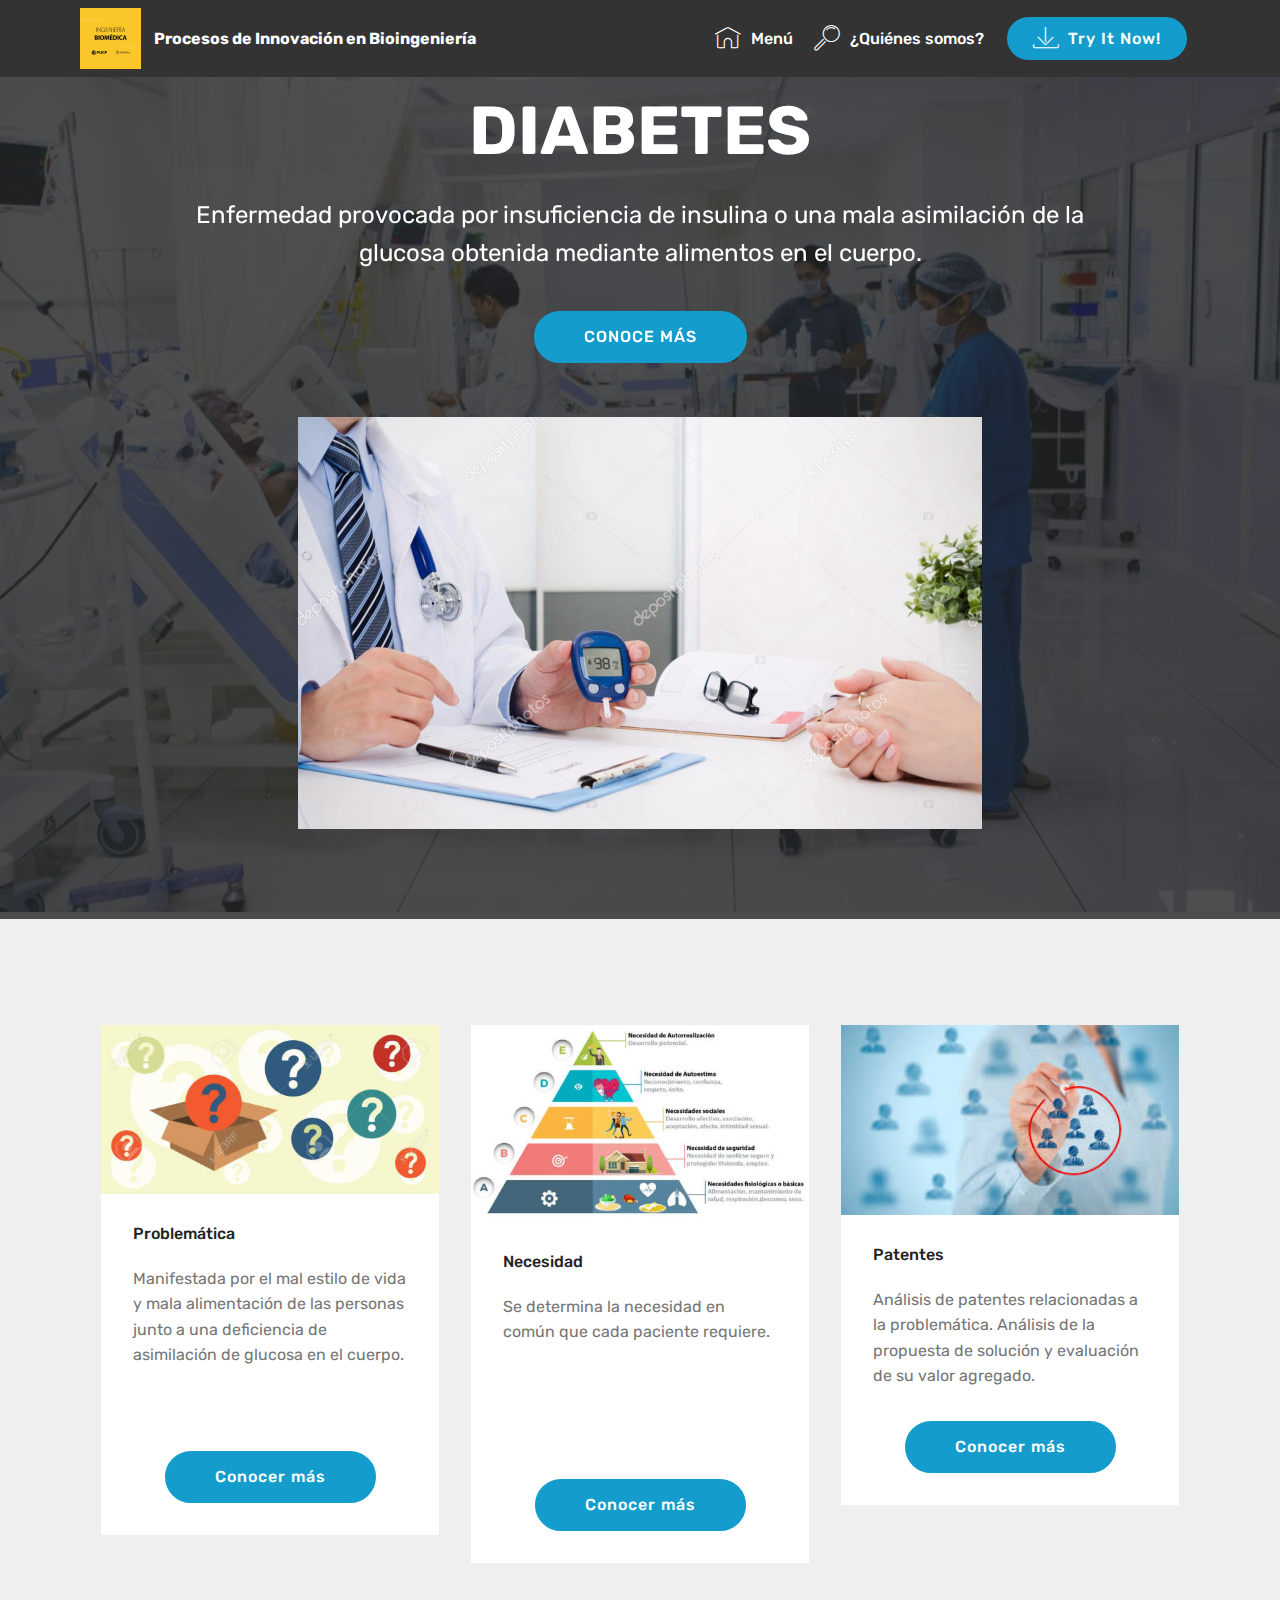
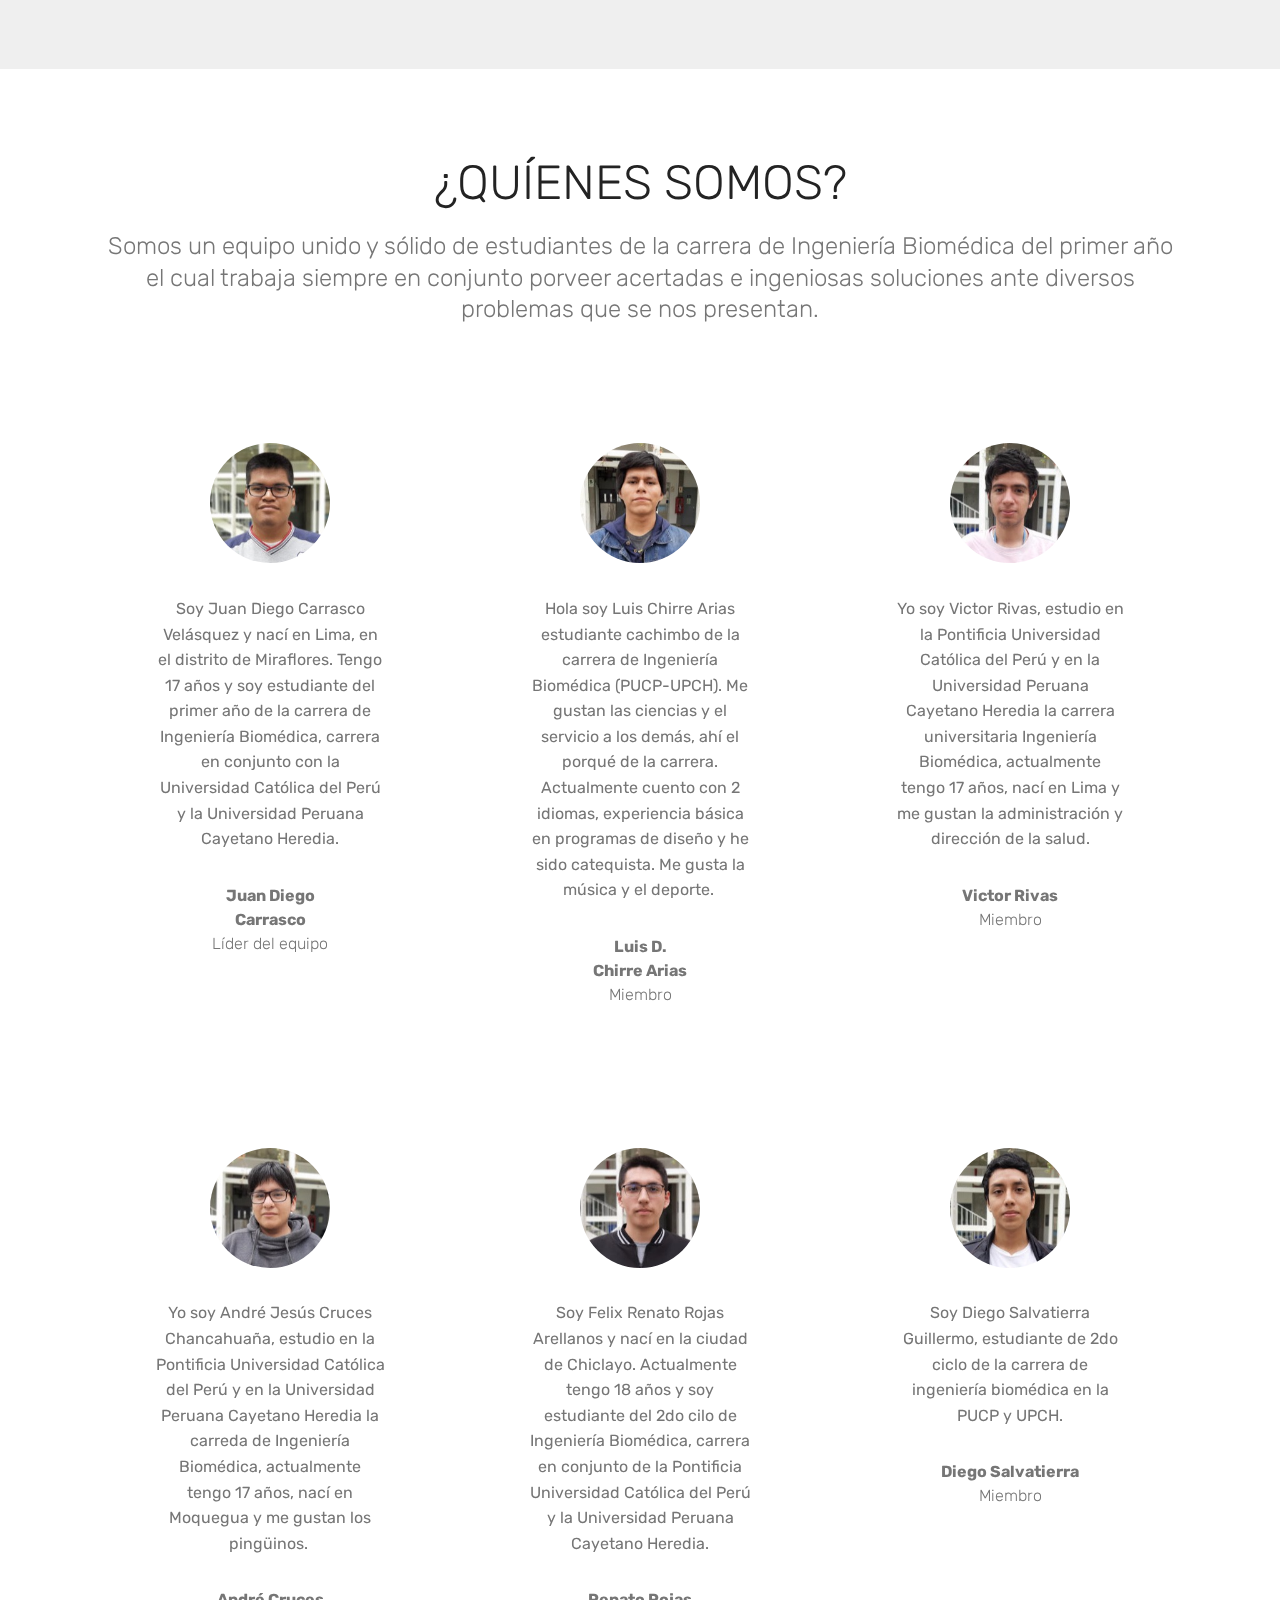
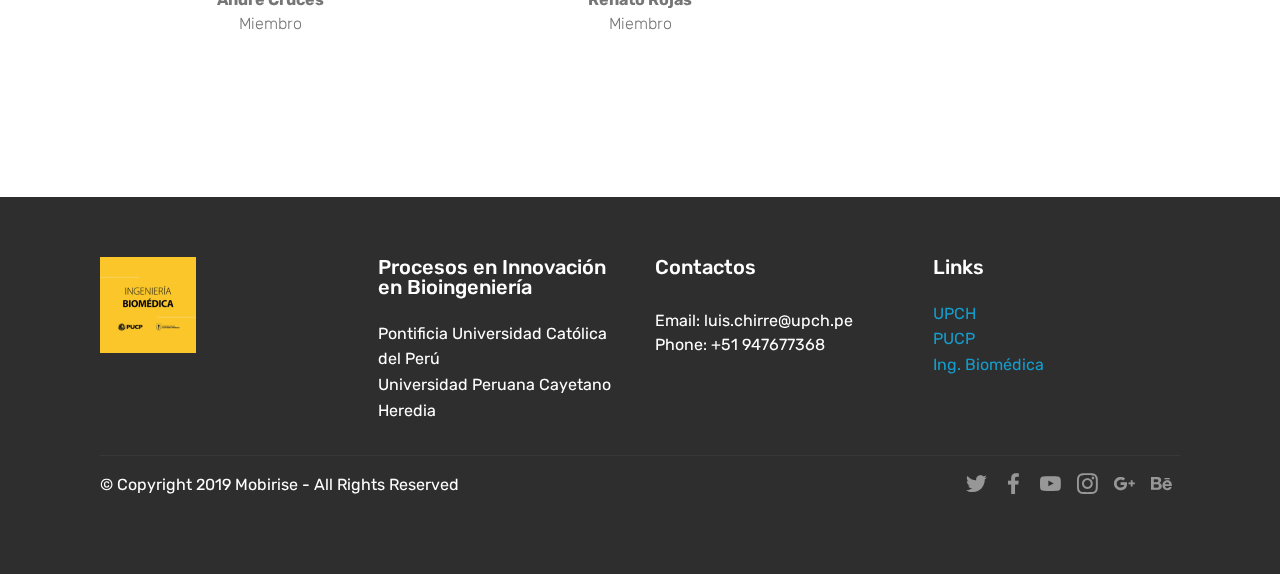
<file: index.html>
<!DOCTYPE html>
<html  >
<head>
  <!-- Site made with Mobirise Website Builder v4.11.2, https://mobirise.com -->
  <meta charset="UTF-8">
  <meta http-equiv="X-UA-Compatible" content="IE=edge">
  <meta name="generator" content="Mobirise v4.11.2, mobirise.com">
  <meta name="viewport" content="width=device-width, initial-scale=1, minimum-scale=1">
  <link rel="shortcut icon" href="assets/images/descarga-122x122.png" type="image/x-icon">
  <meta name="description" content="">
  
  <title>Home</title>
  <link rel="stylesheet" href="assets/web/assets/mobirise-icons/mobirise-icons.css">
  <link rel="stylesheet" href="assets/bootstrap/css/bootstrap.min.css">
  <link rel="stylesheet" href="assets/bootstrap/css/bootstrap-grid.min.css">
  <link rel="stylesheet" href="assets/bootstrap/css/bootstrap-reboot.min.css">
  <link rel="stylesheet" href="assets/socicon/css/styles.css">
  <link rel="stylesheet" href="assets/tether/tether.min.css">
  <link rel="stylesheet" href="assets/dropdown/css/style.css">
  <link rel="stylesheet" href="assets/theme/css/style.css">
  <link rel="preload" as="style" href="assets/mobirise/css/mbr-additional.css"><link rel="stylesheet" href="assets/mobirise/css/mbr-additional.css" type="text/css">
  
  
  
</head>
<body>
  <section class="menu cid-qTkzRZLJNu" once="menu" id="menu1-0">

    

    <nav class="navbar navbar-expand beta-menu navbar-dropdown align-items-center navbar-fixed-top navbar-toggleable-sm">
        <button class="navbar-toggler navbar-toggler-right" type="button" data-toggle="collapse" data-target="#navbarSupportedContent" aria-controls="navbarSupportedContent" aria-expanded="false" aria-label="Toggle navigation">
            <div class="hamburger">
                <span></span>
                <span></span>
                <span></span>
                <span></span>
            </div>
        </button>
        <div class="menu-logo">
            <div class="navbar-brand">
                <span class="navbar-logo">
                    <a href="https://mobirise.com">
                         <img src="assets/images/descarga-122x122.png" alt="Mobirise" title="" style="height: 3.8rem;">
                    </a>
                </span>
                <span class="navbar-caption-wrap"><a class="navbar-caption text-white display-4" href="#top">
                        Procesos de Innovación en Bioingeniería</a></span>
            </div>
        </div>
        <div class="collapse navbar-collapse" id="navbarSupportedContent">
            <ul class="navbar-nav nav-dropdown" data-app-modern-menu="true"><li class="nav-item">
                    <a class="nav-link link text-white display-4" href="#top">
                        <span class="mbri-home mbr-iconfont mbr-iconfont-btn"></span>
                        Menú</a>
                </li>
                <li class="nav-item">
                    <a class="nav-link link text-white display-4" href="index.html#testimonials1-t">
                        <span class="mbri-search mbr-iconfont mbr-iconfont-btn"></span>¿Quiénes somos?</a>
                </li></ul>
            <div class="navbar-buttons mbr-section-btn"><a class="btn btn-sm btn-primary display-4" href="https://mobirise.com">
                    <span class="mbri-save mbr-iconfont mbr-iconfont-btn "></span>
                    Try It Now!
                </a></div>
        </div>
    </nav>
</section>

<section class="engine"><a href="https://mobirise.info/h">create your own web page for free</a></section><section class="header4 cid-rFGPLbHQD1 mbr-parallax-background" id="header4-p">

    

    <div class="mbr-overlay" style="opacity: 0.8; background-color: rgb(35, 35, 35);">
    </div>

    <div class="container">
        <div class="row justify-content-md-center">
            <div class="media-content col-md-10">
                <h1 class="mbr-section-title align-center mbr-white pb-3 mbr-bold mbr-fonts-style display-1">DIABETES</h1>
                
                <div class="mbr-text align-center mbr-white pb-3">
                    <p class="mbr-text mbr-fonts-style display-5">
                        Enfermedad provocada por insuficiencia de insulina o una mala asimilación de la glucosa obtenida mediante alimentos en el cuerpo.
                    </p>
                </div>
                <div class="mbr-section-btn align-center"><a class="btn btn-md btn-primary display-4" href="https://www.paho.org/per/index.php?option=com_content&view=article&id=3616:diabetes&Itemid=794" target="_blank">CONOCE MÁS</a></div>
            </div>
            <div class="mbr-figure pt-5">
                <img src="assets/images/depositphotos-197685392-stock-photo-doctor-shows-glucometer-glucose-level-1368x915.jpeg" alt="Mobirise" title="" style="width: 60%;">
            </div>
        </div>
    </div>
</section>

<section class="features3 cid-rFGQPT666I" id="features3-r">

    

    
    <div class="container">
        <div class="media-container-row">
            <div class="card p-3 col-12 col-md-6 col-lg-4">
                <div class="card-wrapper">
                    <div class="card-img">
                        <img src="assets/images/85181660-ilustracin-vectorial-de-pancarta-horizontal-del-sitio-web-para-el-concepto-de-situacin-problemtica-con-si-492x246.jpg" alt="Mobirise" title="">
                    </div>
                    <div class="card-box">
                        <h4 class="card-title mbr-fonts-style display-7">
                            Problemática</h4>
                        <p class="mbr-text mbr-fonts-style display-7">Manifestada por el mal estilo de vida y mala alimentación de las personas junto a una deficiencia de asimilación de glucosa en el cuerpo.<br><br><br>
                        </p>
                    </div>
                    <div class="mbr-section-btn text-center"><a href="page2.html" class="btn btn-primary display-4">
                            Conocer más</a></div>
                </div>
            </div>

            <div class="card p-3 col-12 col-md-6 col-lg-4">
                <div class="card-wrapper">
                    <div class="card-img">
                        <img src="assets/images/piramide-de-maslow-necesidades-492x287.jpg" alt="Mobirise" title="">
                    </div>
                    <div class="card-box">
                        <h4 class="card-title mbr-fonts-style display-7">
                            Necesidad</h4>
                        <p class="mbr-text mbr-fonts-style display-7">
                            Se determina la necesidad en común que cada paciente requiere.<br><br><br><br><br></p>
                    </div>
                    <div class="mbr-section-btn text-center"><a href="page3.html" class="btn btn-primary display-4">
                            Conocer más</a></div>
                </div>
            </div>

            <div class="card p-3 col-12 col-md-6 col-lg-4">
                <div class="card-wrapper">
                    <div class="card-img">
                        <img src="assets/images/descarga-1-299x168.jpg" alt="Mobirise" title="">
                    </div>
                    <div class="card-box">
                        <h4 class="card-title mbr-fonts-style display-7">
                            Patentes</h4>
                        <p class="mbr-text mbr-fonts-style display-7">Análisis de patentes relacionadas a la problemática.&nbsp;Análisis de la propuesta de solución y evaluación de su valor agregado.</p>
                    </div>
                    <div class="mbr-section-btn text-center"><a href="page4.html" class="btn btn-primary display-4">
                            Conocer más</a></div>
                </div>
            </div>

            
        </div>
    </div>
</section>

<section class="testimonials1 cid-rFGR1BLMwp" id="testimonials1-t">

    

    
    <div class="container">
        <div class="media-container-row">
            <div class="title col-12 align-center">
                <h2 class="pb-3 mbr-fonts-style display-2">¿QUÍENES SOMOS?</h2>
                <h3 class="mbr-section-subtitle mbr-light pb-3 mbr-fonts-style display-5">
                    Somos un equipo unido y sólido de estudiantes de la carrera de Ingeniería Biomédica del primer año el cual trabaja siempre en conjunto porveer acertadas e ingeniosas soluciones ante diversos problemas que se nos presentan.</h3>
            </div>
        </div>
    </div>

    <div class="container pt-3 mt-2">
        <div class="media-container-row">
            <div class="mbr-testimonial p-3 align-center col-12 col-md-6 col-lg-4">
                <div class="panel-item p-3">
                    <div class="card-block">
                        <div class="testimonial-photo">
                            <img src="assets/images/1715603e-a098-4e8e-b053-46a58d344de2-240x427.jpeg" alt="" title="">
                        </div>
                        <p class="mbr-text mbr-fonts-style display-7">
                           Soy Juan Diego Carrasco Velásquez y nací en Lima, en el distrito de Miraflores. Tengo 17 años y soy estudiante del primer año de la carrera de Ingeniería Biomédica, carrera en conjunto con la Universidad Católica del Perú y la Universidad Peruana Cayetano Heredia.</p>
                    </div>
                    <div class="card-footer">
                        <div class="mbr-author-name mbr-bold mbr-fonts-style display-7">Juan Diego<br>Carrasco</div>
                        <small class="mbr-author-desc mbr-italic mbr-light mbr-fonts-style display-7">Líder del equipo</small>
                    </div>
                </div>
            </div>

            <div class="mbr-testimonial p-3 align-center col-12 col-md-6 col-lg-4">
                <div class="panel-item p-3">
                    <div class="card-block">
                        <div class="testimonial-photo">
                            <img src="assets/images/cbf10cd0-957e-47b9-b127-5bb031bb132e-240x427.jpeg" alt="" title="">
                        </div>
                        <p class="mbr-text mbr-fonts-style display-7">Hola soy Luis Chirre Arias estudiante cachimbo de la carrera de Ingeniería Biomédica (PUCP-UPCH). Me gustan las ciencias y el servicio a los demás, ahí el porqué de la carrera. Actualmente cuento con 2 idiomas, experiencia básica en programas de diseño y he sido catequista. Me gusta la música y el deporte.&nbsp;</p>
                    </div>
                    <div class="card-footer">
                        <div class="mbr-author-name mbr-bold mbr-fonts-style display-7">
                             Luis D.<br>Chirre Arias</div>
                        <small class="mbr-author-desc mbr-italic mbr-light mbr-fonts-style display-7">Miembro</small>
                    </div>
                </div>
            </div>

            <div class="mbr-testimonial p-3 align-center col-12 col-md-6 col-lg-4">
                <div class="panel-item p-3">
                    <div class="card-block">
                        <div class="testimonial-photo">
                            <img src="assets/images/d8759336-33fe-4178-94bc-4ed63f761124-240x427.jpeg" alt="" title="">
                        </div>
                        <p class="mbr-text mbr-fonts-style display-7">
                           Yo soy Victor Rivas, estudio en la Pontificia Universidad Católica del Perú y en la Universidad Peruana Cayetano Heredia la carrera universitaria Ingeniería Biomédica, actualmente tengo 17 años, nací en Lima y me gustan la administración y dirección de la salud.</p>
                    </div>
                    <div class="card-footer">
                        <div class="mbr-author-name mbr-bold mbr-fonts-style display-7">
                             Victor Rivas</div>
                        <small class="mbr-author-desc mbr-italic mbr-light mbr-fonts-style display-7">
                               Miembro</small>
                    </div>
                </div>
            </div>

            <div class="mbr-testimonial p-3 align-center col-12 col-md-6 col-lg-4">
                <div class="panel-item p-3">
                    <div class="card-block">
                        <div class="testimonial-photo">
                            <img src="assets/images/a374c890-381a-4320-aa57-b5db303b645b-240x427.jpeg" alt="" title="">
                        </div>
                        <p class="mbr-text mbr-fonts-style display-7">
                           Yo soy André Jesús Cruces Chancahuaña, estudio en la Pontificia Universidad Católica del Perú y en la Universidad Peruana Cayetano Heredia la carreda de Ingeniería Biomédica, actualmente tengo 17 años, nací en Moquegua y me gustan los pingüinos.&nbsp;</p>
                    </div>
                    <div class="card-footer">
                        <div class="mbr-author-name mbr-bold mbr-fonts-style display-7">
                             André Cruces</div>
                        <small class="mbr-author-desc mbr-italic mbr-light mbr-fonts-style display-7">Miembro</small>
                    </div>
                </div>
            </div>

            <div class="mbr-testimonial p-3 align-center col-12 col-md-6 col-lg-4">
                <div class="panel-item p-3">
                    <div class="card-block">
                        <div class="testimonial-photo">
                            <img src="assets/images/ff1a53ee-da06-4bde-92af-97e6ede9dede-240x427.jpeg" alt="" title="">
                        </div>
                        <p class="mbr-text mbr-fonts-style display-7">
                           Soy Felix Renato Rojas Arellanos y nací en la ciudad de Chiclayo. Actualmente tengo 18 años y soy estudiante del 2do cilo de Ingeniería Biomédica, carrera en conjunto de la Pontificia Universidad Católica del Perú y la Universidad Peruana Cayetano Heredia.</p>
                    </div>
                    <div class="card-footer">
                        <div class="mbr-author-name mbr-bold mbr-fonts-style display-7">
                             Renato Rojas</div>
                        <small class="mbr-author-desc mbr-italic mbr-light mbr-fonts-style display-7">
                               Miembro</small>
                    </div>
                </div>
            </div>

            <div class="mbr-testimonial p-3 align-center col-12 col-md-6 col-lg-4">
                <div class="panel-item p-3">
                    <div class="card-block">
                        <div class="testimonial-photo">
                            <img src="assets/images/2c195d8a-caee-4c7c-ad57-160a2962fbd9-240x427.jpeg" alt="" title="">
                        </div>
                        <p class="mbr-text mbr-fonts-style display-7">
                           Soy Diego Salvatierra Guillermo, estudiante de 2do ciclo de la carrera de ingeniería biomédica en la PUCP y UPCH.</p></div>
                    <div class="card-footer">
                        <div class="mbr-author-name mbr-bold mbr-fonts-style display-7">
                             Diego Salvatierra</div>
                        <small class="mbr-author-desc mbr-italic mbr-light mbr-fonts-style display-7">
                               Miembro</small>
                    </div>
                </div>
            </div>
        </div>
    </div>   
</section>

<section class="cid-rEzl1y5PMN" id="footer1-5">

    

    

    <div class="container">
        <div class="media-container-row content text-white">
            <div class="col-12 col-md-3">
                <div class="media-wrap">
                    <a href="https://mobirise.co/">
                        <img src="assets/images/descarga-192x192.png" alt="Mobirise" title="">
                    </a>
                </div>
            </div>
            <div class="col-12 col-md-3 mbr-fonts-style display-7">
                <h5 class="pb-3">
                    Procesos en Innovación<br>en Bioingeniería</h5>
                <p class="mbr-text">Pontificia Universidad Católica del Perú<br>Universidad Peruana Cayetano Heredia</p>
            </div>
            <div class="col-12 col-md-3 mbr-fonts-style display-7">
                <h5 class="pb-3">
                    Contactos</h5>
                <p class="mbr-text"></p><p>
                    Email: luis.chirre@upch.pe<br>Phone: +51 947677368<br></p><p></p>
            </div>
            <div class="col-12 col-md-3 mbr-fonts-style display-7">
                <h5 class="pb-3">
                    Links
                </h5>
                <p class="mbr-text"><a href="https://www.cayetano.edu.pe/">UPCH</a><br><a href="https://www.pucp.edu.pe/">PUCP</a><br><a href="https://www.pucp.edu.pe/es/carrera/ingenieria-biomedica/">Ing. Biomédica</a></p>
            </div>
        </div>
        <div class="footer-lower">
            <div class="media-container-row">
                <div class="col-sm-12">
                    <hr>
                </div>
            </div>
            <div class="media-container-row mbr-white">
                <div class="col-sm-6 copyright">
                    <p class="mbr-text mbr-fonts-style display-7">
                        © Copyright 2019 Mobirise - All Rights Reserved
                    </p>
                </div>
                <div class="col-md-6">
                    <div class="social-list align-right">
                        <div class="soc-item">
                            <a href="https://twitter.com/mobirise" target="_blank">
                                <span class="socicon-twitter socicon mbr-iconfont mbr-iconfont-social"></span>
                            </a>
                        </div>
                        <div class="soc-item">
                            <a href="https://www.facebook.com/pages/Mobirise/1616226671953247" target="_blank">
                                <span class="socicon-facebook socicon mbr-iconfont mbr-iconfont-social"></span>
                            </a>
                        </div>
                        <div class="soc-item">
                            <a href="https://www.youtube.com/c/mobirise" target="_blank">
                                <span class="socicon-youtube socicon mbr-iconfont mbr-iconfont-social"></span>
                            </a>
                        </div>
                        <div class="soc-item">
                            <a href="https://instagram.com/mobirise" target="_blank">
                                <span class="socicon-instagram socicon mbr-iconfont mbr-iconfont-social"></span>
                            </a>
                        </div>
                        <div class="soc-item">
                            <a href="https://plus.google.com/u/0/+Mobirise" target="_blank">
                                <span class="socicon-googleplus socicon mbr-iconfont mbr-iconfont-social"></span>
                            </a>
                        </div>
                        <div class="soc-item">
                            <a href="https://www.behance.net/Mobirise" target="_blank">
                                <span class="socicon-behance socicon mbr-iconfont mbr-iconfont-social"></span>
                            </a>
                        </div>
                    </div>
                </div>
            </div>
        </div>
    </div>
</section>


  <script src="assets/web/assets/jquery/jquery.min.js"></script>
  <script src="assets/popper/popper.min.js"></script>
  <script src="assets/bootstrap/js/bootstrap.min.js"></script>
  <script src="assets/tether/tether.min.js"></script>
  <script src="assets/dropdown/js/nav-dropdown.js"></script>
  <script src="assets/dropdown/js/navbar-dropdown.js"></script>
  <script src="assets/touchswipe/jquery.touch-swipe.min.js"></script>
  <script src="assets/parallax/jarallax.min.js"></script>
  <script src="assets/smoothscroll/smooth-scroll.js"></script>
  <script src="assets/theme/js/script.js"></script>
  
  
</body>
</html>
</file>
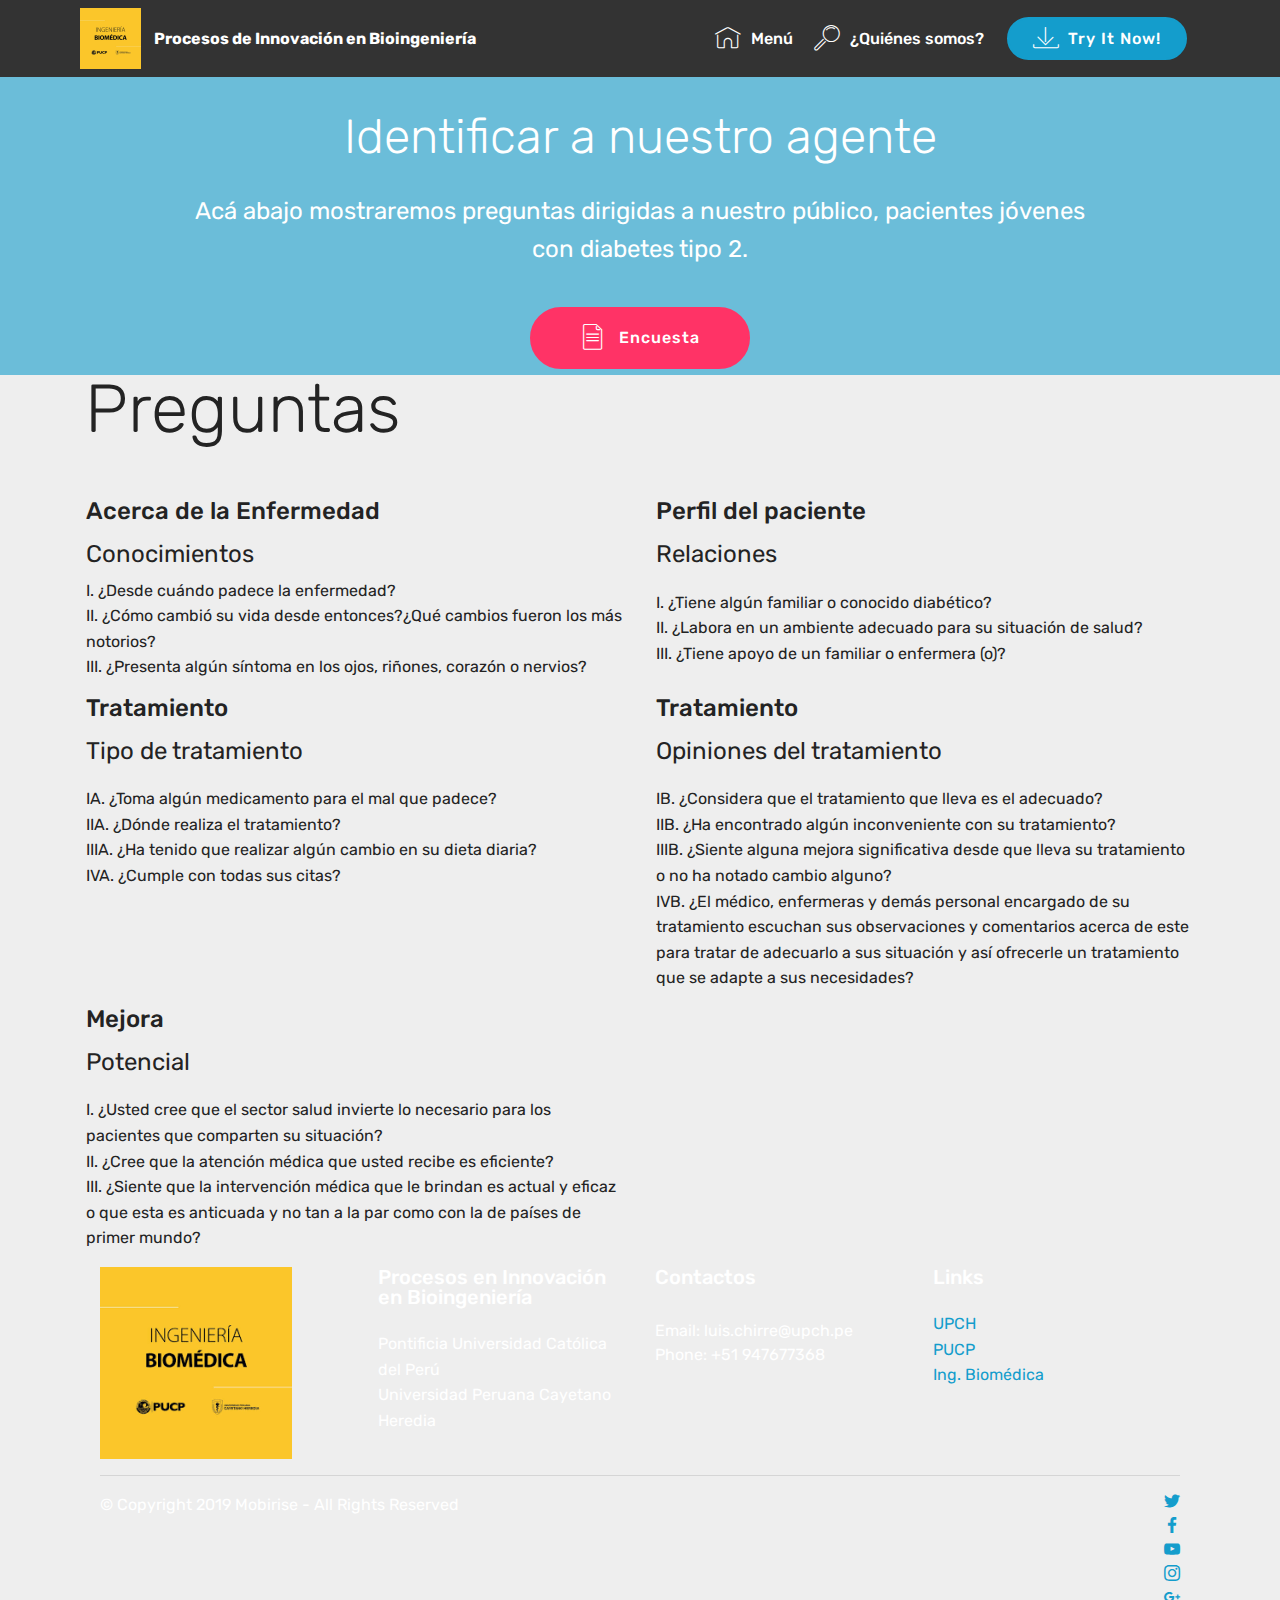
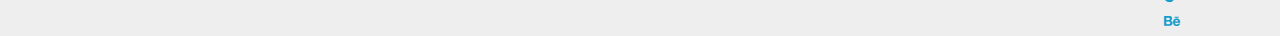
<file: page1.html>
<!DOCTYPE html>
<html  >
<head>
  <!-- Site made with Mobirise Website Builder v4.11.2, https://mobirise.com -->
  <meta charset="UTF-8">
  <meta http-equiv="X-UA-Compatible" content="IE=edge">
  <meta name="generator" content="Mobirise v4.11.2, mobirise.com">
  <meta name="viewport" content="width=device-width, initial-scale=1, minimum-scale=1">
  <link rel="shortcut icon" href="assets/images/descarga-122x122.png" type="image/x-icon">
  <meta name="description" content="Web Creator Description">
  
  <title>Page 1</title>
  <link rel="stylesheet" href="assets/web/assets/mobirise-icons/mobirise-icons.css">
  <link rel="stylesheet" href="assets/bootstrap/css/bootstrap.min.css">
  <link rel="stylesheet" href="assets/bootstrap/css/bootstrap-grid.min.css">
  <link rel="stylesheet" href="assets/bootstrap/css/bootstrap-reboot.min.css">
  <link rel="stylesheet" href="assets/socicon/css/styles.css">
  <link rel="stylesheet" href="assets/tether/tether.min.css">
  <link rel="stylesheet" href="assets/dropdown/css/style.css">
  <link rel="stylesheet" href="assets/theme/css/style.css">
  <link rel="preload" as="style" href="assets/mobirise/css/mbr-additional.css"><link rel="stylesheet" href="assets/mobirise/css/mbr-additional.css" type="text/css">
  
  
  
</head>
<body>
  <section class="menu cid-qTkzRZLJNu" once="menu" id="menu1-4">

    

    <nav class="navbar navbar-expand beta-menu navbar-dropdown align-items-center navbar-fixed-top navbar-toggleable-sm">
        <button class="navbar-toggler navbar-toggler-right" type="button" data-toggle="collapse" data-target="#navbarSupportedContent" aria-controls="navbarSupportedContent" aria-expanded="false" aria-label="Toggle navigation">
            <div class="hamburger">
                <span></span>
                <span></span>
                <span></span>
                <span></span>
            </div>
        </button>
        <div class="menu-logo">
            <div class="navbar-brand">
                <span class="navbar-logo">
                    <a href="https://mobirise.com">
                         <img src="assets/images/descarga-122x122.png" alt="Mobirise" title="" style="height: 3.8rem;">
                    </a>
                </span>
                <span class="navbar-caption-wrap"><a class="navbar-caption text-white display-4" href="#top">
                        Procesos de Innovación en Bioingeniería</a></span>
            </div>
        </div>
        <div class="collapse navbar-collapse" id="navbarSupportedContent">
            <ul class="navbar-nav nav-dropdown" data-app-modern-menu="true"><li class="nav-item">
                    <a class="nav-link link text-white display-4" href="#top">
                        <span class="mbri-home mbr-iconfont mbr-iconfont-btn"></span>
                        Menú</a>
                </li>
                <li class="nav-item">
                    <a class="nav-link link text-white display-4" href="index.html#testimonials1-t">
                        <span class="mbri-search mbr-iconfont mbr-iconfont-btn"></span>¿Quiénes somos?</a>
                </li></ul>
            <div class="navbar-buttons mbr-section-btn"><a class="btn btn-sm btn-primary display-4" href="https://mobirise.com">
                    <span class="mbri-save mbr-iconfont mbr-iconfont-btn "></span>
                    Try It Now!
                </a></div>
        </div>
    </nav>
</section>

<section class="engine"><a href="https://mobirise.info/b">how to create a site for free</a></section><section class="header1 cid-rEzpc2heYX mbr-parallax-background" id="header1-6">

    

    <div class="mbr-overlay" style="opacity: 0.6; background-color: rgb(20, 157, 204);">
    </div>

    <div class="container">
        <div class="row justify-content-md-center">
            <div class="mbr-white col-md-10">
                <h1 class="mbr-section-title align-center mbr-bold pb-3 mbr-fonts-style display-1">
                    Encuesta</h1>
                <h3 class="mbr-section-subtitle align-center mbr-light pb-3 mbr-fonts-style display-2">
                    Identificar a nuestro agente</h3>
                <p class="mbr-text align-center pb-3 mbr-fonts-style display-5">Acá abajo mostraremos preguntas dirigidas a nuestro público, pacientes jóvenes con diabetes tipo 2.</p>
                <div class="mbr-section-btn align-center"><a class="btn btn-md btn-secondary display-4" href="https://docs.google.com/document/d/1KiKRNWpcL0JG5NRUeLrlOdiHPG5YzaoZfhnLX-RYWN4/edit?usp=sharing" target="_blank">
                        <span class="mbr-iconfont mbri-file"></span>Encuesta</a></div>
            </div>
        </div>
    </div>

</section>

<section class="services3 cid-rEzpiFIVXh" id="services3-7">
    <!---->
    
    <!---->
    <!--Overlay-->
    
    <!--Container-->
    <div class="container">
        <div class="row">
            <!--Titles-->
            <div class="title pb-5 col-12">
                <h2 class="align-left mbr-fonts-style display-1">
                    Preguntas</h2>
                
            </div>
            <!--Card-1-->
            <div class="card px-3 col-12 col-md-6">
                <div class="card-wrapper media-container-row media-container-row">
                    <div class="card-box">
                        <div class="top-line pb-1">
                            <h4 class="card-title mbr-fonts-style display-5">Acerca de la Enfermedad</h4>
                            <p class="mbr-text card-title cost mbr-fonts-style m-0 display-5">Conocimientos</p>
                        </div>
                        <div class="bottom-line">
                            <p class="mbr-text mbr-fonts-style display-7">I. ¿Desde cuándo padece la enfermedad?
<br>II. ¿Cómo cambió su vida desde entonces?¿Qué cambios fueron los más notorios?
<br>III. ¿Presenta algún síntoma en los ojos, riñones, corazón o nervios?&nbsp;<br></p>
                        </div>
                    </div>
                </div>
            </div>
            <!--Card-2-->
            <div class="card px-3 col-12 col-md-6">
                <div class="card-wrapper media-container-row media-container-row">
                    <div class="card-box">
                        <div class="top-line pb-3">
                            <h4 class="card-title mbr-fonts-style display-5">
                                Perfil del paciente</h4>
                            <p class="mbr-text card-title cost mbr-fonts-style m-0 display-5">Relaciones</p>
                        </div>
                        <div class="bottom-line">
                            <p class="mbr-text mbr-fonts-style display-7">I. ¿Tiene algún familiar o conocido diabético?
<br>II. ¿Labora en un ambiente adecuado para su situación de salud?
<br>III. ¿Tiene apoyo de un familiar o enfermera (o)?&nbsp;<br></p>
                        </div>
                    </div>
                </div>
            </div>
            <!--Card-3-->
            <div class="card px-3 col-12 col-md-6">
                <div class="card-wrapper media-container-row media-container-row">
                    <div class="card-box">
                        <div class="top-line pb-3">
                            <h4 class="card-title mbr-fonts-style display-5">
                                Tratamiento</h4>
                            <p class="mbr-text card-title cost mbr-fonts-style m-0 display-5">
                                Tipo de tratamiento</p>
                        </div>
                        <div class="bottom-line">
                            <p class="mbr-text mbr-fonts-style display-7">IA. ¿Toma algún medicamento para el mal que padece? 
<br>IIA. ¿Dónde realiza el tratamiento?
<br>IIIA. ¿Ha tenido que realizar algún cambio en su dieta diaria?
<br>IVA. ¿Cumple con todas sus citas?&nbsp;<br></p>
                        </div>
                    </div>
                </div>
            </div>
            <!--Card-4-->
            <div class="card px-3 col-12 col-md-6">
                <div class="card-wrapper media-container-row media-container-row">
                    <div class="card-box">
                        <div class="top-line pb-3">
                            <h4 class="card-title mbr-fonts-style display-5">Tratamiento</h4>
                            <p class="mbr-text card-title cost mbr-fonts-style m-0 display-5">Opiniones del tratamiento</p>
                        </div>
                        <div class="bottom-line">
                            <p class="mbr-text mbr-fonts-style display-7">IB. ¿Considera que el tratamiento que lleva es el adecuado?
<br>IIB. ¿Ha encontrado algún inconveniente con su tratamiento?
<br>IIIB. ¿Siente alguna mejora significativa desde que lleva su tratamiento o no ha notado cambio alguno?
<br>IVB. ¿El médico, enfermeras y demás personal encargado de su tratamiento escuchan sus observaciones y comentarios acerca de este para tratar de adecuarlo a sus situación y así ofrecerle un tratamiento que se adapte a sus necesidades?&nbsp;<br></p>
                        </div>
                    </div>
                </div>
            </div>
            <!--Card-5-->
            <div class="card px-3 col-12 col-md-6">
                <div class="card-wrapper media-container-row media-container-row">
                    <div class="card-box">
                        <div class="top-line pb-3">
                            <h4 class="card-title mbr-fonts-style display-5">
                                Mejora</h4>
                            <p class="mbr-text card-title cost mbr-fonts-style m-0 display-5">Potencial</p>
                        </div>
                        <div class="bottom-line">
                            <p class="mbr-text mbr-fonts-style display-7">I. ¿Usted cree que el sector salud invierte lo necesario para los pacientes que comparten su situación?
<br>II. ¿Cree que la atención médica que usted recibe es eficiente?
<br>III. ¿Siente que la intervención médica que le brindan es actual y eficaz o que esta es anticuada y no tan a la par como con la de países de primer mundo?&nbsp;<br></p>
                        </div>
                    </div>
                </div>
            </div>
            <!--Card-6-->
            
            <!--Card-7-->
            
            <!--Card-8-->
            
            <!--Card-9-->
            
            <!--Card-10-->
            
            <!--Card-11-->
            
            <!--Card-12-->
            
        </div>
    </div>
</section>

<section class="cid-rFGYLQwq9e" id="footer1-v">

    

    

    <div class="container">
        <div class="media-container-row content text-white">
            <div class="col-12 col-md-3">
                <div class="media-wrap">
                    <a href="https://mobirise.co/">
                        <img src="assets/images/descarga-192x192.png" alt="Mobirise" title="">
                    </a>
                </div>
            </div>
            <div class="col-12 col-md-3 mbr-fonts-style display-7">
                <h5 class="pb-3">
                    Procesos en Innovación<br>en Bioingeniería</h5>
                <p class="mbr-text">Pontificia Universidad Católica del Perú<br>Universidad Peruana Cayetano Heredia</p>
            </div>
            <div class="col-12 col-md-3 mbr-fonts-style display-7">
                <h5 class="pb-3">
                    Contactos</h5>
                <p class="mbr-text"></p><p>
                    Email: luis.chirre@upch.pe<br>Phone: +51 947677368<br></p><p></p>
            </div>
            <div class="col-12 col-md-3 mbr-fonts-style display-7">
                <h5 class="pb-3">
                    Links
                </h5>
                <p class="mbr-text"><a href="https://www.cayetano.edu.pe/">UPCH</a><br><a href="https://www.pucp.edu.pe/">PUCP</a><br><a href="https://www.pucp.edu.pe/es/carrera/ingenieria-biomedica/">Ing. Biomédica</a></p>
            </div>
        </div>
        <div class="footer-lower">
            <div class="media-container-row">
                <div class="col-sm-12">
                    <hr>
                </div>
            </div>
            <div class="media-container-row mbr-white">
                <div class="col-sm-6 copyright">
                    <p class="mbr-text mbr-fonts-style display-7">
                        © Copyright 2019 Mobirise - All Rights Reserved
                    </p>
                </div>
                <div class="col-md-6">
                    <div class="social-list align-right">
                        <div class="soc-item">
                            <a href="https://twitter.com/mobirise" target="_blank">
                                <span class="socicon-twitter socicon mbr-iconfont mbr-iconfont-social"></span>
                            </a>
                        </div>
                        <div class="soc-item">
                            <a href="https://www.facebook.com/pages/Mobirise/1616226671953247" target="_blank">
                                <span class="socicon-facebook socicon mbr-iconfont mbr-iconfont-social"></span>
                            </a>
                        </div>
                        <div class="soc-item">
                            <a href="https://www.youtube.com/c/mobirise" target="_blank">
                                <span class="socicon-youtube socicon mbr-iconfont mbr-iconfont-social"></span>
                            </a>
                        </div>
                        <div class="soc-item">
                            <a href="https://instagram.com/mobirise" target="_blank">
                                <span class="socicon-instagram socicon mbr-iconfont mbr-iconfont-social"></span>
                            </a>
                        </div>
                        <div class="soc-item">
                            <a href="https://plus.google.com/u/0/+Mobirise" target="_blank">
                                <span class="socicon-googleplus socicon mbr-iconfont mbr-iconfont-social"></span>
                            </a>
                        </div>
                        <div class="soc-item">
                            <a href="https://www.behance.net/Mobirise" target="_blank">
                                <span class="socicon-behance socicon mbr-iconfont mbr-iconfont-social"></span>
                            </a>
                        </div>
                    </div>
                </div>
            </div>
        </div>
    </div>
</section>


  <script src="assets/web/assets/jquery/jquery.min.js"></script>
  <script src="assets/popper/popper.min.js"></script>
  <script src="assets/bootstrap/js/bootstrap.min.js"></script>
  <script src="assets/tether/tether.min.js"></script>
  <script src="assets/dropdown/js/nav-dropdown.js"></script>
  <script src="assets/dropdown/js/navbar-dropdown.js"></script>
  <script src="assets/touchswipe/jquery.touch-swipe.min.js"></script>
  <script src="assets/parallax/jarallax.min.js"></script>
  <script src="assets/smoothscroll/smooth-scroll.js"></script>
  <script src="assets/theme/js/script.js"></script>
  
  
</body>
</html>
</file>
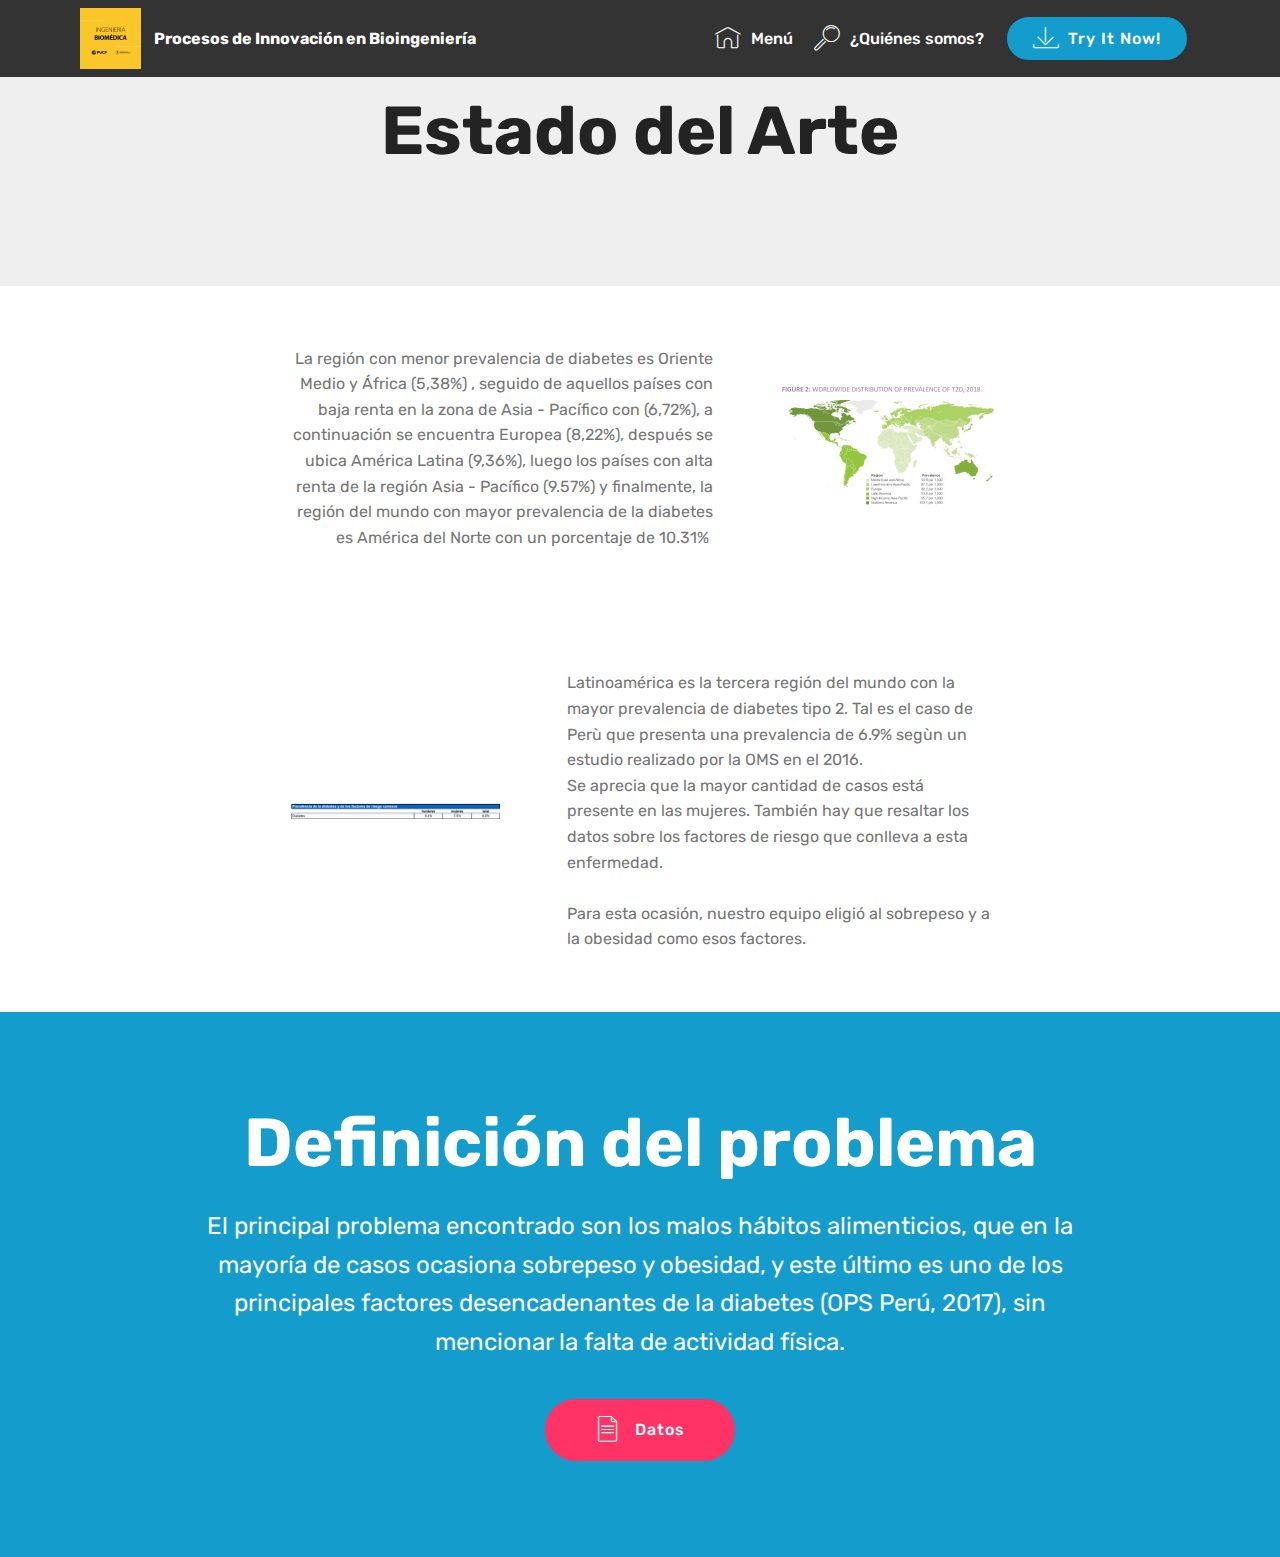
<file: page2.html>
<!DOCTYPE html>
<html  >
<head>
  <!-- Site made with Mobirise Website Builder v4.11.2, https://mobirise.com -->
  <meta charset="UTF-8">
  <meta http-equiv="X-UA-Compatible" content="IE=edge">
  <meta name="generator" content="Mobirise v4.11.2, mobirise.com">
  <meta name="viewport" content="width=device-width, initial-scale=1, minimum-scale=1">
  <link rel="shortcut icon" href="assets/images/descarga-122x122.png" type="image/x-icon">
  <meta name="description" content="Website Builder Description">
  
  <title>Problemática</title>
  <link rel="stylesheet" href="assets/web/assets/mobirise-icons/mobirise-icons.css">
  <link rel="stylesheet" href="assets/bootstrap/css/bootstrap.min.css">
  <link rel="stylesheet" href="assets/bootstrap/css/bootstrap-grid.min.css">
  <link rel="stylesheet" href="assets/bootstrap/css/bootstrap-reboot.min.css">
  <link rel="stylesheet" href="assets/tether/tether.min.css">
  <link rel="stylesheet" href="assets/dropdown/css/style.css">
  <link rel="stylesheet" href="assets/theme/css/style.css">
  <link rel="preload" as="style" href="assets/mobirise/css/mbr-additional.css"><link rel="stylesheet" href="assets/mobirise/css/mbr-additional.css" type="text/css">
  
  
  
</head>
<body>
  <section class="menu cid-qTkzRZLJNu" once="menu" id="menu1-w">

    

    <nav class="navbar navbar-expand beta-menu navbar-dropdown align-items-center navbar-fixed-top navbar-toggleable-sm">
        <button class="navbar-toggler navbar-toggler-right" type="button" data-toggle="collapse" data-target="#navbarSupportedContent" aria-controls="navbarSupportedContent" aria-expanded="false" aria-label="Toggle navigation">
            <div class="hamburger">
                <span></span>
                <span></span>
                <span></span>
                <span></span>
            </div>
        </button>
        <div class="menu-logo">
            <div class="navbar-brand">
                <span class="navbar-logo">
                    <a href="https://mobirise.com">
                         <img src="assets/images/descarga-122x122.png" alt="Mobirise" title="" style="height: 3.8rem;">
                    </a>
                </span>
                <span class="navbar-caption-wrap"><a class="navbar-caption text-white display-4" href="#top">
                        Procesos de Innovación en Bioingeniería</a></span>
            </div>
        </div>
        <div class="collapse navbar-collapse" id="navbarSupportedContent">
            <ul class="navbar-nav nav-dropdown" data-app-modern-menu="true"><li class="nav-item">
                    <a class="nav-link link text-white display-4" href="#top">
                        <span class="mbri-home mbr-iconfont mbr-iconfont-btn"></span>
                        Menú</a>
                </li>
                <li class="nav-item">
                    <a class="nav-link link text-white display-4" href="index.html#testimonials1-t">
                        <span class="mbri-search mbr-iconfont mbr-iconfont-btn"></span>¿Quiénes somos?</a>
                </li></ul>
            <div class="navbar-buttons mbr-section-btn"><a class="btn btn-sm btn-primary display-4" href="https://mobirise.com">
                    <span class="mbri-save mbr-iconfont mbr-iconfont-btn "></span>
                    Try It Now!
                </a></div>
        </div>
    </nav>
</section>

<section class="engine"><a href="https://mobirise.info/c">website builder</a></section><section class="header1 cid-rJcnkUH7eJ" id="header16-x">

    

    

    <div class="container">
        <div class="row justify-content-md-center">
            <div class="col-md-10 align-center">
                <h1 class="mbr-section-title mbr-bold pb-3 mbr-fonts-style display-1">Estado del Arte</h1>
                
                
                
            </div>
        </div>
    </div>

</section>

<section class="mbr-section content7 cid-rJcnXj4ctD" id="content7-z">
          
    

    <div class="container">
        <div class="media-container-row">
            <div class="col-12 col-md-8">
                <div class="media-container-row">
                    <div class="media-content">
                        <div class="mbr-section-text">
                            <p class="mbr-text align-right mb-0 mbr-fonts-style display-7">La región con menor prevalencia de diabetes es Oriente Medio y África (5,38%) , seguido de aquellos países con baja renta en la zona de Asia - Pacífico con (6,72%), a continuación se encuentra Europea (8,22%), después se ubica América Latina (9,36%), luego los países con alta renta de la región Asia - Pacífico (9.57%) y finalmente, la región del mundo con mayor prevalencia de la diabetes es América del Norte con un porcentaje de 10.31%&nbsp;<br></p>
                        </div>
                    </div>
                    <div class="mbr-figure" style="width: 60%;">
                     <img src="assets/images/cuadro-mundo-436x256.jpg" alt="Mobirise" title="">  
                    </div>
                </div>
            </div>
        </div>
    </div>
</section>

<section class="mbr-section content6 cid-rJcqm9MxW4" id="content6-10">
    
     
    
    <div class="container">
        <div class="media-container-row">
            <div class="col-12 col-md-8">
                <div class="media-container-row">
                    <div class="mbr-figure" style="width: 60%;">
                      <img src="assets/images/pasted-image-0-436x33.png" alt="Mobirise" title="">  
                    </div>
                    <div class="media-content">
                        <div class="mbr-section-text">
                            <p class="mbr-text mb-0 mbr-fonts-style display-7">Latinoamérica es la tercera región del mundo con la mayor prevalencia de diabetes tipo 2. Tal es el caso de Perù que presenta una prevalencia de 6.9% segùn un estudio realizado por la OMS en el 2016.&nbsp;<br>Se aprecia  que la mayor cantidad de casos está presente en las mujeres. También hay que resaltar los datos sobre los factores de riesgo que conlleva a esta enfermedad.
<br>
<br>Para esta ocasión, nuestro equipo eligió al sobrepeso y a la obesidad como esos factores.<br></p>
                        </div>
                    </div>
                </div>
            </div>
        </div>
    </div>
</section>

<section class="header1 cid-rJcsDt5nk2 mbr-parallax-background" id="header1-11">

    

    <div class="mbr-overlay" style="opacity: 1; background-color: rgb(20, 157, 204);">
    </div>

    <div class="container">
        <div class="row justify-content-md-center">
            <div class="mbr-white col-md-10">
                <h1 class="mbr-section-title align-center mbr-bold pb-3 mbr-fonts-style display-1">
                    Definición del problema</h1>
                
                <p class="mbr-text align-center pb-3 mbr-fonts-style display-5">
                    El principal problema encontrado son los malos hábitos alimenticios, que en la mayoría de casos ocasiona sobrepeso y obesidad, y este último es uno de los principales factores desencadenantes de la diabetes (OPS Perú, 2017), sin mencionar la falta de actividad física.
                </p>
                <div class="mbr-section-btn align-center"><a class="btn btn-md btn-secondary display-4" href="https://www.paho.org/per/index.php?option=com_content&view=article&id=3926:obesidad-diabetes&Itemid=900" target="_blank">
                        <span class="mbr-iconfont mbri-file"></span>Datos</a></div>
            </div>
        </div>
    </div>

</section>


  <script src="assets/web/assets/jquery/jquery.min.js"></script>
  <script src="assets/popper/popper.min.js"></script>
  <script src="assets/bootstrap/js/bootstrap.min.js"></script>
  <script src="assets/tether/tether.min.js"></script>
  <script src="assets/smoothscroll/smooth-scroll.js"></script>
  <script src="assets/dropdown/js/nav-dropdown.js"></script>
  <script src="assets/dropdown/js/navbar-dropdown.js"></script>
  <script src="assets/touchswipe/jquery.touch-swipe.min.js"></script>
  <script src="assets/parallax/jarallax.min.js"></script>
  <script src="assets/theme/js/script.js"></script>
  
  
</body>
</html>
</file>
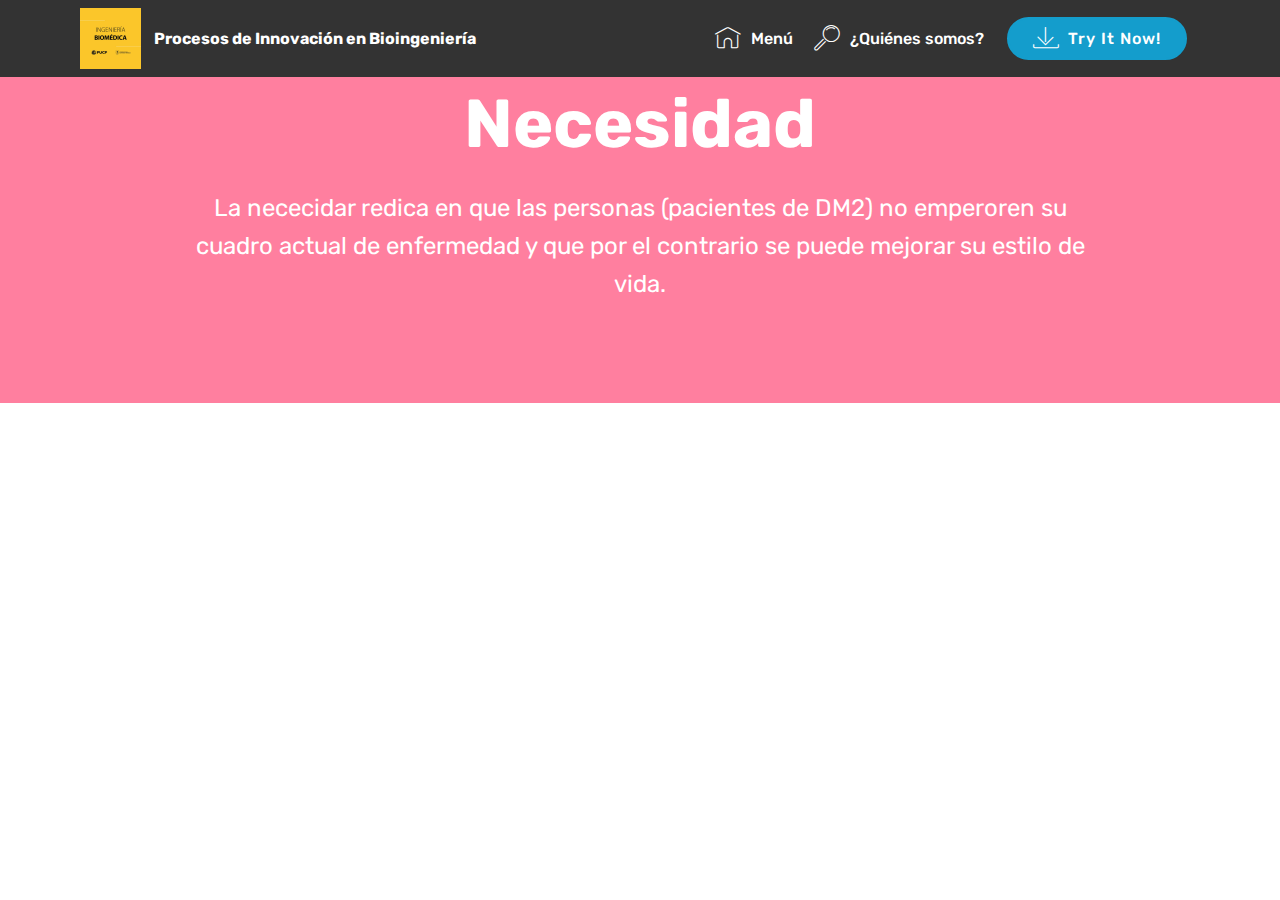
<file: page3.html>
<!DOCTYPE html>
<html  >
<head>
  <!-- Site made with Mobirise Website Builder v4.11.2, https://mobirise.com -->
  <meta charset="UTF-8">
  <meta http-equiv="X-UA-Compatible" content="IE=edge">
  <meta name="generator" content="Mobirise v4.11.2, mobirise.com">
  <meta name="viewport" content="width=device-width, initial-scale=1, minimum-scale=1">
  <link rel="shortcut icon" href="assets/images/descarga-122x122.png" type="image/x-icon">
  <meta name="description" content="Web Page Maker Description">
  
  <title>Necesidad</title>
  <link rel="stylesheet" href="assets/web/assets/mobirise-icons/mobirise-icons.css">
  <link rel="stylesheet" href="assets/bootstrap/css/bootstrap.min.css">
  <link rel="stylesheet" href="assets/bootstrap/css/bootstrap-grid.min.css">
  <link rel="stylesheet" href="assets/bootstrap/css/bootstrap-reboot.min.css">
  <link rel="stylesheet" href="assets/tether/tether.min.css">
  <link rel="stylesheet" href="assets/dropdown/css/style.css">
  <link rel="stylesheet" href="assets/theme/css/style.css">
  <link rel="preload" as="style" href="assets/mobirise/css/mbr-additional.css"><link rel="stylesheet" href="assets/mobirise/css/mbr-additional.css" type="text/css">
  
  
  
</head>
<body>
  <section class="menu cid-qTkzRZLJNu" once="menu" id="menu1-12">

    

    <nav class="navbar navbar-expand beta-menu navbar-dropdown align-items-center navbar-fixed-top navbar-toggleable-sm">
        <button class="navbar-toggler navbar-toggler-right" type="button" data-toggle="collapse" data-target="#navbarSupportedContent" aria-controls="navbarSupportedContent" aria-expanded="false" aria-label="Toggle navigation">
            <div class="hamburger">
                <span></span>
                <span></span>
                <span></span>
                <span></span>
            </div>
        </button>
        <div class="menu-logo">
            <div class="navbar-brand">
                <span class="navbar-logo">
                    <a href="https://mobirise.com">
                         <img src="assets/images/descarga-122x122.png" alt="Mobirise" title="" style="height: 3.8rem;">
                    </a>
                </span>
                <span class="navbar-caption-wrap"><a class="navbar-caption text-white display-4" href="#top">
                        Procesos de Innovación en Bioingeniería</a></span>
            </div>
        </div>
        <div class="collapse navbar-collapse" id="navbarSupportedContent">
            <ul class="navbar-nav nav-dropdown" data-app-modern-menu="true"><li class="nav-item">
                    <a class="nav-link link text-white display-4" href="#top">
                        <span class="mbri-home mbr-iconfont mbr-iconfont-btn"></span>
                        Menú</a>
                </li>
                <li class="nav-item">
                    <a class="nav-link link text-white display-4" href="index.html#testimonials1-t">
                        <span class="mbri-search mbr-iconfont mbr-iconfont-btn"></span>¿Quiénes somos?</a>
                </li></ul>
            <div class="navbar-buttons mbr-section-btn"><a class="btn btn-sm btn-primary display-4" href="https://mobirise.com">
                    <span class="mbri-save mbr-iconfont mbr-iconfont-btn "></span>
                    Try It Now!
                </a></div>
        </div>
    </nav>
</section>

<section class="engine"><a href="https://mobirise.info/v">free html templates</a></section><section class="header8 cid-rJcu6cDv0X mbr-parallax-background" id="header8-13">

    

    <div class="mbr-overlay" style="opacity: 1; background-color: rgb(255, 127, 159);">
    </div>

    <div class="container align-center">
        <div class="row justify-content-md-center">
            <div class="mbr-white col-md-10">
                <h1 class="mbr-section-title align-center py-2 mbr-bold mbr-fonts-style display-1">
                        Necesidad</h1>
                <p class="mbr-text align-center py-2 mbr-fonts-style display-5">La nececidar redica en que las personas (pacientes de DM2) no emperoren su cuadro actual de enfermedad y que por el contrario se puede mejorar su estilo de vida.</p>
                
                
                
            </div>
        </div>
    </div>
    
</section>


  <script src="assets/web/assets/jquery/jquery.min.js"></script>
  <script src="assets/popper/popper.min.js"></script>
  <script src="assets/bootstrap/js/bootstrap.min.js"></script>
  <script src="assets/tether/tether.min.js"></script>
  <script src="assets/dropdown/js/nav-dropdown.js"></script>
  <script src="assets/dropdown/js/navbar-dropdown.js"></script>
  <script src="assets/touchswipe/jquery.touch-swipe.min.js"></script>
  <script src="assets/playervimeo/vimeo_player.js"></script>
  <script src="assets/parallax/jarallax.min.js"></script>
  <script src="assets/smoothscroll/smooth-scroll.js"></script>
  <script src="assets/theme/js/script.js"></script>
  
  
</body>
</html>
</file>
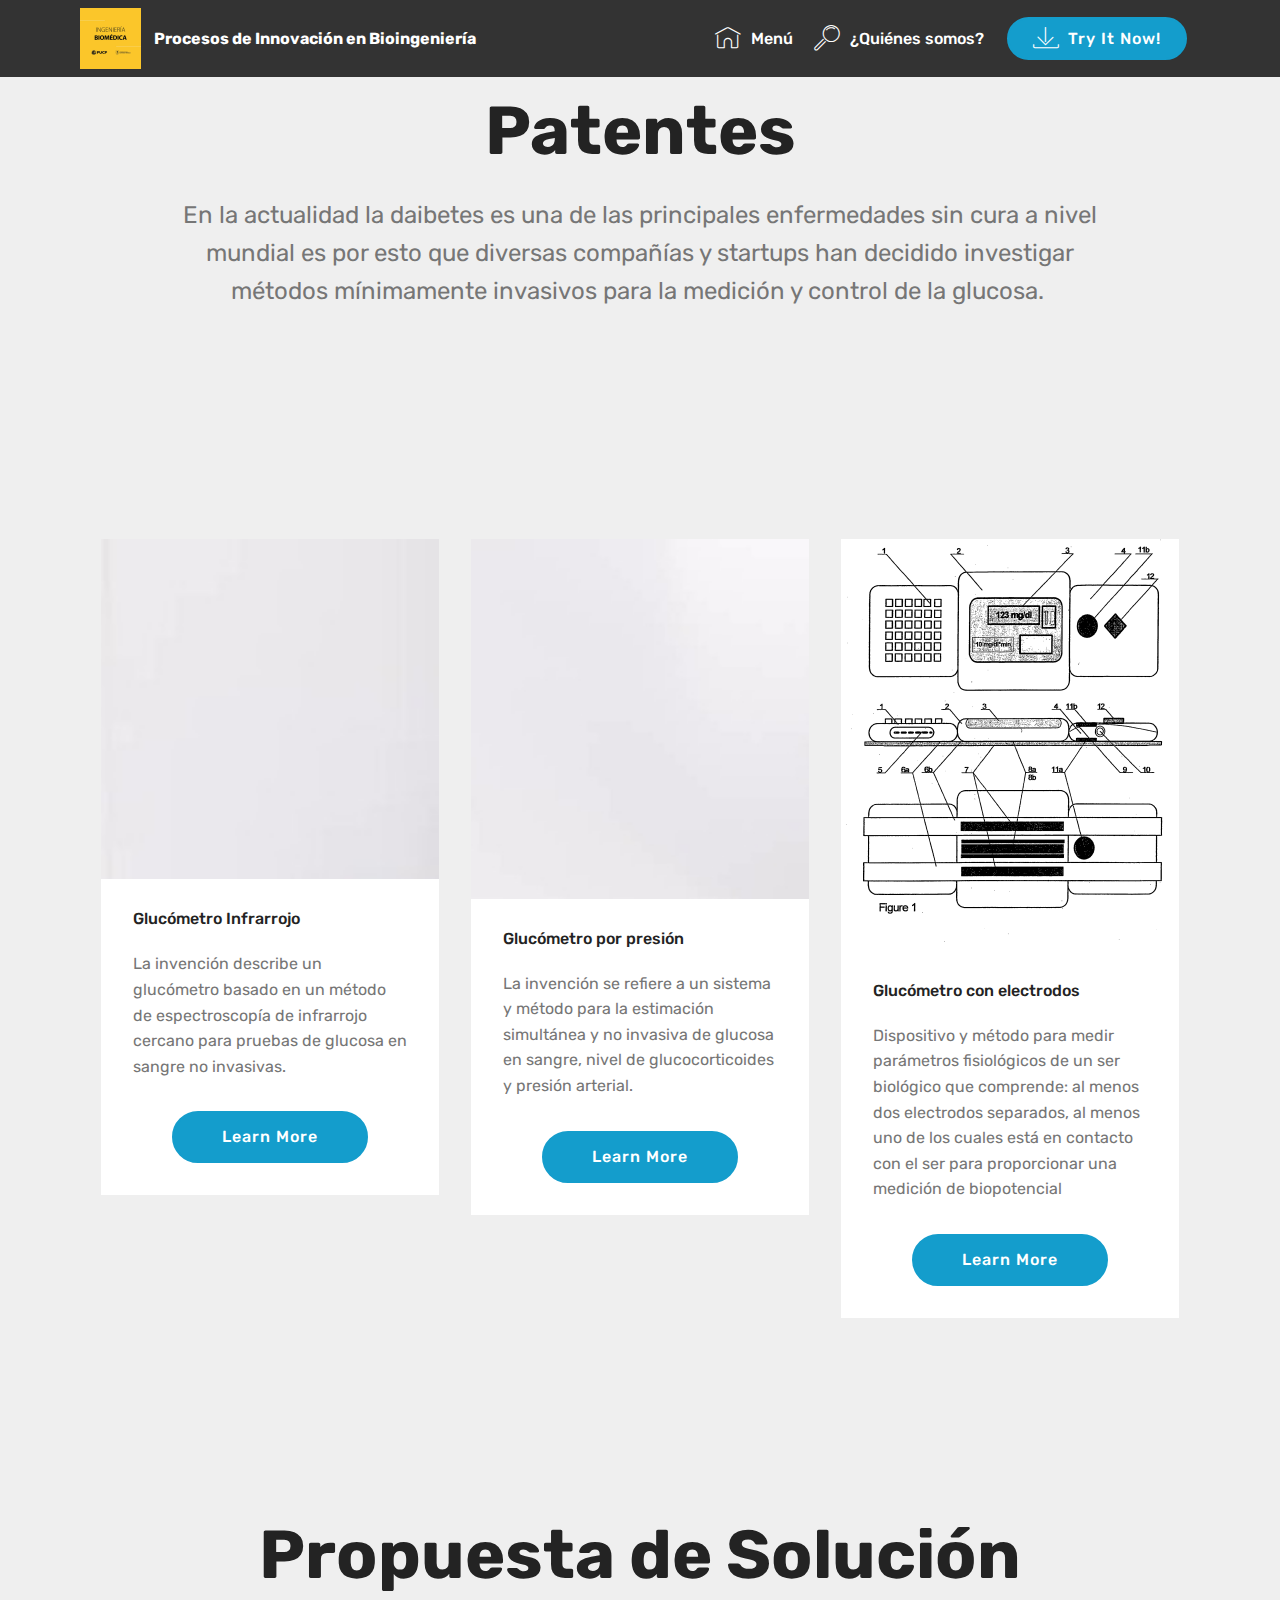
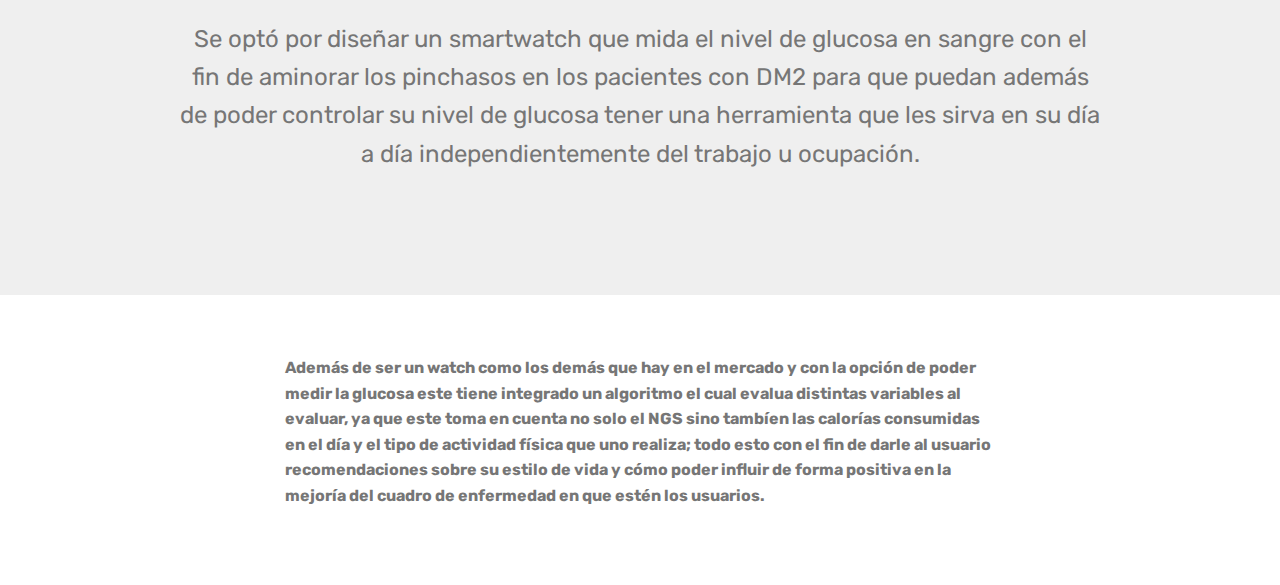
<file: page4.html>
<!DOCTYPE html>
<html  >
<head>
  <!-- Site made with Mobirise Website Builder v4.11.2, https://mobirise.com -->
  <meta charset="UTF-8">
  <meta http-equiv="X-UA-Compatible" content="IE=edge">
  <meta name="generator" content="Mobirise v4.11.2, mobirise.com">
  <meta name="viewport" content="width=device-width, initial-scale=1, minimum-scale=1">
  <link rel="shortcut icon" href="assets/images/descarga-122x122.png" type="image/x-icon">
  <meta name="description" content="Web Builder Description">
  
  <title>Patentes</title>
  <link rel="stylesheet" href="assets/web/assets/mobirise-icons/mobirise-icons.css">
  <link rel="stylesheet" href="assets/bootstrap/css/bootstrap.min.css">
  <link rel="stylesheet" href="assets/bootstrap/css/bootstrap-grid.min.css">
  <link rel="stylesheet" href="assets/bootstrap/css/bootstrap-reboot.min.css">
  <link rel="stylesheet" href="assets/tether/tether.min.css">
  <link rel="stylesheet" href="assets/dropdown/css/style.css">
  <link rel="stylesheet" href="assets/theme/css/style.css">
  <link rel="preload" as="style" href="assets/mobirise/css/mbr-additional.css"><link rel="stylesheet" href="assets/mobirise/css/mbr-additional.css" type="text/css">
  
  
  
</head>
<body>
  <section class="menu cid-qTkzRZLJNu" once="menu" id="menu1-15">

    

    <nav class="navbar navbar-expand beta-menu navbar-dropdown align-items-center navbar-fixed-top navbar-toggleable-sm">
        <button class="navbar-toggler navbar-toggler-right" type="button" data-toggle="collapse" data-target="#navbarSupportedContent" aria-controls="navbarSupportedContent" aria-expanded="false" aria-label="Toggle navigation">
            <div class="hamburger">
                <span></span>
                <span></span>
                <span></span>
                <span></span>
            </div>
        </button>
        <div class="menu-logo">
            <div class="navbar-brand">
                <span class="navbar-logo">
                    <a href="https://mobirise.com">
                         <img src="assets/images/descarga-122x122.png" alt="Mobirise" title="" style="height: 3.8rem;">
                    </a>
                </span>
                <span class="navbar-caption-wrap"><a class="navbar-caption text-white display-4" href="#top">
                        Procesos de Innovación en Bioingeniería</a></span>
            </div>
        </div>
        <div class="collapse navbar-collapse" id="navbarSupportedContent">
            <ul class="navbar-nav nav-dropdown" data-app-modern-menu="true"><li class="nav-item">
                    <a class="nav-link link text-white display-4" href="#top">
                        <span class="mbri-home mbr-iconfont mbr-iconfont-btn"></span>
                        Menú</a>
                </li>
                <li class="nav-item">
                    <a class="nav-link link text-white display-4" href="index.html#testimonials1-t">
                        <span class="mbri-search mbr-iconfont mbr-iconfont-btn"></span>¿Quiénes somos?</a>
                </li></ul>
            <div class="navbar-buttons mbr-section-btn"><a class="btn btn-sm btn-primary display-4" href="https://mobirise.com">
                    <span class="mbri-save mbr-iconfont mbr-iconfont-btn "></span>
                    Try It Now!
                </a></div>
        </div>
    </nav>
</section>

<section class="engine"><a href="https://mobirise.info/q">free responsive site templates</a></section><section class="header1 cid-rJcAORYuq4" id="header16-16">

    

    

    <div class="container">
        <div class="row justify-content-md-center">
            <div class="col-md-10 align-center">
                <h1 class="mbr-section-title mbr-bold pb-3 mbr-fonts-style display-1">
                    Patentes</h1>
                
                <p class="mbr-text pb-3 mbr-fonts-style display-5">En la actualidad la daibetes es una de las principales enfermedades sin cura a nivel mundial es por esto que diversas compañías y startups han decidido investigar métodos mínimamente invasivos para la medición y control de la glucosa.&nbsp;<br></p>
                
            </div>
        </div>
    </div>

</section>

<section class="features3 cid-rJcDgMoXfT" id="features3-19">

    

    
    <div class="container">
        <div class="media-container-row">
            <div class="card p-3 col-12 col-md-6 col-lg-4">
                <div class="card-wrapper">
                    <div class="card-img">
                        <img src="assets/images/background1.jpeg" alt="Mobirise" title="">
                    </div>
                    <div class="card-box">
                        <h4 class="card-title mbr-fonts-style display-7">
                            Glucómetro Infrarrojo</h4>
                        <p class="mbr-text mbr-fonts-style display-7">
                            La invención describe un glucómetro basado en un método de espectroscopía de infrarrojo cercano para pruebas de glucosa en sangre no invasivas.
                        </p>
                    </div>
                    <div class="mbr-section-btn text-center"><a href="https://patents.google.com/patent/CN105232055A/en?oq=glucometer+non+invasive" class="btn btn-primary display-4" target="_blank">
                            Learn More
                        </a></div>
                </div>
            </div>

            <div class="card p-3 col-12 col-md-6 col-lg-4">
                <div class="card-wrapper">
                    <div class="card-img">
                        <img src="assets/images/background2.jpeg" alt="Mobirise" title="">
                    </div>
                    <div class="card-box">
                        <h4 class="card-title mbr-fonts-style display-7">
                            Glucómetro por presión</h4>
                        <p class="mbr-text mbr-fonts-style display-7">La invención se refiere a un sistema y método para la estimación simultánea y no invasiva de glucosa en sangre, nivel de glucocorticoides y presión arterial.</p>
                    </div>
                    <div class="mbr-section-btn text-center"><a href="https://patents.google.com/patent/WO2012072849A3/en?oq=WO+2012%2f072849+A3" class="btn btn-primary display-4" target="_blank">
                            Learn More
                        </a></div>
                </div>
            </div>

            <div class="card p-3 col-12 col-md-6 col-lg-4">
                <div class="card-wrapper">
                    <div class="card-img">
                        <img src="assets/images/us20070255122a1-20071101-d00001-676x824.png" alt="Mobirise" title="">
                    </div>
                    <div class="card-box">
                        <h4 class="card-title mbr-fonts-style display-7">
                            Glucómetro con electrodos</h4>
                        <p class="mbr-text mbr-fonts-style display-7">Dispositivo y método para medir parámetros fisiológicos de un ser biológico que comprende: al menos dos electrodos separados, al menos uno de los cuales está en contacto con el ser para proporcionar una medición de biopotencial</p>
                    </div>
                    <div class="mbr-section-btn text-center"><a href="https://patents.google.com/patent/US20070255122?oq=smartwatch+glucometer" class="btn btn-primary display-4" target="_blank">
                            Learn More
                        </a></div>
                </div>
            </div>

            
        </div>
    </div>
</section>

<section class="header1 cid-rJcIW1j79g" id="header16-1d">

    

    

    <div class="container">
        <div class="row justify-content-md-center">
            <div class="col-md-10 align-center">
                <h1 class="mbr-section-title mbr-bold pb-3 mbr-fonts-style display-1">
                    Propuesta de Solución</h1>
                
                <p class="mbr-text pb-3 mbr-fonts-style display-5">Se optó por diseñar un smartwatch que mida el nivel de glucosa en sangre con el fin de aminorar los pinchasos en los pacientes con DM2 para que puedan además de poder controlar su nivel de glucosa tener una herramienta que les sirva en su día a día independientemente del trabajo u ocupación.</p>
                
            </div>
        </div>
    </div>

</section>

<section class="mbr-section article content1 cid-rJcJ3Q9zTP" id="content1-1e">
    
     

    <div class="container">
        <div class="media-container-row">
            <div class="mbr-text col-12 mbr-fonts-style display-7 col-md-8"><p><strong>Además de ser un watch como los demás que hay en el mercado y con la opción de poder medir la glucosa este tiene integrado un algoritmo el cual evalua distintas variables al evaluar, ya que este toma en cuenta no solo el NGS sino tambíen las calorías consumidas en el día y el tipo de actividad física que uno realiza; todo esto con el fin de darle al usuario recomendaciones sobre su estilo de vida y cómo poder influir de forma positiva en la mejoría del cuadro de enfermedad en que estén los usuarios.</strong></p></div>
        </div>
    </div>
</section>


  <script src="assets/web/assets/jquery/jquery.min.js"></script>
  <script src="assets/popper/popper.min.js"></script>
  <script src="assets/bootstrap/js/bootstrap.min.js"></script>
  <script src="assets/tether/tether.min.js"></script>
  <script src="assets/smoothscroll/smooth-scroll.js"></script>
  <script src="assets/dropdown/js/nav-dropdown.js"></script>
  <script src="assets/dropdown/js/navbar-dropdown.js"></script>
  <script src="assets/touchswipe/jquery.touch-swipe.min.js"></script>
  <script src="assets/theme/js/script.js"></script>
  
  
</body>
</html>
</file>
<file: assets/web/assets/mobirise-icons/mobirise-icons.css>
@font-face {
  font-family: 'MobiriseIcons';
  src:  url('mobirise-icons.eot?spat4u');
  src:  url('mobirise-icons.eot?spat4u#iefix') format('embedded-opentype'),
    url('mobirise-icons.ttf?spat4u') format('truetype'),
    url('mobirise-icons.woff?spat4u') format('woff'),
    url('mobirise-icons.svg?spat4u#MobiriseIcons') format('svg');
  font-weight: normal;
  font-style: normal;
  font-display: swap;
}

[class^="mbri-"], [class*=" mbri-"] {
  /* use !important to prevent issues with browser extensions that change fonts */
  font-family: MobiriseIcons !important;
  speak: none;
  font-style: normal;
  font-weight: normal;
  font-variant: normal;
  text-transform: none;
  line-height: 1;

  /* Better Font Rendering =========== */
  -webkit-font-smoothing: antialiased;
  -moz-osx-font-smoothing: grayscale;
}

.mbri-add-submenu:before {
  content: "\e900";
}
.mbri-alert:before {
  content: "\e901";
}
.mbri-align-center:before {
  content: "\e902";
}
.mbri-align-justify:before {
  content: "\e903";
}
.mbri-align-left:before {
  content: "\e904";
}
.mbri-align-right:before {
  content: "\e905";
}
.mbri-android:before {
  content: "\e906";
}
.mbri-apple:before {
  content: "\e907";
}
.mbri-arrow-down:before {
  content: "\e908";
}
.mbri-arrow-next:before {
  content: "\e909";
}
.mbri-arrow-prev:before {
  content: "\e90a";
}
.mbri-arrow-up:before {
  content: "\e90b";
}
.mbri-bold:before {
  content: "\e90c";
}
.mbri-bookmark:before {
  content: "\e90d";
}
.mbri-bootstrap:before {
  content: "\e90e";
}
.mbri-briefcase:before {
  content: "\e90f";
}
.mbri-browse:before {
  content: "\e910";
}
.mbri-bulleted-list:before {
  content: "\e911";
}
.mbri-calendar:before {
  content: "\e912";
}
.mbri-camera:before {
  content: "\e913";
}
.mbri-cart-add:before {
  content: "\e914";
}
.mbri-cart-full:before {
  content: "\e915";
}
.mbri-cash:before {
  content: "\e916";
}
.mbri-change-style:before {
  content: "\e917";
}
.mbri-chat:before {
  content: "\e918";
}
.mbri-clock:before {
  content: "\e919";
}
.mbri-close:before {
  content: "\e91a";
}
.mbri-cloud:before {
  content: "\e91b";
}
.mbri-code:before {
  content: "\e91c";
}
.mbri-contact-form:before {
  content: "\e91d";
}
.mbri-credit-card:before {
  content: "\e91e";
}
.mbri-cursor-click:before {
  content: "\e91f";
}
.mbri-cust-feedback:before {
  content: "\e920";
}
.mbri-database:before {
  content: "\e921";
}
.mbri-delivery:before {
  content: "\e922";
}
.mbri-desktop:before {
  content: "\e923";
}
.mbri-devices:before {
  content: "\e924";
}
.mbri-down:before {
  content: "\e925";
}
.mbri-download:before {
  content: "\e989";
}
.mbri-drag-n-drop:before {
  content: "\e927";
}
.mbri-drag-n-drop2:before {
  content: "\e928";
}
.mbri-edit:before {
  content: "\e929";
}
.mbri-edit2:before {
  content: "\e92a";
}
.mbri-error:before {
  content: "\e92b";
}
.mbri-extension:before {
  content: "\e92c";
}
.mbri-features:before {
  content: "\e92d";
}
.mbri-file:before {
  content: "\e92e";
}
.mbri-flag:before {
  content: "\e92f";
}
.mbri-folder:before {
  content: "\e930";
}
.mbri-gift:before {
  content: "\e931";
}
.mbri-github:before {
  content: "\e932";
}
.mbri-globe:before {
  content: "\e933";
}
.mbri-globe-2:before {
  content: "\e934";
}
.mbri-growing-chart:before {
  content: "\e935";
}
.mbri-hearth:before {
  content: "\e936";
}
.mbri-help:before {
  content: "\e937";
}
.mbri-home:before {
  content: "\e938";
}
.mbri-hot-cup:before {
  content: "\e939";
}
.mbri-idea:before {
  content: "\e93a";
}
.mbri-image-gallery:before {
  content: "\e93b";
}
.mbri-image-slider:before {
  content: "\e93c";
}
.mbri-info:before {
  content: "\e93d";
}
.mbri-italic:before {
  content: "\e93e";
}
.mbri-key:before {
  content: "\e93f";
}
.mbri-laptop:before {
  content: "\e940";
}
.mbri-layers:before {
  content: "\e941";
}
.mbri-left-right:before {
  content: "\e942";
}
.mbri-left:before {
  content: "\e943";
}
.mbri-letter:before {
  content: "\e944";
}
.mbri-like:before {
  content: "\e945";
}
.mbri-link:before {
  content: "\e946";
}
.mbri-lock:before {
  content: "\e947";
}
.mbri-login:before {
  content: "\e948";
}
.mbri-logout:before {
  content: "\e949";
}
.mbri-magic-stick:before {
  content: "\e94a";
}
.mbri-map-pin:before {
  content: "\e94b";
}
.mbri-menu:before {
  content: "\e94c";
}
.mbri-mobile:before {
  content: "\e94d";
}
.mbri-mobile2:before {
  content: "\e94e";
}
.mbri-mobirise:before {
  content: "\e94f";
}
.mbri-more-horizontal:before {
  content: "\e950";
}
.mbri-more-vertical:before {
  content: "\e951";
}
.mbri-music:before {
  content: "\e952";
}
.mbri-new-file:before {
  content: "\e953";
}
.mbri-numbered-list:before {
  content: "\e954";
}
.mbri-opened-folder:before {
  content: "\e955";
}
.mbri-pages:before {
  content: "\e956";
}
.mbri-paper-plane:before {
  content: "\e957";
}
.mbri-paperclip:before {
  content: "\e958";
}
.mbri-photo:before {
  content: "\e959";
}
.mbri-photos:before {
  content: "\e95a";
}
.mbri-pin:before {
  content: "\e95b";
}
.mbri-play:before {
  content: "\e95c";
}
.mbri-plus:before {
  content: "\e95d";
}
.mbri-preview:before {
  content: "\e95e";
}
.mbri-print:before {
  content: "\e95f";
}
.mbri-protect:before {
  content: "\e960";
}
.mbri-question:before {
  content: "\e961";
}
.mbri-quote-left:before {
  content: "\e962";
}
.mbri-quote-right:before {
  content: "\e963";
}
.mbri-refresh:before {
  content: "\e964";
}
.mbri-responsive:before {
  content: "\e965";
}
.mbri-right:before {
  content: "\e966";
}
.mbri-rocket:before {
  content: "\e967";
}
.mbri-sad-face:before {
  content: "\e968";
}
.mbri-sale:before {
  content: "\e969";
}
.mbri-save:before {
  content: "\e96a";
}
.mbri-search:before {
  content: "\e96b";
}
.mbri-setting:before {
  content: "\e96c";
}
.mbri-setting2:before {
  content: "\e96d";
}
.mbri-setting3:before {
  content: "\e96e";
}
.mbri-share:before {
  content: "\e96f";
}
.mbri-shopping-bag:before {
  content: "\e970";
}
.mbri-shopping-basket:before {
  content: "\e971";
}
.mbri-shopping-cart:before {
  content: "\e972";
}
.mbri-sites:before {
  content: "\e973";
}
.mbri-smile-face:before {
  content: "\e974";
}
.mbri-speed:before {
  content: "\e975";
}
.mbri-star:before {
  content: "\e976";
}
.mbri-success:before {
  content: "\e977";
}
.mbri-sun:before {
  content: "\e978";
}
.mbri-sun2:before {
  content: "\e979";
}
.mbri-tablet:before {
  content: "\e97a";
}
.mbri-tablet-vertical:before {
  content: "\e97b";
}
.mbri-target:before {
  content: "\e97c";
}
.mbri-timer:before {
  content: "\e97d";
}
.mbri-to-ftp:before {
  content: "\e97e";
}
.mbri-to-local-drive:before {
  content: "\e97f";
}
.mbri-touch-swipe:before {
  content: "\e980";
}
.mbri-touch:before {
  content: "\e981";
}
.mbri-trash:before {
  content: "\e982";
}
.mbri-underline:before {
  content: "\e983";
}
.mbri-unlink:before {
  content: "\e984";
}
.mbri-unlock:before {
  content: "\e985";
}
.mbri-up-down:before {
  content: "\e986";
}
.mbri-up:before {
  content: "\e987";
}
.mbri-update:before {
  content: "\e988";
}
.mbri-upload:before {
 content: "\e926"; 
}
.mbri-user:before {
  content: "\e98a";
}
.mbri-user2:before {
  content: "\e98b";
}
.mbri-users:before {
  content: "\e98c";
}
.mbri-video:before {
  content: "\e98d";
}
.mbri-video-play:before {
  content: "\e98e";
}
.mbri-watch:before {
  content: "\e98f";
}
.mbri-website-theme:before {
  content: "\e990";
}
.mbri-wifi:before {
  content: "\e991";
}
.mbri-windows:before {
  content: "\e992";
}
.mbri-zoom-out:before {
  content: "\e993";
}
.mbri-redo:before {
  content: "\e994";
}
.mbri-undo:before {
  content: "\e995";
}
</file>
<file: assets/socicon/css/styles.css>
@charset "UTF-8";

@font-face {
  font-family: "socicon";
  src:url("../fonts/socicon.eot");
  src:url("../fonts/socicon.eot?#iefix") format("embedded-opentype"),
    url("../fonts/socicon.woff") format("woff"),
    url("../fonts/socicon.ttf") format("truetype"),
    url("../fonts/socicon.svg#socicon") format("svg");
  font-weight: normal;
  font-style: normal;
  font-display:swap;
}

[data-icon]:before {
  font-family: "socicon" !important;
  content: attr(data-icon);
  font-style: normal !important;
  font-weight: normal !important;
  font-variant: normal !important;
  text-transform: none !important;
  speak: none;
  line-height: 1;
  -webkit-font-smoothing: antialiased;
  -moz-osx-font-smoothing: grayscale;
}

[class^="socicon-"]:before,
[class*=" socicon-"]:before {
  font-family: "socicon" !important;
  font-style: normal !important;
  font-weight: normal !important;
  font-variant: normal !important;
  text-transform: none !important;
  speak: none;
  line-height: 1;
  -webkit-font-smoothing: antialiased;
  -moz-osx-font-smoothing: grayscale;
}

.socicon-modelmayhem:before {
  content: "\e000";
}
.socicon-mixcloud:before {
  content: "\e001";
}
.socicon-drupal:before {
  content: "\e002";
}
.socicon-swarm:before {
  content: "\e003";
}
.socicon-istock:before {
  content: "\e004";
}
.socicon-yammer:before {
  content: "\e005";
}
.socicon-ello:before {
  content: "\e006";
}
.socicon-stackoverflow:before {
  content: "\e007";
}
.socicon-persona:before {
  content: "\e008";
}
.socicon-triplej:before {
  content: "\e009";
}
.socicon-houzz:before {
  content: "\e00a";
}
.socicon-rss:before {
  content: "\e00b";
}
.socicon-paypal:before {
  content: "\e00c";
}
.socicon-odnoklassniki:before {
  content: "\e00d";
}
.socicon-airbnb:before {
  content: "\e00e";
}
.socicon-periscope:before {
  content: "\e00f";
}
.socicon-outlook:before {
  content: "\e010";
}
.socicon-coderwall:before {
  content: "\e011";
}
.socicon-tripadvisor:before {
  content: "\e012";
}
.socicon-appnet:before {
  content: "\e013";
}
.socicon-goodreads:before {
  content: "\e014";
}
.socicon-tripit:before {
  content: "\e015";
}
.socicon-lanyrd:before {
  content: "\e016";
}
.socicon-slideshare:before {
  content: "\e017";
}
.socicon-buffer:before {
  content: "\e018";
}
.socicon-disqus:before {
  content: "\e019";
}
.socicon-vkontakte:before {
  content: "\e01a";
}
.socicon-whatsapp:before {
  content: "\e01b";
}
.socicon-patreon:before {
  content: "\e01c";
}
.socicon-storehouse:before {
  content: "\e01d";
}
.socicon-pocket:before {
  content: "\e01e";
}
.socicon-mail:before {
  content: "\e01f";
}
.socicon-blogger:before {
  content: "\e020";
}
.socicon-technorati:before {
  content: "\e021";
}
.socicon-reddit:before {
  content: "\e022";
}
.socicon-dribbble:before {
  content: "\e023";
}
.socicon-stumbleupon:before {
  content: "\e024";
}
.socicon-digg:before {
  content: "\e025";
}
.socicon-envato:before {
  content: "\e026";
}
.socicon-behance:before {
  content: "\e027";
}
.socicon-delicious:before {
  content: "\e028";
}
.socicon-deviantart:before {
  content: "\e029";
}
.socicon-forrst:before {
  content: "\e02a";
}
.socicon-play:before {
  content: "\e02b";
}
.socicon-zerply:before {
  content: "\e02c";
}
.socicon-wikipedia:before {
  content: "\e02d";
}
.socicon-apple:before {
  content: "\e02e";
}
.socicon-flattr:before {
  content: "\e02f";
}
.socicon-github:before {
  content: "\e030";
}
.socicon-renren:before {
  content: "\e031";
}
.socicon-friendfeed:before {
  content: "\e032";
}
.socicon-newsvine:before {
  content: "\e033";
}
.socicon-identica:before {
  content: "\e034";
}
.socicon-bebo:before {
  content: "\e035";
}
.socicon-zynga:before {
  content: "\e036";
}
.socicon-steam:before {
  content: "\e037";
}
.socicon-xbox:before {
  content: "\e038";
}
.socicon-windows:before {
  content: "\e039";
}
.socicon-qq:before {
  content: "\e03a";
}
.socicon-douban:before {
  content: "\e03b";
}
.socicon-meetup:before {
  content: "\e03c";
}
.socicon-playstation:before {
  content: "\e03d";
}
.socicon-android:before {
  content: "\e03e";
}
.socicon-snapchat:before {
  content: "\e03f";
}
.socicon-twitter:before {
  content: "\e040";
}
.socicon-facebook:before {
  content: "\e041";
}
.socicon-googleplus:before {
  content: "\e042";
}
.socicon-pinterest:before {
  content: "\e043";
}
.socicon-foursquare:before {
  content: "\e044";
}
.socicon-yahoo:before {
  content: "\e045";
}
.socicon-skype:before {
  content: "\e046";
}
.socicon-yelp:before {
  content: "\e047";
}
.socicon-feedburner:before {
  content: "\e048";
}
.socicon-linkedin:before {
  content: "\e049";
}
.socicon-viadeo:before {
  content: "\e04a";
}
.socicon-xing:before {
  content: "\e04b";
}
.socicon-myspace:before {
  content: "\e04c";
}
.socicon-soundcloud:before {
  content: "\e04d";
}
.socicon-spotify:before {
  content: "\e04e";
}
.socicon-grooveshark:before {
  content: "\e04f";
}
.socicon-lastfm:before {
  content: "\e050";
}
.socicon-youtube:before {
  content: "\e051";
}
.socicon-vimeo:before {
  content: "\e052";
}
.socicon-dailymotion:before {
  content: "\e053";
}
.socicon-vine:before {
  content: "\e054";
}
.socicon-flickr:before {
  content: "\e055";
}
.socicon-500px:before {
  content: "\e056";
}
.socicon-wordpress:before {
  content: "\e058";
}
.socicon-tumblr:before {
  content: "\e059";
}
.socicon-twitch:before {
  content: "\e05a";
}
.socicon-8tracks:before {
  content: "\e05b";
}
.socicon-amazon:before {
  content: "\e05c";
}
.socicon-icq:before {
  content: "\e05d";
}
.socicon-smugmug:before {
  content: "\e05e";
}
.socicon-ravelry:before {
  content: "\e05f";
}
.socicon-weibo:before {
  content: "\e060";
}
.socicon-baidu:before {
  content: "\e061";
}
.socicon-angellist:before {
  content: "\e062";
}
.socicon-ebay:before {
  content: "\e063";
}
.socicon-imdb:before {
  content: "\e064";
}
.socicon-stayfriends:before {
  content: "\e065";
}
.socicon-residentadvisor:before {
  content: "\e066";
}
.socicon-google:before {
  content: "\e067";
}
.socicon-yandex:before {
  content: "\e068";
}
.socicon-sharethis:before {
  content: "\e069";
}
.socicon-bandcamp:before {
  content: "\e06a";
}
.socicon-itunes:before {
  content: "\e06b";
}
.socicon-deezer:before {
  content: "\e06c";
}
.socicon-telegram:before {
  content: "\e06e";
}
.socicon-openid:before {
  content: "\e06f";
}
.socicon-amplement:before {
  content: "\e070";
}
.socicon-viber:before {
  content: "\e071";
}
.socicon-zomato:before {
  content: "\e072";
}
.socicon-draugiem:before {
  content: "\e074";
}
.socicon-endomodo:before {
  content: "\e075";
}
.socicon-filmweb:before {
  content: "\e076";
}
.socicon-stackexchange:before {
  content: "\e077";
}
.socicon-wykop:before {
  content: "\e078";
}
.socicon-teamspeak:before {
  content: "\e079";
}
.socicon-teamviewer:before {
  content: "\e07a";
}
.socicon-ventrilo:before {
  content: "\e07b";
}
.socicon-younow:before {
  content: "\e07c";
}
.socicon-raidcall:before {
  content: "\e07d";
}
.socicon-mumble:before {
  content: "\e07e";
}
.socicon-medium:before {
  content: "\e06d";
}
.socicon-bebee:before {
  content: "\e07f";
}
.socicon-hitbox:before {
  content: "\e080";
}
.socicon-reverbnation:before {
  content: "\e081";
}
.socicon-formulr:before {
  content: "\e082";
}
.socicon-instagram:before {
  content: "\e057";
}
.socicon-battlenet:before {
  content: "\e083";
}
.socicon-chrome:before {
  content: "\e084";
}
.socicon-discord:before {
  content: "\e086";
}
.socicon-issuu:before {
  content: "\e087";
}
.socicon-macos:before {
  content: "\e088";
}
.socicon-firefox:before {
  content: "\e089";
}
.socicon-opera:before {
  content: "\e08d";
}
.socicon-keybase:before {
  content: "\e090";
}
.socicon-alliance:before {
  content: "\e091";
}
.socicon-livejournal:before {
  content: "\e092";
}
.socicon-googlephotos:before {
  content: "\e093";
}
.socicon-horde:before {
  content: "\e094";
}
.socicon-etsy:before {
  content: "\e095";
}
.socicon-zapier:before {
  content: "\e096";
}
.socicon-google-scholar:before {
  content: "\e097";
}
.socicon-researchgate:before {
  content: "\e098";
}
.socicon-wechat:before {
  content: "\e099";
}
.socicon-strava:before {
  content: "\e09a";
}
.socicon-line:before {
  content: "\e09b";
}
.socicon-lyft:before {
  content: "\e09c";
}
.socicon-uber:before {
  content: "\e09d";
}
.socicon-songkick:before {
  content: "\e09e";
}
.socicon-viewbug:before {
  content: "\e09f";
}
.socicon-googlegroups:before {
  content: "\e0a0";
}
.socicon-quora:before {
  content: "\e073";
}
.socicon-diablo:before {
  content: "\e085";
}
.socicon-blizzard:before {
  content: "\e0a1";
}
.socicon-hearthstone:before {
  content: "\e08b";
}
.socicon-heroes:before {
  content: "\e08a";
}
.socicon-overwatch:before {
  content: "\e08c";
}
.socicon-warcraft:before {
  content: "\e08e";
}
.socicon-starcraft:before {
  content: "\e08f";
}
.socicon-beam:before {
  content: "\e0a2";
}
.socicon-curse:before {
  content: "\e0a3";
}
.socicon-player:before {
  content: "\e0a4";
}
.socicon-streamjar:before {
  content: "\e0a5";
}
.socicon-nintendo:before {
  content: "\e0a6";
}
.socicon-hellocoton:before {
  content: "\e0a7";
}
</file>
<file: assets/dropdown/css/style.css>
.navbar-dropdown {
  left: 0;
  padding: 0;
  position: absolute;
  right: 0;
  top: 0;
  transition: all 0.45s ease;
  z-index: 1030;
  background: #282828; }
  .navbar-dropdown .navbar-logo {
    margin-right: 0.8rem;
    transition: margin 0.3s ease-in-out;
    vertical-align: middle; }
    .navbar-dropdown .navbar-logo img {
      height: 3.125rem;
      transition: all 0.3s ease-in-out; }
    .navbar-dropdown .navbar-logo.mbr-iconfont {
      font-size: 3.125rem;
      line-height: 3.125rem; }
  .navbar-dropdown .navbar-caption {
    font-weight: 700;
    white-space: normal;
    vertical-align: -4px;
    line-height: 3.125rem !important; }
    .navbar-dropdown .navbar-caption, .navbar-dropdown .navbar-caption:hover {
      color: inherit;
      text-decoration: none; }
  .navbar-dropdown .mbr-iconfont + .navbar-caption {
    vertical-align: -1px; }
  .navbar-dropdown.navbar-fixed-top {
    position: fixed; }
  .navbar-dropdown .navbar-brand span {
    vertical-align: -4px; }
  .navbar-dropdown.bg-color.transparent {
    background: none; }
  .navbar-dropdown.navbar-short .navbar-brand {
    padding: 0.625rem 0; }
    .navbar-dropdown.navbar-short .navbar-brand span {
      vertical-align: -1px; }
  .navbar-dropdown.navbar-short .navbar-caption {
    line-height: 2.375rem !important;
    vertical-align: -2px; }
  .navbar-dropdown.navbar-short .navbar-logo {
    margin-right: 0.5rem; }
    .navbar-dropdown.navbar-short .navbar-logo img {
      height: 2.375rem; }
    .navbar-dropdown.navbar-short .navbar-logo.mbr-iconfont {
      font-size: 2.375rem;
      line-height: 2.375rem; }
  .navbar-dropdown.navbar-short .mbr-table-cell {
    height: 3.625rem; }
  .navbar-dropdown .navbar-close {
    left: 0.6875rem;
    position: fixed;
    top: 0.75rem;
    z-index: 1000; }
  .navbar-dropdown .hamburger-icon {
    content: "";
    display: inline-block;
    vertical-align: middle;
    width: 16px;
    -webkit-box-shadow: 0 -6px 0 1px #282828,0 0 0 1px #282828,0 6px 0 1px #282828;
    -moz-box-shadow: 0 -6px 0 1px #282828,0 0 0 1px #282828,0 6px 0 1px #282828;
    box-shadow: 0 -6px 0 1px #282828,0 0 0 1px #282828,0 6px 0 1px #282828; }

.dropdown-menu .dropdown-toggle[data-toggle="dropdown-submenu"]::after {
  border-bottom: 0.35em solid transparent;
  border-left: 0.35em solid;
  border-right: 0;
  border-top: 0.35em solid transparent;
  margin-left: 0.3rem; }

.dropdown-menu .dropdown-item:focus {
  outline: 0; }

.nav-dropdown {
  font-size: 0.75rem;
  font-weight: 500;
  height: auto !important; }
  .nav-dropdown .nav-btn {
    padding-left: 1rem; }
  .nav-dropdown .link {
    margin: .667em 1.667em;
    font-weight: 500;
    padding: 0;
    transition: color .2s ease-in-out; }
    .nav-dropdown .link.dropdown-toggle {
      margin-right: 2.583em; }
      .nav-dropdown .link.dropdown-toggle::after {
        margin-left: .25rem;
        border-top: 0.35em solid;
        border-right: 0.35em solid transparent;
        border-left: 0.35em solid transparent;
        border-bottom: 0; }
      .nav-dropdown .link.dropdown-toggle[aria-expanded="true"] {
        margin: 0;
        padding: 0.667em 3.263em  0.667em 1.667em; }
  .nav-dropdown .link::after,
  .nav-dropdown .dropdown-item::after {
    color: inherit; }
  .nav-dropdown .btn {
    font-size: 0.75rem;
    font-weight: 700;
    letter-spacing: 0;
    margin-bottom: 0;
    padding-left: 1.25rem;
    padding-right: 1.25rem; }
  .nav-dropdown .dropdown-menu {
    border-radius: 0;
    border: 0;
    left: 0;
    margin: 0;
    padding-bottom: 1.25rem;
    padding-top: 1.25rem;
    position: relative; }
  .nav-dropdown .dropdown-submenu {
    margin-left: 0.125rem;
    top: 0; }
  .nav-dropdown .dropdown-item {
    font-weight: 500;
    line-height: 2;
    padding: 0.3846em 4.615em 0.3846em 1.5385em;
    position: relative;
    transition: color .2s ease-in-out, background-color .2s ease-in-out; }
    .nav-dropdown .dropdown-item::after {
      margin-top: -0.3077em;
      position: absolute;
      right: 1.1538em;
      top: 50%; }
    .nav-dropdown .dropdown-item:focus, .nav-dropdown .dropdown-item:hover {
      background: none; }

@media (max-width: 767px) {
  .nav-dropdown.navbar-toggleable-sm {
    bottom: 0;
    display: none;
    left: 0;
    overflow-x: hidden;
    position: fixed;
    top: 0;
    transform: translateX(-100%);
    -ms-transform: translateX(-100%);
    -webkit-transform: translateX(-100%);
    width: 18.75rem;
    z-index: 999; } }
.nav-dropdown.navbar-toggleable-xl {
  bottom: 0;
  display: none;
  left: 0;
  overflow-x: hidden;
  position: fixed;
  top: 0;
  transform: translateX(-100%);
  -ms-transform: translateX(-100%);
  -webkit-transform: translateX(-100%);
  width: 18.75rem;
  z-index: 999; }

.nav-dropdown-sm {
  display: block !important;
  overflow-x: hidden;
  overflow: auto;
  padding-top: 3.875rem; }
  .nav-dropdown-sm::after {
    content: "";
    display: block;
    height: 3rem;
    width: 100%; }
  .nav-dropdown-sm.collapse.in ~ .navbar-close {
    display: block !important; }
  .nav-dropdown-sm.collapsing, .nav-dropdown-sm.collapse.in {
    transform: translateX(0);
    -ms-transform: translateX(0);
    -webkit-transform: translateX(0);
    transition: all 0.25s ease-out;
    -webkit-transition: all 0.25s ease-out;
    background: #282828; }
  .nav-dropdown-sm.collapsing[aria-expanded="false"] {
    transform: translateX(-100%);
    -ms-transform: translateX(-100%);
    -webkit-transform: translateX(-100%); }
  .nav-dropdown-sm .nav-item {
    display: block;
    margin-left: 0 !important;
    padding-left: 0; }
  .nav-dropdown-sm .link,
  .nav-dropdown-sm .dropdown-item {
    border-top: 1px dotted rgba(255, 255, 255, 0.1);
    font-size: 0.8125rem;
    line-height: 1.6;
    margin: 0 !important;
    padding: 0.875rem 2.4rem 0.875rem 1.5625rem !important;
    position: relative;
    white-space: normal; }
    .nav-dropdown-sm .link:focus, .nav-dropdown-sm .link:hover,
    .nav-dropdown-sm .dropdown-item:focus,
    .nav-dropdown-sm .dropdown-item:hover {
      background: rgba(0, 0, 0, 0.2) !important;
      color: #c0a375; }
  .nav-dropdown-sm .nav-btn {
    position: relative;
    padding: 1.5625rem 1.5625rem 0 1.5625rem; }
    .nav-dropdown-sm .nav-btn::before {
      border-top: 1px dotted rgba(255, 255, 255, 0.1);
      content: "";
      left: 0;
      position: absolute;
      top: 0;
      width: 100%; }
    .nav-dropdown-sm .nav-btn + .nav-btn {
      padding-top: 0.625rem; }
      .nav-dropdown-sm .nav-btn + .nav-btn::before {
        display: none; }
  .nav-dropdown-sm .btn {
    padding: 0.625rem 0; }
  .nav-dropdown-sm .dropdown-toggle[data-toggle="dropdown-submenu"]::after {
    margin-left: .25rem;
    border-top: 0.35em solid;
    border-right: 0.35em solid transparent;
    border-left: 0.35em solid transparent;
    border-bottom: 0; }
  .nav-dropdown-sm .dropdown-toggle[data-toggle="dropdown-submenu"][aria-expanded="true"]::after {
    border-top: 0;
    border-right: 0.35em solid transparent;
    border-left: 0.35em solid transparent;
    border-bottom: 0.35em solid; }
  .nav-dropdown-sm .dropdown-menu {
    margin: 0;
    padding: 0;
    position: relative;
    top: 0;
    left: 0;
    width: 100%;
    border: 0;
    float: none;
    border-radius: 0;
    background: none; }
  .nav-dropdown-sm .dropdown-submenu {
    left: 100%;
    margin-left: 0.125rem;
    margin-top: -1.25rem;
    top: 0; }

.navbar-toggleable-sm .nav-dropdown .dropdown-menu {
  position: absolute; }

.navbar-toggleable-sm .nav-dropdown .dropdown-submenu {
  left: 100%;
  margin-left: 0.125rem;
  margin-top: -1.25rem;
  top: 0; }

.navbar-toggleable-sm.opened .nav-dropdown .dropdown-menu {
  position: relative; }

.navbar-toggleable-sm.opened .nav-dropdown .dropdown-submenu {
  left: 0;
  margin-left: 00rem;
  margin-top: 0rem;
  top: 0; }

.is-builder .nav-dropdown.collapsing {
  transition: none !important; }

/*# sourceMappingURL=style.css.map */
</file>
<file: assets/theme/css/style.css>
/*!
 * Mobirise v4 theme (https://mobirise.com/)
 * Copyright 2017 Mobirise
 */
section {
  background-color: #eeeeee; }

body {
  font-style: normal;
  line-height: 1.5; }

section,
.container,
.container-fluid {
  position: relative;
  word-wrap: break-word; }

a.mbr-iconfont:hover {
  text-decoration: none; }

.article .lead p,
.article .lead ul,
.article .lead ol,
.article .lead pre,
.article .lead blockquote {
  margin-bottom: 0; }

ul,
ol,
pre,
blockquote {
  margin-bottom: 2.3125rem; }

pre {
  background: #f4f4f4;
  padding: 10px 24px;
  white-space: pre-wrap; }

.inactive {
  -webkit-user-select: none;
  -moz-user-select: none;
  -ms-user-select: none;
  user-select: none;
  pointer-events: none;
  -webkit-user-drag: none;
  user-drag: none; }

.mbr-section__comments .row {
  justify-content: center;
  -webkit-justify-content: center; }

a {
  font-style: normal;
  font-weight: 400;
  cursor: pointer; }
  a, a:hover {
    text-decoration: none; }

figure {
  margin-bottom: 0; }

body {
  color: #232323; }

h1,
h2,
h3,
h4,
h5,
h6,
.h1,
.h2,
.h3,
.h4,
.h5,
.h6,
.display-1,
.display-2,
.display-3,
.display-4 {
  line-height: 1;
  word-break: break-word;
  word-wrap: break-word; }

.mbr-section-title {
  font-style: normal;
  line-height: 1.2; }

.mbr-section-subtitle {
  line-height: 1.3; }

.mbr-text {
  font-style: normal;
  line-height: 1.6; }

b,
strong {
  font-weight: bold; }

blockquote {
  padding: 10px 0 10px 20px;
  position: relative;
  border-left: 2px solid;
  border-color: #ff3366; }

input:-webkit-autofill, input:-webkit-autofill:hover, input:-webkit-autofill:focus, input:-webkit-autofill:active {
  transition-delay: 9999s;
  transition-property: background-color, color; }

textarea[type='hidden'] {
  display: none; }

body {
  position: relative; }

section {
  background-position: 50% 50%;
  background-repeat: no-repeat;
  background-size: cover; }
  section .mbr-background-video,
  section .mbr-background-video-preview {
    position: absolute;
    bottom: 0;
    left: 0;
    right: 0;
    top: 0; }

.hidden {
  visibility: hidden; }

.mbr-z-index20 {
  z-index: 20; }

/*! Base colors */
.mbr-white {
  color: #ffffff; }

.mbr-black {
  color: #000000; }

.mbr-bg-white {
  background-color: #ffffff; }

.mbr-bg-black {
  background-color: #000000; }

/*! Text-aligns */
.align-left {
  text-align: left; }

.align-center {
  text-align: center; }

.align-right {
  text-align: right; }

@media (max-width: 767px) {
  .align-left,
  .align-center,
  .align-right,
  .mbr-section-btn,
  .mbr-section-title {
    text-align: center; } }
/*! Font-weight  */
.mbr-light {
  font-weight: 300; }

.mbr-regular {
  font-weight: 400; }

.mbr-semibold {
  font-weight: 500; }

.mbr-bold {
  font-weight: 700; }

/*! Media  */
.media-size-item {
  -webkit-flex: 1 1 auto;
  -moz-flex: 1 1 auto;
  -ms-flex: 1 1 auto;
  -o-flex: 1 1 auto;
  flex: 1 1 auto; }

.media-content {
  -webkit-flex-basis: 100%;
  flex-basis: 100%; }

.media-container-row {
  display: -ms-flexbox;
  display: -webkit-flex;
  display: flex;
  -webkit-flex-direction: row;
  -ms-flex-direction: row;
  flex-direction: row;
  -webkit-flex-wrap: wrap;
  -ms-flex-wrap: wrap;
  flex-wrap: wrap;
  -webkit-justify-content: center;
  -ms-flex-pack: center;
  justify-content: center;
  -webkit-align-content: center;
  -ms-flex-line-pack: center;
  align-content: center;
  -webkit-align-items: start;
  -ms-flex-align: start;
  align-items: start; }
  .media-container-row .media-size-item {
    width: 400px; }

.media-container-column {
  display: -ms-flexbox;
  display: -webkit-flex;
  display: flex;
  -webkit-flex-direction: column;
  -ms-flex-direction: column;
  flex-direction: column;
  -webkit-flex-wrap: wrap;
  -ms-flex-wrap: wrap;
  flex-wrap: wrap;
  -webkit-justify-content: center;
  -ms-flex-pack: center;
  justify-content: center;
  -webkit-align-content: center;
  -ms-flex-line-pack: center;
  align-content: center;
  -webkit-align-items: stretch;
  -ms-flex-align: stretch;
  align-items: stretch; }
  .media-container-column > * {
    width: 100%; }

@media (min-width: 992px) {
  .media-container-row {
    -webkit-flex-wrap: nowrap;
    -ms-flex-wrap: nowrap;
    flex-wrap: nowrap; } }
figure {
  overflow: hidden; }

figure[mbr-media-size] {
  transition: width 0.1s; }

.mbr-figure img,
.mbr-figure iframe {
  display: block;
  width: 100%; }

.card {
  background-color: transparent;
  border: none; }

.card-box {
  width: 100%; }

.card-img {
  text-align: center;
  flex-shrink: 0;
  -webkit-flex-shrink: 0; }

.media {
  max-width: 100%;
  margin: 0 auto; }

.mbr-figure {
  -ms-flex-item-align: center;
  -ms-grid-row-align: center;
  -webkit-align-self: center;
  align-self: center; }

.media-container > div {
  max-width: 100%; }

.mbr-figure img,
.card-img img {
  width: 100%; }

@media (max-width: 991px) {
  .media-size-item {
    width: auto !important; }

  .media {
    width: auto; }

  .mbr-figure {
    width: 100% !important; } }
/*! Buttons */
.btn {
  font-weight: 500;
  border-width: 2px;
  font-style: normal;
  letter-spacing: 1px;
  margin: .4rem .8rem;
  white-space: normal;
  -webkit-transition: all .3s ease-in-out;
  -moz-transition: all .3s ease-in-out;
  transition: all .3s ease-in-out;
  display: inline-flex;
  align-items: center;
  justify-content: center;
  word-break: break-word;
  -webkit-align-items: center;
  -webkit-justify-content: center;
  display: -webkit-inline-flex; }

.btn-sm {
  font-weight: 500;
  letter-spacing: 1px;
  -webkit-transition: all .3s ease-in-out;
  -moz-transition: all .3s ease-in-out;
  transition: all .3s ease-in-out; }

.btn-md {
  font-weight: 500;
  letter-spacing: 1px;
  margin: .4rem .8rem !important;
  -webkit-transition: all .3s ease-in-out;
  -moz-transition: all .3s ease-in-out;
  transition: all .3s ease-in-out; }

.btn-lg {
  font-weight: 500;
  letter-spacing: 1px;
  margin: .4rem .8rem !important;
  -webkit-transition: all .3s ease-in-out;
  -moz-transition: all .3s ease-in-out;
  transition: all .3s ease-in-out; }

.mbr-section-btn {
  margin-left: -0.25rem;
  margin-right: -0.25rem;
  font-size: 0; }

nav .mbr-section-btn {
  margin-left: 0rem;
  margin-right: 0rem; }

.btn-form {
  border-radius: 0; }
  .btn-form:hover {
    cursor: pointer; }

/*! Btn icon margin */
.btn .mbr-iconfont,
.btn.btn-sm .mbr-iconfont {
  cursor: pointer;
  margin-right: 0.5rem; }

.btn.btn-md .mbr-iconfont,
.btn.btn-md .mbr-iconfont {
  margin-right: 0.8rem; }

.mbr-regular {
  font-weight: 400; }

.mbr-semibold {
  font-weight: 500; }

.mbr-bold {
  font-weight: 700; }

[type='submit'] {
  -webkit-appearance: none; }

/*! Full-screen */
.mbr-fullscreen .mbr-overlay {
  min-height: 100vh; }

.mbr-fullscreen {
  display: flex;
  display: -webkit-flex;
  display: -moz-flex;
  display: -ms-flex;
  display: -o-flex;
  align-items: center;
  -webkit-align-items: center;
  min-height: 100vh;
  padding-top: 3rem;
  padding-bottom: 3rem; }

/*! Map */
.map {
  height: 25rem;
  position: relative; }
  .map iframe {
    width: 100%;
    height: 100%; }

.mbr-overlay {
  background-color: #000;
  bottom: 0;
  left: 0;
  opacity: .5;
  position: absolute;
  right: 0;
  top: 0;
  z-index: 0;
  pointer-events: none; }

/* Form */
blockquote {
  font-style: italic;
  padding: 10px 0 10px 20px;
  font-size: 1.09rem;
  position: relative;
  border-width: 3px; }

.form-control {
  background-color: #f5f5f5;
  box-shadow: none;
  color: #565656;
  line-height: 1.43;
  min-height: 3.5em;
  padding: 1.07em .5em; }
  .form-control, .form-control:focus {
    border: 1px solid #e8e8e8; }
  .form-active .form-control:invalid {
    border-color: red; }

.form-control-label {
  position: relative;
  cursor: pointer;
  margin-bottom: .357em;
  padding: 0; }

.alert {
  color: #ffffff;
  border-radius: 0;
  border: 0;
  font-size: .875rem;
  line-height: 1.5;
  margin-bottom: 1.875rem;
  padding: 1.25rem;
  position: relative; }
  .alert.alert-form::after {
    background-color: inherit;
    bottom: -7px;
    content: "";
    display: block;
    height: 14px;
    left: 50%;
    margin-left: -7px;
    position: absolute;
    transform: rotate(45deg);
    width: 14px;
    -webkit-transform: rotate(45deg); }

.form-asterisk {
  font-family: initial;
  position: absolute;
  top: -2px;
  font-weight: normal; }

/*! Scroll to top arrow */
#scrollToTop a i:before {
  content: '';
  position: absolute;
  height: 40%;
  top: 25%;
  background: #fff;
  width: 2px;
  left: calc(50% - 1px); }
#scrollToTop a i:after {
  content: '';
  position: absolute;
  display: block;
  border-top: 2px solid #fff;
  border-right: 2px solid #fff;
  width: 40%;
  height: 40%;
  left: 30%;
  bottom: 30%;
  transform: rotate(135deg);
  -webkit-transform: rotate(135deg); }

.mbr-arrow-up {
  bottom: 25px;
  right: 90px;
  position: fixed;
  text-align: right;
  z-index: 5000;
  color: #ffffff;
  font-size: 32px;
  transform: rotate(180deg);
  -webkit-transform: rotate(180deg); }

.mbr-arrow-up a {
  background: rgba(0, 0, 0, 0.2);
  border-radius: 3px;
  color: #fff;
  display: inline-block;
  height: 60px;
  width: 60px;
  outline-style: none !important;
  position: relative;
  text-decoration: none;
  transition: all 0.3s ease-in-out;
  cursor: pointer;
  text-align: center; }
  .mbr-arrow-up a:hover {
    background-color: rgba(0, 0, 0, 0.4); }
  .mbr-arrow-up a i {
    line-height: 60px; }

.mbr-arrow-up-icon {
  display: block;
  color: #fff; }

.mbr-arrow-up-icon::before {
  content: '\203a';
  display: inline-block;
  font-family: serif;
  font-size: 32px;
  line-height: 1;
  font-style: normal;
  position: relative;
  top: 6px;
  left: -4px;
  -webkit-transform: rotate(-90deg);
  transform: rotate(-90deg); }

/*! Arrow Down */
.mbr-arrow {
  position: absolute;
  bottom: 45px;
  left: 50%;
  width: 60px;
  height: 60px;
  cursor: pointer;
  background-color: rgba(80, 80, 80, 0.5);
  border-radius: 50%;
  -webkit-transform: translateX(-50%);
  transform: translateX(-50%); }
  .mbr-arrow > a {
    display: inline-block;
    text-decoration: none;
    outline-style: none;
    -webkit-animation: arrowdown 1.7s ease-in-out infinite;
    animation: arrowdown 1.7s ease-in-out infinite; }
    .mbr-arrow > a > i {
      position: absolute;
      top: -2px;
      left: 15px;
      font-size: 2rem; }

@keyframes arrowdown {
  0% {
    transform: translateY(0px);
    -webkit-transform: translateY(0px); }
  50% {
    transform: translateY(-5px);
    -webkit-transform: translateY(-5px); }
  100% {
    transform: translateY(0px);
    -webkit-transform: translateY(0px); } }
@-webkit-keyframes arrowdown {
  0% {
    transform: translateY(0px);
    -webkit-transform: translateY(0px); }
  50% {
    transform: translateY(-5px);
    -webkit-transform: translateY(-5px); }
  100% {
    transform: translateY(0px);
    -webkit-transform: translateY(0px); } }
@media (max-width: 500px) {
  .mbr-arrow-up {
    left: 50%;
    right: auto;
    transform: translateX(-50%) rotate(180deg);
    -webkit-transform: translateX(-50%) rotate(180deg); } }
/*Gradients animation*/
@keyframes gradient-animation {
  from {
    background-position: 0% 100%;
    animation-timing-function: ease-in-out; }
  to {
    background-position: 100% 0%;
    animation-timing-function: ease-in-out; } }
@-webkit-keyframes gradient-animation {
  from {
    background-position: 0% 100%;
    animation-timing-function: ease-in-out; }
  to {
    background-position: 100% 0%;
    animation-timing-function: ease-in-out; } }
.bg-gradient {
  background-size: 200% 200%;
  animation: gradient-animation 5s infinite alternate;
  -webkit-animation: gradient-animation 5s infinite alternate; }

.menu .navbar-brand {
  display: -webkit-flex; }
  .menu .navbar-brand span {
    display: flex;
    display: -webkit-flex; }
  .menu .navbar-brand .navbar-caption-wrap {
    display: -webkit-flex; }
  .menu .navbar-brand .navbar-logo img {
    display: -webkit-flex; }
@media (min-width: 768px) and (max-width: 1023px) {
  .menu .navbar-toggleable-sm .navbar-nav {
    display: -webkit-box;
    display: -webkit-flex;
    display: -ms-flexbox; } }
@media (max-width: 1023px) {
  .menu .navbar-collapse {
    max-height: 93.5vh; }
    .menu .navbar-collapse.show {
      overflow: auto; } }
@media (min-width: 1024px) {
  .menu .navbar-nav.nav-dropdown {
    display: -webkit-flex; }
  .menu .navbar-toggleable-sm .navbar-collapse {
    display: -webkit-flex !important; }
  .menu .collapsed .navbar-collapse {
    max-height: 93.5vh; }
    .menu .collapsed .navbar-collapse.show {
      overflow: auto; } }
@media (max-width: 767px) {
  .menu .navbar-collapse {
    max-height: 80vh; } }

/* Others*/
.note-check a[data-value=Rubik] {
  font-style: normal; }

.mbr-arrow a {
  color: #ffffff; }

@media (max-width: 767px) {
  .mbr-arrow {
    display: none; } }
.navbar {
  display: -webkit-flex;
  -webkit-flex-wrap: wrap;
  -webkit-align-items: center;
  -webkit-justify-content: space-between; }

.navbar-collapse {
  -webkit-flex-basis: 100%;
  -webkit-flex-grow: 1;
  -webkit-align-items: center; }

.nav-dropdown .link {
  padding: 0.667em 1.667em !important;
  margin: 0 !important; }

.nav {
  display: -webkit-flex;
  -webkit-flex-wrap: wrap; }

.row {
  display: -webkit-flex;
  -webkit-flex-wrap: wrap; }

.justify-content-center {
  -webkit-justify-content: center; }

.form-inline {
  display: -webkit-flex;
  -webkit-flex-flow: row wrap;
  -webkit-align-items: center; }

.card-wrapper {
  -webkit-flex: 1; }

.carousel-control {
  z-index: 10;
  display: -webkit-flex;
  -webkit-align-items: center;
  -webkit-justify-content: center; }

.carousel-controls {
  display: -webkit-flex; }

.media {
  display: -webkit-flex; }

.form-group:focus {
  outline: none; }

.jq-selectbox__select {
  padding: 1.07em 0.5em;
  position: absolute;
  top: 0;
  left: 0;
  width: 100%; }

.jq-selectbox__dropdown {
  position: absolute;
  top: 100% !important;
  left: 0 !important;
  width: 100% !important; }

.jq-selectbox__trigger-arrow {
  transform: translateY(-50%); }

.jq-selectbox li {
  padding: 1.07em 0.5em; }

input[type='range'] {
  padding-left: 0 !important;
  padding-right: 0 !important; }

.modal-dialog,
.modal-content {
  height: 100%; }

.modal-dialog .carousel-inner {
  height: calc(100vh - 1.75rem); }
  @media (max-width: 575px) {
    .modal-dialog .carousel-inner {
      height: calc(100vh - 1rem); } }

.carousel-item {
  text-align: center; }

.carousel-item img {
  margin: auto; }

.navbar-toggler {
  -webkit-align-self: flex-start;
  -ms-flex-item-align: start;
  align-self: flex-start;
  padding: 0.25rem 0.75rem;
  font-size: 1.25rem;
  line-height: 1;
  background: transparent;
  border: 1px solid transparent;
  -webkit-border-radius: 0.25rem;
  border-radius: 0.25rem; }

.navbar-toggler:focus,
.navbar-toggler:hover {
  text-decoration: none; }

.navbar-toggler-icon {
  display: inline-block;
  width: 1.5em;
  height: 1.5em;
  vertical-align: middle;
  content: '';
  background: no-repeat center center;
  -webkit-background-size: 100% 100%;
  -o-background-size: 100% 100%;
  background-size: 100% 100%; }

.navbar-toggler-left {
  position: absolute;
  left: 1rem; }

.navbar-toggler-right {
  position: absolute;
  right: 1rem; }

@media (max-width: 575px) {
  .navbar-toggleable .navbar-nav .dropdown-menu {
    position: static;
    float: none; }

  .navbar-toggleable > .container {
    padding-right: 0;
    padding-left: 0; } }
@media (min-width: 576px) {
  .navbar-toggleable {
    -webkit-box-orient: horizontal;
    -webkit-box-direction: normal;
    -webkit-flex-direction: row;
    -ms-flex-direction: row;
    flex-direction: row;
    -webkit-flex-wrap: nowrap;
    -ms-flex-wrap: nowrap;
    flex-wrap: nowrap;
    -webkit-box-align: center;
    -webkit-align-items: center;
    -ms-flex-align: center;
    align-items: center; }

  .navbar-toggleable .navbar-nav {
    -webkit-box-orient: horizontal;
    -webkit-box-direction: normal;
    -webkit-flex-direction: row;
    -ms-flex-direction: row;
    flex-direction: row; }

  .navbar-toggleable .navbar-nav .nav-link {
    padding-right: 0.5rem;
    padding-left: 0.5rem; }

  .navbar-toggleable > .container {
    display: -webkit-box;
    display: -webkit-flex;
    display: -ms-flexbox;
    display: flex;
    -webkit-flex-wrap: nowrap;
    -ms-flex-wrap: nowrap;
    flex-wrap: nowrap;
    -webkit-box-align: center;
    -webkit-align-items: center;
    -ms-flex-align: center;
    align-items: center; }

  .navbar-toggleable .navbar-collapse {
    display: -webkit-box !important;
    display: -webkit-flex !important;
    display: -ms-flexbox !important;
    display: flex !important;
    width: 100%; }

  .navbar-toggleable .navbar-toggler {
    display: none; } }
@media (max-width: 767px) {
  .navbar-toggleable-sm .navbar-nav .dropdown-menu {
    position: static;
    float: none; }

  .navbar-toggleable-sm > .container {
    padding-right: 0;
    padding-left: 0; } }
@media (min-width: 768px) {
  .navbar-toggleable-sm {
    -webkit-box-orient: horizontal;
    -webkit-box-direction: normal;
    -webkit-flex-direction: row;
    -ms-flex-direction: row;
    flex-direction: row;
    -webkit-flex-wrap: nowrap;
    -ms-flex-wrap: nowrap;
    flex-wrap: nowrap;
    -webkit-box-align: center;
    -webkit-align-items: center;
    -ms-flex-align: center;
    align-items: center; }

  .navbar-toggleable-sm .navbar-nav {
    -webkit-box-orient: horizontal;
    -webkit-box-direction: normal;
    -webkit-flex-direction: row;
    -ms-flex-direction: row;
    flex-direction: row; }

  .navbar-toggleable-sm .navbar-nav .nav-link {
    padding-right: 0.5rem;
    padding-left: 0.5rem; }

  .navbar-toggleable-sm > .container {
    display: -webkit-box;
    display: -webkit-flex;
    display: -ms-flexbox;
    display: flex;
    -webkit-flex-wrap: nowrap;
    -ms-flex-wrap: nowrap;
    flex-wrap: nowrap;
    -webkit-box-align: center;
    -webkit-align-items: center;
    -ms-flex-align: center;
    align-items: center; }

  .navbar-toggleable-sm .navbar-collapse {
    display: none;
    width: 100%; }

  .navbar-toggleable-sm .navbar-toggler {
    display: none; } }
@media (max-width: 1023px) {
  .navbar-toggleable-md .navbar-nav .dropdown-menu {
    position: static;
    float: none; }

  .navbar-toggleable-md > .container {
    padding-right: 0;
    padding-left: 0; } }
@media (min-width: 1024px) {
  .navbar-toggleable-md {
    -webkit-box-orient: horizontal;
    -webkit-box-direction: normal;
    -webkit-flex-direction: row;
    -ms-flex-direction: row;
    flex-direction: row;
    -webkit-flex-wrap: nowrap;
    -ms-flex-wrap: nowrap;
    flex-wrap: nowrap;
    -webkit-box-align: center;
    -webkit-align-items: center;
    -ms-flex-align: center;
    align-items: center; }

  .navbar-toggleable-md .navbar-nav {
    -webkit-box-orient: horizontal;
    -webkit-box-direction: normal;
    -webkit-flex-direction: row;
    -ms-flex-direction: row;
    flex-direction: row; }

  .navbar-toggleable-md .navbar-nav .nav-link {
    padding-right: 0.5rem;
    padding-left: 0.5rem; }

  .navbar-toggleable-md > .container {
    display: -webkit-box;
    display: -webkit-flex;
    display: -ms-flexbox;
    display: flex;
    -webkit-flex-wrap: nowrap;
    -ms-flex-wrap: nowrap;
    flex-wrap: nowrap;
    -webkit-box-align: center;
    -webkit-align-items: center;
    -ms-flex-align: center;
    align-items: center; }

  .navbar-toggleable-md .navbar-collapse {
    display: -webkit-box !important;
    display: -webkit-flex !important;
    display: -ms-flexbox !important;
    display: flex !important;
    width: 100%; }

  .navbar-toggleable-md .navbar-toggler {
    display: none; } }
@media (max-width: 1199px) {
  .navbar-toggleable-lg .navbar-nav .dropdown-menu {
    position: static;
    float: none; }

  .navbar-toggleable-lg > .container {
    padding-right: 0;
    padding-left: 0; } }
@media (min-width: 1200px) {
  .navbar-toggleable-lg {
    -webkit-box-orient: horizontal;
    -webkit-box-direction: normal;
    -webkit-flex-direction: row;
    -ms-flex-direction: row;
    flex-direction: row;
    -webkit-flex-wrap: nowrap;
    -ms-flex-wrap: nowrap;
    flex-wrap: nowrap;
    -webkit-box-align: center;
    -webkit-align-items: center;
    -ms-flex-align: center;
    align-items: center; }

  .navbar-toggleable-lg .navbar-nav {
    -webkit-box-orient: horizontal;
    -webkit-box-direction: normal;
    -webkit-flex-direction: row;
    -ms-flex-direction: row;
    flex-direction: row; }

  .navbar-toggleable-lg .navbar-nav .nav-link {
    padding-right: 0.5rem;
    padding-left: 0.5rem; }

  .navbar-toggleable-lg > .container {
    display: -webkit-box;
    display: -webkit-flex;
    display: -ms-flexbox;
    display: flex;
    -webkit-flex-wrap: nowrap;
    -ms-flex-wrap: nowrap;
    flex-wrap: nowrap;
    -webkit-box-align: center;
    -webkit-align-items: center;
    -ms-flex-align: center;
    align-items: center; }

  .navbar-toggleable-lg .navbar-collapse {
    display: -webkit-box !important;
    display: -webkit-flex !important;
    display: -ms-flexbox !important;
    display: flex !important;
    width: 100%; }

  .navbar-toggleable-lg .navbar-toggler {
    display: none; } }
.navbar-toggleable-xl {
  -webkit-box-orient: horizontal;
  -webkit-box-direction: normal;
  -webkit-flex-direction: row;
  -ms-flex-direction: row;
  flex-direction: row;
  -webkit-flex-wrap: nowrap;
  -ms-flex-wrap: nowrap;
  flex-wrap: nowrap;
  -webkit-box-align: center;
  -webkit-align-items: center;
  -ms-flex-align: center;
  align-items: center; }

.navbar-toggleable-xl .navbar-nav .dropdown-menu {
  position: static;
  float: none; }

.navbar-toggleable-xl > .container {
  padding-right: 0;
  padding-left: 0; }

.navbar-toggleable-xl .navbar-nav {
  -webkit-box-orient: horizontal;
  -webkit-box-direction: normal;
  -webkit-flex-direction: row;
  -ms-flex-direction: row;
  flex-direction: row; }

.navbar-toggleable-xl .navbar-nav .nav-link {
  padding-right: 0.5rem;
  padding-left: 0.5rem; }

.navbar-toggleable-xl > .container {
  display: -webkit-box;
  display: -webkit-flex;
  display: -ms-flexbox;
  display: flex;
  -webkit-flex-wrap: nowrap;
  -ms-flex-wrap: nowrap;
  flex-wrap: nowrap;
  -webkit-box-align: center;
  -webkit-align-items: center;
  -ms-flex-align: center;
  align-items: center; }

.navbar-toggleable-xl .navbar-collapse {
  display: -webkit-box !important;
  display: -webkit-flex !important;
  display: -ms-flexbox !important;
  display: flex !important;
  width: 100%; }

.navbar-toggleable-xl .navbar-toggler {
  display: none; }

.card-img {
  width: auto; }

.menu .navbar.collapsed:not(.beta-menu) {
  flex-direction: column;
  -webkit-flex-direction: column; }

.carousel-item.active,
.carousel-item-next,
.carousel-item-prev {
  display: -webkit-box;
  display: -webkit-flex;
  display: -ms-flexbox;
  display: flex; }

.note-air-layout .dropup .dropdown-menu,
.note-air-layout .navbar-fixed-bottom .dropdown .dropdown-menu {
  bottom: initial !important; }

html,
body {
  height: auto;
  min-height: 100vh; }

.dropup .dropdown-toggle::after {
  display: none; }

/*# sourceMappingURL=style.css.map */
.engine {
	position: absolute;
	text-indent: -2400px;
	text-align: center;
	padding: 0;
	top: 0;
	left: -2400px;
}
</file>
<file: assets/mobirise/css/mbr-additional.css>
@import url(https://fonts.googleapis.com/css?family=Rubik:300,300i,400,400i,500,500i,700,700i,900,900i&display=swap);





body {
  font-family: Rubik;
}
.display-1 {
  font-family: 'Rubik', sans-serif;
  font-size: 4.25rem;
  font-display: swap;
}
.display-1 > .mbr-iconfont {
  font-size: 6.8rem;
}
.display-2 {
  font-family: 'Rubik', sans-serif;
  font-size: 3rem;
  font-display: swap;
}
.display-2 > .mbr-iconfont {
  font-size: 4.8rem;
}
.display-4 {
  font-family: 'Rubik', sans-serif;
  font-size: 1rem;
  font-display: swap;
}
.display-4 > .mbr-iconfont {
  font-size: 1.6rem;
}
.display-5 {
  font-family: 'Rubik', sans-serif;
  font-size: 1.5rem;
  font-display: swap;
}
.display-5 > .mbr-iconfont {
  font-size: 2.4rem;
}
.display-7 {
  font-family: 'Rubik', sans-serif;
  font-size: 1rem;
  font-display: swap;
}
.display-7 > .mbr-iconfont {
  font-size: 1.6rem;
}
/* ---- Fluid typography for mobile devices ---- */
/* 1.4 - font scale ratio ( bootstrap == 1.42857 ) */
/* 100vw - current viewport width */
/* (48 - 20)  48 == 48rem == 768px, 20 == 20rem == 320px(minimal supported viewport) */
/* 0.65 - min scale variable, may vary */
@media (max-width: 768px) {
  .display-1 {
    font-size: 3.4rem;
    font-size: calc( 2.1374999999999997rem + (4.25 - 2.1374999999999997) * ((100vw - 20rem) / (48 - 20)));
    line-height: calc( 1.4 * (2.1374999999999997rem + (4.25 - 2.1374999999999997) * ((100vw - 20rem) / (48 - 20))));
  }
  .display-2 {
    font-size: 2.4rem;
    font-size: calc( 1.7rem + (3 - 1.7) * ((100vw - 20rem) / (48 - 20)));
    line-height: calc( 1.4 * (1.7rem + (3 - 1.7) * ((100vw - 20rem) / (48 - 20))));
  }
  .display-4 {
    font-size: 0.8rem;
    font-size: calc( 1rem + (1 - 1) * ((100vw - 20rem) / (48 - 20)));
    line-height: calc( 1.4 * (1rem + (1 - 1) * ((100vw - 20rem) / (48 - 20))));
  }
  .display-5 {
    font-size: 1.2rem;
    font-size: calc( 1.175rem + (1.5 - 1.175) * ((100vw - 20rem) / (48 - 20)));
    line-height: calc( 1.4 * (1.175rem + (1.5 - 1.175) * ((100vw - 20rem) / (48 - 20))));
  }
}
/* Buttons */
.btn {
  padding: 1rem 3rem;
  border-radius: 3px;
}
.btn-sm {
  padding: 0.6rem 1.5rem;
  border-radius: 3px;
}
.btn-md {
  padding: 1rem 3rem;
  border-radius: 3px;
}
.btn-lg {
  padding: 1.2rem 3.2rem;
  border-radius: 3px;
}
.bg-primary {
  background-color: #149dcc !important;
}
.bg-success {
  background-color: #f7ed4a !important;
}
.bg-info {
  background-color: #82786e !important;
}
.bg-warning {
  background-color: #879a9f !important;
}
.bg-danger {
  background-color: #b1a374 !important;
}
.btn-primary,
.btn-primary:active {
  background-color: #149dcc !important;
  border-color: #149dcc !important;
  color: #ffffff !important;
}
.btn-primary:hover,
.btn-primary:focus,
.btn-primary.focus,
.btn-primary.active {
  color: #ffffff !important;
  background-color: #0d6786 !important;
  border-color: #0d6786 !important;
}
.btn-primary.disabled,
.btn-primary:disabled {
  color: #ffffff !important;
  background-color: #0d6786 !important;
  border-color: #0d6786 !important;
}
.btn-secondary,
.btn-secondary:active {
  background-color: #ff3366 !important;
  border-color: #ff3366 !important;
  color: #ffffff !important;
}
.btn-secondary:hover,
.btn-secondary:focus,
.btn-secondary.focus,
.btn-secondary.active {
  color: #ffffff !important;
  background-color: #e50039 !important;
  border-color: #e50039 !important;
}
.btn-secondary.disabled,
.btn-secondary:disabled {
  color: #ffffff !important;
  background-color: #e50039 !important;
  border-color: #e50039 !important;
}
.btn-info,
.btn-info:active {
  background-color: #82786e !important;
  border-color: #82786e !important;
  color: #ffffff !important;
}
.btn-info:hover,
.btn-info:focus,
.btn-info.focus,
.btn-info.active {
  color: #ffffff !important;
  background-color: #59524b !important;
  border-color: #59524b !important;
}
.btn-info.disabled,
.btn-info:disabled {
  color: #ffffff !important;
  background-color: #59524b !important;
  border-color: #59524b !important;
}
.btn-success,
.btn-success:active {
  background-color: #f7ed4a !important;
  border-color: #f7ed4a !important;
  color: #3f3c03 !important;
}
.btn-success:hover,
.btn-success:focus,
.btn-success.focus,
.btn-success.active {
  color: #3f3c03 !important;
  background-color: #eadd0a !important;
  border-color: #eadd0a !important;
}
.btn-success.disabled,
.btn-success:disabled {
  color: #3f3c03 !important;
  background-color: #eadd0a !important;
  border-color: #eadd0a !important;
}
.btn-warning,
.btn-warning:active {
  background-color: #879a9f !important;
  border-color: #879a9f !important;
  color: #ffffff !important;
}
.btn-warning:hover,
.btn-warning:focus,
.btn-warning.focus,
.btn-warning.active {
  color: #ffffff !important;
  background-color: #617479 !important;
  border-color: #617479 !important;
}
.btn-warning.disabled,
.btn-warning:disabled {
  color: #ffffff !important;
  background-color: #617479 !important;
  border-color: #617479 !important;
}
.btn-danger,
.btn-danger:active {
  background-color: #b1a374 !important;
  border-color: #b1a374 !important;
  color: #ffffff !important;
}
.btn-danger:hover,
.btn-danger:focus,
.btn-danger.focus,
.btn-danger.active {
  color: #ffffff !important;
  background-color: #8b7d4e !important;
  border-color: #8b7d4e !important;
}
.btn-danger.disabled,
.btn-danger:disabled {
  color: #ffffff !important;
  background-color: #8b7d4e !important;
  border-color: #8b7d4e !important;
}
.btn-white {
  color: #333333 !important;
}
.btn-white,
.btn-white:active {
  background-color: #ffffff !important;
  border-color: #ffffff !important;
  color: #808080 !important;
}
.btn-white:hover,
.btn-white:focus,
.btn-white.focus,
.btn-white.active {
  color: #808080 !important;
  background-color: #d9d9d9 !important;
  border-color: #d9d9d9 !important;
}
.btn-white.disabled,
.btn-white:disabled {
  color: #808080 !important;
  background-color: #d9d9d9 !important;
  border-color: #d9d9d9 !important;
}
.btn-black,
.btn-black:active {
  background-color: #333333 !important;
  border-color: #333333 !important;
  color: #ffffff !important;
}
.btn-black:hover,
.btn-black:focus,
.btn-black.focus,
.btn-black.active {
  color: #ffffff !important;
  background-color: #0d0d0d !important;
  border-color: #0d0d0d !important;
}
.btn-black.disabled,
.btn-black:disabled {
  color: #ffffff !important;
  background-color: #0d0d0d !important;
  border-color: #0d0d0d !important;
}
.btn-primary-outline,
.btn-primary-outline:active {
  background: none;
  border-color: #0b566f;
  color: #0b566f;
}
.btn-primary-outline:hover,
.btn-primary-outline:focus,
.btn-primary-outline.focus,
.btn-primary-outline.active {
  color: #ffffff;
  background-color: #149dcc;
  border-color: #149dcc;
}
.btn-primary-outline.disabled,
.btn-primary-outline:disabled {
  color: #ffffff !important;
  background-color: #149dcc !important;
  border-color: #149dcc !important;
}
.btn-secondary-outline,
.btn-secondary-outline:active {
  background: none;
  border-color: #cc0033;
  color: #cc0033;
}
.btn-secondary-outline:hover,
.btn-secondary-outline:focus,
.btn-secondary-outline.focus,
.btn-secondary-outline.active {
  color: #ffffff;
  background-color: #ff3366;
  border-color: #ff3366;
}
.btn-secondary-outline.disabled,
.btn-secondary-outline:disabled {
  color: #ffffff !important;
  background-color: #ff3366 !important;
  border-color: #ff3366 !important;
}
.btn-info-outline,
.btn-info-outline:active {
  background: none;
  border-color: #4b453f;
  color: #4b453f;
}
.btn-info-outline:hover,
.btn-info-outline:focus,
.btn-info-outline.focus,
.btn-info-outline.active {
  color: #ffffff;
  background-color: #82786e;
  border-color: #82786e;
}
.btn-info-outline.disabled,
.btn-info-outline:disabled {
  color: #ffffff !important;
  background-color: #82786e !important;
  border-color: #82786e !important;
}
.btn-success-outline,
.btn-success-outline:active {
  background: none;
  border-color: #d2c609;
  color: #d2c609;
}
.btn-success-outline:hover,
.btn-success-outline:focus,
.btn-success-outline.focus,
.btn-success-outline.active {
  color: #3f3c03;
  background-color: #f7ed4a;
  border-color: #f7ed4a;
}
.btn-success-outline.disabled,
.btn-success-outline:disabled {
  color: #3f3c03 !important;
  background-color: #f7ed4a !important;
  border-color: #f7ed4a !important;
}
.btn-warning-outline,
.btn-warning-outline:active {
  background: none;
  border-color: #55666b;
  color: #55666b;
}
.btn-warning-outline:hover,
.btn-warning-outline:focus,
.btn-warning-outline.focus,
.btn-warning-outline.active {
  color: #ffffff;
  background-color: #879a9f;
  border-color: #879a9f;
}
.btn-warning-outline.disabled,
.btn-warning-outline:disabled {
  color: #ffffff !important;
  background-color: #879a9f !important;
  border-color: #879a9f !important;
}
.btn-danger-outline,
.btn-danger-outline:active {
  background: none;
  border-color: #7a6e45;
  color: #7a6e45;
}
.btn-danger-outline:hover,
.btn-danger-outline:focus,
.btn-danger-outline.focus,
.btn-danger-outline.active {
  color: #ffffff;
  background-color: #b1a374;
  border-color: #b1a374;
}
.btn-danger-outline.disabled,
.btn-danger-outline:disabled {
  color: #ffffff !important;
  background-color: #b1a374 !important;
  border-color: #b1a374 !important;
}
.btn-black-outline,
.btn-black-outline:active {
  background: none;
  border-color: #000000;
  color: #000000;
}
.btn-black-outline:hover,
.btn-black-outline:focus,
.btn-black-outline.focus,
.btn-black-outline.active {
  color: #ffffff;
  background-color: #333333;
  border-color: #333333;
}
.btn-black-outline.disabled,
.btn-black-outline:disabled {
  color: #ffffff !important;
  background-color: #333333 !important;
  border-color: #333333 !important;
}
.btn-white-outline,
.btn-white-outline:active,
.btn-white-outline.active {
  background: none;
  border-color: #ffffff;
  color: #ffffff;
}
.btn-white-outline:hover,
.btn-white-outline:focus,
.btn-white-outline.focus {
  color: #333333;
  background-color: #ffffff;
  border-color: #ffffff;
}
.text-primary {
  color: #149dcc !important;
}
.text-secondary {
  color: #ff3366 !important;
}
.text-success {
  color: #f7ed4a !important;
}
.text-info {
  color: #82786e !important;
}
.text-warning {
  color: #879a9f !important;
}
.text-danger {
  color: #b1a374 !important;
}
.text-white {
  color: #ffffff !important;
}
.text-black {
  color: #000000 !important;
}
a.text-primary:hover,
a.text-primary:focus {
  color: #0b566f !important;
}
a.text-secondary:hover,
a.text-secondary:focus {
  color: #cc0033 !important;
}
a.text-success:hover,
a.text-success:focus {
  color: #d2c609 !important;
}
a.text-info:hover,
a.text-info:focus {
  color: #4b453f !important;
}
a.text-warning:hover,
a.text-warning:focus {
  color: #55666b !important;
}
a.text-danger:hover,
a.text-danger:focus {
  color: #7a6e45 !important;
}
a.text-white:hover,
a.text-white:focus {
  color: #b3b3b3 !important;
}
a.text-black:hover,
a.text-black:focus {
  color: #4d4d4d !important;
}
.alert-success {
  background-color: #70c770;
}
.alert-info {
  background-color: #82786e;
}
.alert-warning {
  background-color: #879a9f;
}
.alert-danger {
  background-color: #b1a374;
}
.mbr-section-btn a.btn:not(.btn-form) {
  border-radius: 100px;
}
.mbr-section-btn a.btn:not(.btn-form):hover,
.mbr-section-btn a.btn:not(.btn-form):focus {
  box-shadow: none !important;
}
.mbr-section-btn a.btn:not(.btn-form):hover,
.mbr-section-btn a.btn:not(.btn-form):focus {
  box-shadow: 0 10px 40px 0 rgba(0, 0, 0, 0.2) !important;
  -webkit-box-shadow: 0 10px 40px 0 rgba(0, 0, 0, 0.2) !important;
}
.mbr-gallery-filter li a {
  border-radius: 100px !important;
}
.mbr-gallery-filter li.active .btn {
  background-color: #149dcc;
  border-color: #149dcc;
  color: #ffffff;
}
.mbr-gallery-filter li.active .btn:focus {
  box-shadow: none;
}
.nav-tabs .nav-link {
  border-radius: 100px !important;
}
a,
a:hover {
  color: #149dcc;
}
.mbr-plan-header.bg-primary .mbr-plan-subtitle,
.mbr-plan-header.bg-primary .mbr-plan-price-desc {
  color: #b4e6f8;
}
.mbr-plan-header.bg-success .mbr-plan-subtitle,
.mbr-plan-header.bg-success .mbr-plan-price-desc {
  color: #ffffff;
}
.mbr-plan-header.bg-info .mbr-plan-subtitle,
.mbr-plan-header.bg-info .mbr-plan-price-desc {
  color: #beb8b2;
}
.mbr-plan-header.bg-warning .mbr-plan-subtitle,
.mbr-plan-header.bg-warning .mbr-plan-price-desc {
  color: #ced6d8;
}
.mbr-plan-header.bg-danger .mbr-plan-subtitle,
.mbr-plan-header.bg-danger .mbr-plan-price-desc {
  color: #dfd9c6;
}
/* Scroll to top button*/
.scrollToTop_wraper {
  display: none;
}
.form-control {
  font-family: 'Rubik', sans-serif;
  font-size: 1rem;
  font-display: swap;
}
.form-control > .mbr-iconfont {
  font-size: 1.6rem;
}
blockquote {
  border-color: #149dcc;
}
/* Forms */
.mbr-form .btn {
  margin: .4rem 0;
}
.mbr-form .input-group-btn a.btn {
  border-radius: 100px !important;
}
.mbr-form .input-group-btn a.btn:hover {
  box-shadow: 0 10px 40px 0 rgba(0, 0, 0, 0.2);
}
.mbr-form .input-group-btn button[type="submit"] {
  border-radius: 100px !important;
  padding: 1rem 3rem;
}
.mbr-form .input-group-btn button[type="submit"]:hover {
  box-shadow: 0 10px 40px 0 rgba(0, 0, 0, 0.2);
}
.form2 .form-control {
  border-top-left-radius: 100px;
  border-bottom-left-radius: 100px;
}
.form2 .input-group-btn a.btn {
  border-top-left-radius: 0 !important;
  border-bottom-left-radius: 0 !important;
}
.form2 .input-group-btn button[type="submit"] {
  border-top-left-radius: 0 !important;
  border-bottom-left-radius: 0 !important;
}
.form3 input[type="email"] {
  border-radius: 100px !important;
}
@media (max-width: 349px) {
  .form2 input[type="email"] {
    border-radius: 100px !important;
  }
  .form2 .input-group-btn a.btn {
    border-radius: 100px !important;
  }
  .form2 .input-group-btn button[type="submit"] {
    border-radius: 100px !important;
  }
}
@media (max-width: 767px) {
  .btn {
    font-size: .75rem !important;
  }
  .btn .mbr-iconfont {
    font-size: 1rem !important;
  }
}
/* Footer */
.mbr-footer-content li::before,
.mbr-footer .mbr-contacts li::before {
  background: #149dcc;
}
.mbr-footer-content li a:hover,
.mbr-footer .mbr-contacts li a:hover {
  color: #149dcc;
}
.footer3 input[type="email"],
.footer4 input[type="email"] {
  border-radius: 100px !important;
}
.footer3 .input-group-btn a.btn,
.footer4 .input-group-btn a.btn {
  border-radius: 100px !important;
}
.footer3 .input-group-btn button[type="submit"],
.footer4 .input-group-btn button[type="submit"] {
  border-radius: 100px !important;
}
/* Headers*/
.header13 .form-inline input[type="email"],
.header14 .form-inline input[type="email"] {
  border-radius: 100px;
}
.header13 .form-inline input[type="text"],
.header14 .form-inline input[type="text"] {
  border-radius: 100px;
}
.header13 .form-inline input[type="tel"],
.header14 .form-inline input[type="tel"] {
  border-radius: 100px;
}
.header13 .form-inline a.btn,
.header14 .form-inline a.btn {
  border-radius: 100px;
}
.header13 .form-inline button,
.header14 .form-inline button {
  border-radius: 100px !important;
}
@media screen and (-ms-high-contrast: active), (-ms-high-contrast: none) {
  .card-wrapper {
    flex: auto !important;
  }
}
.jq-selectbox li:hover,
.jq-selectbox li.selected {
  background-color: #149dcc;
  color: #ffffff;
}
.jq-selectbox .jq-selectbox__trigger-arrow,
.jq-number__spin.minus:after,
.jq-number__spin.plus:after {
  transition: 0.4s;
  border-top-color: currentColor;
  border-bottom-color: currentColor;
}
.jq-selectbox:hover .jq-selectbox__trigger-arrow,
.jq-number__spin.minus:hover:after,
.jq-number__spin.plus:hover:after {
  border-top-color: #149dcc;
  border-bottom-color: #149dcc;
}
.xdsoft_datetimepicker .xdsoft_calendar td.xdsoft_default,
.xdsoft_datetimepicker .xdsoft_calendar td.xdsoft_current,
.xdsoft_datetimepicker .xdsoft_timepicker .xdsoft_time_box > div > div.xdsoft_current {
  color: #ffffff !important;
  background-color: #149dcc !important;
  box-shadow: none !important;
}
.xdsoft_datetimepicker .xdsoft_calendar td:hover,
.xdsoft_datetimepicker .xdsoft_timepicker .xdsoft_time_box > div > div:hover {
  color: #ffffff !important;
  background: #ff3366 !important;
  box-shadow: none !important;
}
.lazy-bg {
  background-image: none !important;
}
.lazy-placeholder:not(section) {
  display: block;
  position: relative;
  padding-bottom: 56.25%;
}
iframe.lazy-placeholder,
.lazy-placeholder:after {
  content: '';
  position: absolute;
  width: 100px;
  height: 100px;
  background: transparent no-repeat center;
  background-size: contain;
  top: 50%;
  left: 50%;
  transform: translateX(-50%) translateY(-50%);
  background-image: url("data:image/svg+xml;charset=UTF-8,%3csvg width='32' height='32' viewBox='0 0 64 64' xmlns='http://www.w3.org/2000/svg' stroke='%23149dcc' %3e%3cg fill='none' fill-rule='evenodd'%3e%3cg transform='translate(16 16)' stroke-width='2'%3e%3ccircle stroke-opacity='.5' cx='16' cy='16' r='16'/%3e%3cpath d='M32 16c0-9.94-8.06-16-16-16'%3e%3canimateTransform attributeName='transform' type='rotate' from='0 16 16' to='360 16 16' dur='1s' repeatCount='indefinite'/%3e%3c/path%3e%3c/g%3e%3c/g%3e%3c/svg%3e");
}
section.lazy-placeholder:after {
  opacity: 0.3;
}
.cid-qTkzRZLJNu .navbar {
  padding: .5rem 0;
  background: #333333;
  transition: none;
  min-height: 77px;
}
.cid-qTkzRZLJNu .navbar-dropdown.bg-color.transparent.opened {
  background: #333333;
}
.cid-qTkzRZLJNu a {
  font-style: normal;
}
.cid-qTkzRZLJNu .nav-item span {
  padding-right: 0.4em;
  line-height: 0.5em;
  vertical-align: text-bottom;
  position: relative;
  text-decoration: none;
}
.cid-qTkzRZLJNu .nav-item a {
  display: flex;
  align-items: center;
  justify-content: center;
  padding: 0.7rem 0 !important;
  margin: 0rem .65rem !important;
}
.cid-qTkzRZLJNu .nav-item:focus,
.cid-qTkzRZLJNu .nav-link:focus {
  outline: none;
}
.cid-qTkzRZLJNu .btn {
  padding: 0.4rem 1.5rem;
  display: inline-flex;
  align-items: center;
}
.cid-qTkzRZLJNu .btn .mbr-iconfont {
  font-size: 1.6rem;
}
.cid-qTkzRZLJNu .menu-logo {
  margin-right: auto;
}
.cid-qTkzRZLJNu .menu-logo .navbar-brand {
  display: flex;
  margin-left: 5rem;
  padding: 0;
  transition: padding .2s;
  min-height: 3.8rem;
  align-items: center;
}
.cid-qTkzRZLJNu .menu-logo .navbar-brand .navbar-caption-wrap {
  display: -webkit-flex;
  -webkit-align-items: center;
  align-items: center;
  word-break: break-word;
  min-width: 7rem;
  margin: .3rem 0;
}
.cid-qTkzRZLJNu .menu-logo .navbar-brand .navbar-caption-wrap .navbar-caption {
  line-height: 1.2rem !important;
  padding-right: 2rem;
}
.cid-qTkzRZLJNu .menu-logo .navbar-brand .navbar-logo {
  font-size: 4rem;
  transition: font-size 0.25s;
}
.cid-qTkzRZLJNu .menu-logo .navbar-brand .navbar-logo img {
  display: flex;
}
.cid-qTkzRZLJNu .menu-logo .navbar-brand .navbar-logo .mbr-iconfont {
  transition: font-size 0.25s;
}
.cid-qTkzRZLJNu .navbar-toggleable-sm .navbar-collapse {
  justify-content: flex-end;
  -webkit-justify-content: flex-end;
  padding-right: 5rem;
  width: auto;
}
.cid-qTkzRZLJNu .navbar-toggleable-sm .navbar-collapse .navbar-nav {
  flex-wrap: wrap;
  -webkit-flex-wrap: wrap;
  padding-left: 0;
}
.cid-qTkzRZLJNu .navbar-toggleable-sm .navbar-collapse .navbar-nav .nav-item {
  -webkit-align-self: center;
  align-self: center;
}
.cid-qTkzRZLJNu .navbar-toggleable-sm .navbar-collapse .navbar-buttons {
  padding-left: 0;
  padding-bottom: 0;
}
.cid-qTkzRZLJNu .dropdown .dropdown-menu {
  background: #333333;
  display: none;
  position: absolute;
  min-width: 5rem;
  padding-top: 1.4rem;
  padding-bottom: 1.4rem;
  text-align: left;
}
.cid-qTkzRZLJNu .dropdown .dropdown-menu .dropdown-item {
  width: auto;
  padding: 0.235em 1.5385em 0.235em 1.5385em !important;
}
.cid-qTkzRZLJNu .dropdown .dropdown-menu .dropdown-item::after {
  right: 0.5rem;
}
.cid-qTkzRZLJNu .dropdown .dropdown-menu .dropdown-submenu {
  margin: 0;
}
.cid-qTkzRZLJNu .dropdown.open > .dropdown-menu {
  display: block;
}
.cid-qTkzRZLJNu .navbar-toggleable-sm.opened:after {
  position: absolute;
  width: 100vw;
  height: 100vh;
  content: '';
  background-color: rgba(0, 0, 0, 0.1);
  left: 0;
  bottom: 0;
  transform: translateY(100%);
  -webkit-transform: translateY(100%);
  z-index: 1000;
}
.cid-qTkzRZLJNu .navbar.navbar-short {
  min-height: 60px;
  transition: all .2s;
}
.cid-qTkzRZLJNu .navbar.navbar-short .navbar-toggler-right {
  top: 20px;
}
.cid-qTkzRZLJNu .navbar.navbar-short .navbar-logo a {
  font-size: 2.5rem !important;
  line-height: 2.5rem;
  transition: font-size 0.25s;
}
.cid-qTkzRZLJNu .navbar.navbar-short .navbar-logo a .mbr-iconfont {
  font-size: 2.5rem !important;
}
.cid-qTkzRZLJNu .navbar.navbar-short .navbar-logo a img {
  height: 3rem !important;
}
.cid-qTkzRZLJNu .navbar.navbar-short .navbar-brand {
  min-height: 3rem;
}
.cid-qTkzRZLJNu button.navbar-toggler {
  width: 31px;
  height: 18px;
  cursor: pointer;
  transition: all .2s;
  top: 1.5rem;
  right: 1rem;
}
.cid-qTkzRZLJNu button.navbar-toggler:focus {
  outline: none;
}
.cid-qTkzRZLJNu button.navbar-toggler .hamburger span {
  position: absolute;
  right: 0;
  width: 30px;
  height: 2px;
  border-right: 5px;
  background-color: #ffffff;
}
.cid-qTkzRZLJNu button.navbar-toggler .hamburger span:nth-child(1) {
  top: 0;
  transition: all .2s;
}
.cid-qTkzRZLJNu button.navbar-toggler .hamburger span:nth-child(2) {
  top: 8px;
  transition: all .15s;
}
.cid-qTkzRZLJNu button.navbar-toggler .hamburger span:nth-child(3) {
  top: 8px;
  transition: all .15s;
}
.cid-qTkzRZLJNu button.navbar-toggler .hamburger span:nth-child(4) {
  top: 16px;
  transition: all .2s;
}
.cid-qTkzRZLJNu nav.opened .hamburger span:nth-child(1) {
  top: 8px;
  width: 0;
  opacity: 0;
  right: 50%;
  transition: all .2s;
}
.cid-qTkzRZLJNu nav.opened .hamburger span:nth-child(2) {
  -webkit-transform: rotate(45deg);
  transform: rotate(45deg);
  transition: all .25s;
}
.cid-qTkzRZLJNu nav.opened .hamburger span:nth-child(3) {
  -webkit-transform: rotate(-45deg);
  transform: rotate(-45deg);
  transition: all .25s;
}
.cid-qTkzRZLJNu nav.opened .hamburger span:nth-child(4) {
  top: 8px;
  width: 0;
  opacity: 0;
  right: 50%;
  transition: all .2s;
}
.cid-qTkzRZLJNu .collapsed.navbar-expand {
  flex-direction: column;
}
.cid-qTkzRZLJNu .collapsed .btn {
  display: flex;
}
.cid-qTkzRZLJNu .collapsed .navbar-collapse {
  display: none !important;
  padding-right: 0 !important;
}
.cid-qTkzRZLJNu .collapsed .navbar-collapse.collapsing,
.cid-qTkzRZLJNu .collapsed .navbar-collapse.show {
  display: block !important;
}
.cid-qTkzRZLJNu .collapsed .navbar-collapse.collapsing .navbar-nav,
.cid-qTkzRZLJNu .collapsed .navbar-collapse.show .navbar-nav {
  display: block;
  text-align: center;
}
.cid-qTkzRZLJNu .collapsed .navbar-collapse.collapsing .navbar-nav .nav-item,
.cid-qTkzRZLJNu .collapsed .navbar-collapse.show .navbar-nav .nav-item {
  clear: both;
}
.cid-qTkzRZLJNu .collapsed .navbar-collapse.collapsing .navbar-buttons,
.cid-qTkzRZLJNu .collapsed .navbar-collapse.show .navbar-buttons {
  text-align: center;
}
.cid-qTkzRZLJNu .collapsed .navbar-collapse.collapsing .navbar-buttons:last-child,
.cid-qTkzRZLJNu .collapsed .navbar-collapse.show .navbar-buttons:last-child {
  margin-bottom: 1rem;
}
.cid-qTkzRZLJNu .collapsed button.navbar-toggler {
  display: block;
}
.cid-qTkzRZLJNu .collapsed .navbar-brand {
  margin-left: 1rem !important;
}
.cid-qTkzRZLJNu .collapsed .navbar-toggleable-sm {
  flex-direction: column;
  -webkit-flex-direction: column;
}
.cid-qTkzRZLJNu .collapsed .dropdown .dropdown-menu {
  width: 100%;
  text-align: center;
  position: relative;
  opacity: 0;
  display: block;
  height: 0;
  visibility: hidden;
  padding: 0;
  transition-duration: .5s;
  transition-property: opacity,padding,height;
}
.cid-qTkzRZLJNu .collapsed .dropdown.open > .dropdown-menu {
  position: relative;
  opacity: 1;
  height: auto;
  padding: 1.4rem 0;
  visibility: visible;
}
.cid-qTkzRZLJNu .collapsed .dropdown .dropdown-submenu {
  left: 0;
  text-align: center;
  width: 100%;
}
.cid-qTkzRZLJNu .collapsed .dropdown .dropdown-toggle[data-toggle="dropdown-submenu"]::after {
  margin-top: 0;
  position: inherit;
  right: 0;
  top: 50%;
  display: inline-block;
  width: 0;
  height: 0;
  margin-left: .3em;
  vertical-align: middle;
  content: "";
  border-top: .30em solid;
  border-right: .30em solid transparent;
  border-left: .30em solid transparent;
}
@media (max-width: 991px) {
  .cid-qTkzRZLJNu .navbar-expand {
    flex-direction: column;
  }
  .cid-qTkzRZLJNu img {
    height: 3.8rem !important;
  }
  .cid-qTkzRZLJNu .btn {
    display: flex;
  }
  .cid-qTkzRZLJNu button.navbar-toggler {
    display: block;
  }
  .cid-qTkzRZLJNu .navbar-brand {
    margin-left: 1rem !important;
  }
  .cid-qTkzRZLJNu .navbar-toggleable-sm {
    flex-direction: column;
    -webkit-flex-direction: column;
  }
  .cid-qTkzRZLJNu .navbar-collapse {
    display: none !important;
    padding-right: 0 !important;
  }
  .cid-qTkzRZLJNu .navbar-collapse.collapsing,
  .cid-qTkzRZLJNu .navbar-collapse.show {
    display: block !important;
  }
  .cid-qTkzRZLJNu .navbar-collapse.collapsing .navbar-nav,
  .cid-qTkzRZLJNu .navbar-collapse.show .navbar-nav {
    display: block;
    text-align: center;
  }
  .cid-qTkzRZLJNu .navbar-collapse.collapsing .navbar-nav .nav-item,
  .cid-qTkzRZLJNu .navbar-collapse.show .navbar-nav .nav-item {
    clear: both;
  }
  .cid-qTkzRZLJNu .navbar-collapse.collapsing .navbar-buttons,
  .cid-qTkzRZLJNu .navbar-collapse.show .navbar-buttons {
    text-align: center;
  }
  .cid-qTkzRZLJNu .navbar-collapse.collapsing .navbar-buttons:last-child,
  .cid-qTkzRZLJNu .navbar-collapse.show .navbar-buttons:last-child {
    margin-bottom: 1rem;
  }
  .cid-qTkzRZLJNu .dropdown .dropdown-menu {
    width: 100%;
    text-align: center;
    position: relative;
    opacity: 0;
    display: block;
    height: 0;
    visibility: hidden;
    padding: 0;
    transition-duration: .5s;
    transition-property: opacity,padding,height;
  }
  .cid-qTkzRZLJNu .dropdown.open > .dropdown-menu {
    position: relative;
    opacity: 1;
    height: auto;
    padding: 1.4rem 0;
    visibility: visible;
  }
  .cid-qTkzRZLJNu .dropdown .dropdown-submenu {
    left: 0;
    text-align: center;
    width: 100%;
  }
  .cid-qTkzRZLJNu .dropdown .dropdown-toggle[data-toggle="dropdown-submenu"]::after {
    margin-top: 0;
    position: inherit;
    right: 0;
    top: 50%;
    display: inline-block;
    width: 0;
    height: 0;
    margin-left: .3em;
    vertical-align: middle;
    content: "";
    border-top: .30em solid;
    border-right: .30em solid transparent;
    border-left: .30em solid transparent;
  }
}
@media (min-width: 767px) {
  .cid-qTkzRZLJNu .menu-logo {
    flex-shrink: 0;
  }
}
.cid-qTkzRZLJNu .navbar-collapse {
  flex-basis: auto;
}
.cid-qTkzRZLJNu .nav-link:hover,
.cid-qTkzRZLJNu .dropdown-item:hover {
  color: #c1c1c1 !important;
}
.cid-rFGPLbHQD1 {
  padding-top: 90px;
  padding-bottom: 90px;
  background-image: url("../../../assets/images/hospital-plans-in-south-africa-2015-1225x817.jpg");
}
.cid-rFGPLbHQD1 .mbr-figure {
  margin: 0 auto;
  width: 100%;
  display: -webkit-flex;
  justify-content: center;
  -webkit-justify-content: center;
}
.cid-rFGPLbHQD1 .mbr-figure img {
  height: 100%;
  margin: 0 auto;
}
@media (max-width: 991px) {
  .cid-rFGPLbHQD1 .mbr-figure img {
    width: 100% !important;
  }
}
.cid-rFGQPT666I {
  padding-top: 90px;
  padding-bottom: 90px;
  background-color: #efefef;
}
.cid-rFGQPT666I .card-box {
  padding: 0 2rem;
}
.cid-rFGQPT666I .mbr-section-btn {
  padding-top: 1rem;
}
.cid-rFGQPT666I .mbr-section-btn a {
  margin-top: 1rem;
  margin-bottom: 0;
}
.cid-rFGQPT666I h4 {
  font-weight: 500;
  margin-bottom: 0;
  text-align: left;
  padding-top: 2rem;
}
.cid-rFGQPT666I p {
  margin-bottom: 0;
  text-align: left;
  padding-top: 1.5rem;
}
.cid-rFGQPT666I .mbr-text {
  color: #767676;
}
.cid-rFGQPT666I .card-wrapper {
  height: 100%;
  padding-bottom: 2rem;
  background: #ffffff;
  box-shadow: 0px 0px 0px 0px rgba(0, 0, 0, 0);
  transition: box-shadow 0.3s;
}
.cid-rFGQPT666I .card-wrapper:hover {
  box-shadow: 0px 0px 30px 0px rgba(0, 0, 0, 0.05);
  transition: box-shadow 0.3s;
}
.cid-rFGR1BLMwp {
  padding-top: 90px;
  padding-bottom: 90px;
  background-color: #ffffff;
}
.cid-rFGR1BLMwp .mbr-section-subtitle {
  color: #767676;
}
.cid-rFGR1BLMwp .media-container-row {
  -webkit-flex-wrap: wrap;
  -ms-flex-wrap: wrap;
  flex-wrap: wrap;
}
.cid-rFGR1BLMwp .mbr-text {
  color: #767676;
  text-align: center;
}
.cid-rFGR1BLMwp .mbr-author-desc {
  display: block;
  color: #767676;
}
.cid-rFGR1BLMwp .mbr-author-name {
  color: #767676;
}
.cid-rFGR1BLMwp .mbr-testimonial .panel-item {
  background-color: #ffffff;
}
.cid-rFGR1BLMwp .mbr-testimonial .card-block {
  -webkit-flex-grow: 0;
  flex-grow: 0;
  padding: 2.4rem 2.4rem 0 2.4rem;
}
.cid-rFGR1BLMwp .mbr-testimonial .card-block .testimonial-photo {
  display: inline-block;
  width: 120px;
  height: 120px;
  margin-bottom: 1.6rem;
  overflow: hidden;
  border-radius: 50%;
}
.cid-rFGR1BLMwp .mbr-testimonial .card-block .testimonial-photo img {
  width: 100%;
  min-width: 100%;
  min-height: 100%;
}
.cid-rFGR1BLMwp .mbr-testimonial .card-footer {
  padding-bottom: 2.4rem;
  border-top: 0;
  padding-top: 1rem;
  word-wrap: break-word;
  word-break: break-word;
  background: none;
}
@media (max-width: 300px) {
  .cid-rFGR1BLMwp .testimonial-photo {
    width: 100% !important;
    height: auto !important;
  }
}
.cid-rEzl1y5PMN {
  padding-top: 60px;
  padding-bottom: 60px;
  background-color: #2e2e2e;
}
@media (max-width: 767px) {
  .cid-rEzl1y5PMN .content {
    text-align: center;
  }
  .cid-rEzl1y5PMN .content > div:not(:last-child) {
    margin-bottom: 2rem;
  }
}
@media (max-width: 767px) {
  .cid-rEzl1y5PMN .media-wrap {
    margin-bottom: 1rem;
  }
}
.cid-rEzl1y5PMN .media-wrap .mbr-iconfont-logo {
  font-size: 7.5rem;
  color: #f36;
}
.cid-rEzl1y5PMN .media-wrap img {
  height: 6rem;
}
@media (max-width: 767px) {
  .cid-rEzl1y5PMN .footer-lower .copyright {
    margin-bottom: 1rem;
    text-align: center;
  }
}
.cid-rEzl1y5PMN .footer-lower hr {
  margin: 1rem 0;
  border-color: #fff;
  opacity: .05;
}
.cid-rEzl1y5PMN .footer-lower .social-list {
  padding-left: 0;
  margin-bottom: 0;
  list-style: none;
  display: flex;
  -webkit-flex-wrap: wrap;
  flex-wrap: wrap;
  -webkit-justify-content: flex-end;
  justify-content: flex-end;
}
.cid-rEzl1y5PMN .footer-lower .social-list .mbr-iconfont-social {
  font-size: 1.3rem;
  color: #fff;
}
.cid-rEzl1y5PMN .footer-lower .social-list .soc-item {
  margin: 0 .5rem;
}
.cid-rEzl1y5PMN .footer-lower .social-list a {
  margin: 0;
  opacity: .5;
  -webkit-transition: .2s linear;
  transition: .2s linear;
}
.cid-rEzl1y5PMN .footer-lower .social-list a:hover {
  opacity: 1;
}
@media (max-width: 767px) {
  .cid-rEzl1y5PMN .footer-lower .social-list {
    -webkit-justify-content: center;
    justify-content: center;
  }
}
.cid-qTkzRZLJNu .navbar {
  padding: .5rem 0;
  background: #333333;
  transition: none;
  min-height: 77px;
}
.cid-qTkzRZLJNu .navbar-dropdown.bg-color.transparent.opened {
  background: #333333;
}
.cid-qTkzRZLJNu a {
  font-style: normal;
}
.cid-qTkzRZLJNu .nav-item span {
  padding-right: 0.4em;
  line-height: 0.5em;
  vertical-align: text-bottom;
  position: relative;
  text-decoration: none;
}
.cid-qTkzRZLJNu .nav-item a {
  display: flex;
  align-items: center;
  justify-content: center;
  padding: 0.7rem 0 !important;
  margin: 0rem .65rem !important;
}
.cid-qTkzRZLJNu .nav-item:focus,
.cid-qTkzRZLJNu .nav-link:focus {
  outline: none;
}
.cid-qTkzRZLJNu .btn {
  padding: 0.4rem 1.5rem;
  display: inline-flex;
  align-items: center;
}
.cid-qTkzRZLJNu .btn .mbr-iconfont {
  font-size: 1.6rem;
}
.cid-qTkzRZLJNu .menu-logo {
  margin-right: auto;
}
.cid-qTkzRZLJNu .menu-logo .navbar-brand {
  display: flex;
  margin-left: 5rem;
  padding: 0;
  transition: padding .2s;
  min-height: 3.8rem;
  align-items: center;
}
.cid-qTkzRZLJNu .menu-logo .navbar-brand .navbar-caption-wrap {
  display: -webkit-flex;
  -webkit-align-items: center;
  align-items: center;
  word-break: break-word;
  min-width: 7rem;
  margin: .3rem 0;
}
.cid-qTkzRZLJNu .menu-logo .navbar-brand .navbar-caption-wrap .navbar-caption {
  line-height: 1.2rem !important;
  padding-right: 2rem;
}
.cid-qTkzRZLJNu .menu-logo .navbar-brand .navbar-logo {
  font-size: 4rem;
  transition: font-size 0.25s;
}
.cid-qTkzRZLJNu .menu-logo .navbar-brand .navbar-logo img {
  display: flex;
}
.cid-qTkzRZLJNu .menu-logo .navbar-brand .navbar-logo .mbr-iconfont {
  transition: font-size 0.25s;
}
.cid-qTkzRZLJNu .navbar-toggleable-sm .navbar-collapse {
  justify-content: flex-end;
  -webkit-justify-content: flex-end;
  padding-right: 5rem;
  width: auto;
}
.cid-qTkzRZLJNu .navbar-toggleable-sm .navbar-collapse .navbar-nav {
  flex-wrap: wrap;
  -webkit-flex-wrap: wrap;
  padding-left: 0;
}
.cid-qTkzRZLJNu .navbar-toggleable-sm .navbar-collapse .navbar-nav .nav-item {
  -webkit-align-self: center;
  align-self: center;
}
.cid-qTkzRZLJNu .navbar-toggleable-sm .navbar-collapse .navbar-buttons {
  padding-left: 0;
  padding-bottom: 0;
}
.cid-qTkzRZLJNu .dropdown .dropdown-menu {
  background: #333333;
  display: none;
  position: absolute;
  min-width: 5rem;
  padding-top: 1.4rem;
  padding-bottom: 1.4rem;
  text-align: left;
}
.cid-qTkzRZLJNu .dropdown .dropdown-menu .dropdown-item {
  width: auto;
  padding: 0.235em 1.5385em 0.235em 1.5385em !important;
}
.cid-qTkzRZLJNu .dropdown .dropdown-menu .dropdown-item::after {
  right: 0.5rem;
}
.cid-qTkzRZLJNu .dropdown .dropdown-menu .dropdown-submenu {
  margin: 0;
}
.cid-qTkzRZLJNu .dropdown.open > .dropdown-menu {
  display: block;
}
.cid-qTkzRZLJNu .navbar-toggleable-sm.opened:after {
  position: absolute;
  width: 100vw;
  height: 100vh;
  content: '';
  background-color: rgba(0, 0, 0, 0.1);
  left: 0;
  bottom: 0;
  transform: translateY(100%);
  -webkit-transform: translateY(100%);
  z-index: 1000;
}
.cid-qTkzRZLJNu .navbar.navbar-short {
  min-height: 60px;
  transition: all .2s;
}
.cid-qTkzRZLJNu .navbar.navbar-short .navbar-toggler-right {
  top: 20px;
}
.cid-qTkzRZLJNu .navbar.navbar-short .navbar-logo a {
  font-size: 2.5rem !important;
  line-height: 2.5rem;
  transition: font-size 0.25s;
}
.cid-qTkzRZLJNu .navbar.navbar-short .navbar-logo a .mbr-iconfont {
  font-size: 2.5rem !important;
}
.cid-qTkzRZLJNu .navbar.navbar-short .navbar-logo a img {
  height: 3rem !important;
}
.cid-qTkzRZLJNu .navbar.navbar-short .navbar-brand {
  min-height: 3rem;
}
.cid-qTkzRZLJNu button.navbar-toggler {
  width: 31px;
  height: 18px;
  cursor: pointer;
  transition: all .2s;
  top: 1.5rem;
  right: 1rem;
}
.cid-qTkzRZLJNu button.navbar-toggler:focus {
  outline: none;
}
.cid-qTkzRZLJNu button.navbar-toggler .hamburger span {
  position: absolute;
  right: 0;
  width: 30px;
  height: 2px;
  border-right: 5px;
  background-color: #ffffff;
}
.cid-qTkzRZLJNu button.navbar-toggler .hamburger span:nth-child(1) {
  top: 0;
  transition: all .2s;
}
.cid-qTkzRZLJNu button.navbar-toggler .hamburger span:nth-child(2) {
  top: 8px;
  transition: all .15s;
}
.cid-qTkzRZLJNu button.navbar-toggler .hamburger span:nth-child(3) {
  top: 8px;
  transition: all .15s;
}
.cid-qTkzRZLJNu button.navbar-toggler .hamburger span:nth-child(4) {
  top: 16px;
  transition: all .2s;
}
.cid-qTkzRZLJNu nav.opened .hamburger span:nth-child(1) {
  top: 8px;
  width: 0;
  opacity: 0;
  right: 50%;
  transition: all .2s;
}
.cid-qTkzRZLJNu nav.opened .hamburger span:nth-child(2) {
  -webkit-transform: rotate(45deg);
  transform: rotate(45deg);
  transition: all .25s;
}
.cid-qTkzRZLJNu nav.opened .hamburger span:nth-child(3) {
  -webkit-transform: rotate(-45deg);
  transform: rotate(-45deg);
  transition: all .25s;
}
.cid-qTkzRZLJNu nav.opened .hamburger span:nth-child(4) {
  top: 8px;
  width: 0;
  opacity: 0;
  right: 50%;
  transition: all .2s;
}
.cid-qTkzRZLJNu .collapsed.navbar-expand {
  flex-direction: column;
}
.cid-qTkzRZLJNu .collapsed .btn {
  display: flex;
}
.cid-qTkzRZLJNu .collapsed .navbar-collapse {
  display: none !important;
  padding-right: 0 !important;
}
.cid-qTkzRZLJNu .collapsed .navbar-collapse.collapsing,
.cid-qTkzRZLJNu .collapsed .navbar-collapse.show {
  display: block !important;
}
.cid-qTkzRZLJNu .collapsed .navbar-collapse.collapsing .navbar-nav,
.cid-qTkzRZLJNu .collapsed .navbar-collapse.show .navbar-nav {
  display: block;
  text-align: center;
}
.cid-qTkzRZLJNu .collapsed .navbar-collapse.collapsing .navbar-nav .nav-item,
.cid-qTkzRZLJNu .collapsed .navbar-collapse.show .navbar-nav .nav-item {
  clear: both;
}
.cid-qTkzRZLJNu .collapsed .navbar-collapse.collapsing .navbar-buttons,
.cid-qTkzRZLJNu .collapsed .navbar-collapse.show .navbar-buttons {
  text-align: center;
}
.cid-qTkzRZLJNu .collapsed .navbar-collapse.collapsing .navbar-buttons:last-child,
.cid-qTkzRZLJNu .collapsed .navbar-collapse.show .navbar-buttons:last-child {
  margin-bottom: 1rem;
}
.cid-qTkzRZLJNu .collapsed button.navbar-toggler {
  display: block;
}
.cid-qTkzRZLJNu .collapsed .navbar-brand {
  margin-left: 1rem !important;
}
.cid-qTkzRZLJNu .collapsed .navbar-toggleable-sm {
  flex-direction: column;
  -webkit-flex-direction: column;
}
.cid-qTkzRZLJNu .collapsed .dropdown .dropdown-menu {
  width: 100%;
  text-align: center;
  position: relative;
  opacity: 0;
  display: block;
  height: 0;
  visibility: hidden;
  padding: 0;
  transition-duration: .5s;
  transition-property: opacity,padding,height;
}
.cid-qTkzRZLJNu .collapsed .dropdown.open > .dropdown-menu {
  position: relative;
  opacity: 1;
  height: auto;
  padding: 1.4rem 0;
  visibility: visible;
}
.cid-qTkzRZLJNu .collapsed .dropdown .dropdown-submenu {
  left: 0;
  text-align: center;
  width: 100%;
}
.cid-qTkzRZLJNu .collapsed .dropdown .dropdown-toggle[data-toggle="dropdown-submenu"]::after {
  margin-top: 0;
  position: inherit;
  right: 0;
  top: 50%;
  display: inline-block;
  width: 0;
  height: 0;
  margin-left: .3em;
  vertical-align: middle;
  content: "";
  border-top: .30em solid;
  border-right: .30em solid transparent;
  border-left: .30em solid transparent;
}
@media (max-width: 991px) {
  .cid-qTkzRZLJNu .navbar-expand {
    flex-direction: column;
  }
  .cid-qTkzRZLJNu img {
    height: 3.8rem !important;
  }
  .cid-qTkzRZLJNu .btn {
    display: flex;
  }
  .cid-qTkzRZLJNu button.navbar-toggler {
    display: block;
  }
  .cid-qTkzRZLJNu .navbar-brand {
    margin-left: 1rem !important;
  }
  .cid-qTkzRZLJNu .navbar-toggleable-sm {
    flex-direction: column;
    -webkit-flex-direction: column;
  }
  .cid-qTkzRZLJNu .navbar-collapse {
    display: none !important;
    padding-right: 0 !important;
  }
  .cid-qTkzRZLJNu .navbar-collapse.collapsing,
  .cid-qTkzRZLJNu .navbar-collapse.show {
    display: block !important;
  }
  .cid-qTkzRZLJNu .navbar-collapse.collapsing .navbar-nav,
  .cid-qTkzRZLJNu .navbar-collapse.show .navbar-nav {
    display: block;
    text-align: center;
  }
  .cid-qTkzRZLJNu .navbar-collapse.collapsing .navbar-nav .nav-item,
  .cid-qTkzRZLJNu .navbar-collapse.show .navbar-nav .nav-item {
    clear: both;
  }
  .cid-qTkzRZLJNu .navbar-collapse.collapsing .navbar-buttons,
  .cid-qTkzRZLJNu .navbar-collapse.show .navbar-buttons {
    text-align: center;
  }
  .cid-qTkzRZLJNu .navbar-collapse.collapsing .navbar-buttons:last-child,
  .cid-qTkzRZLJNu .navbar-collapse.show .navbar-buttons:last-child {
    margin-bottom: 1rem;
  }
  .cid-qTkzRZLJNu .dropdown .dropdown-menu {
    width: 100%;
    text-align: center;
    position: relative;
    opacity: 0;
    display: block;
    height: 0;
    visibility: hidden;
    padding: 0;
    transition-duration: .5s;
    transition-property: opacity,padding,height;
  }
  .cid-qTkzRZLJNu .dropdown.open > .dropdown-menu {
    position: relative;
    opacity: 1;
    height: auto;
    padding: 1.4rem 0;
    visibility: visible;
  }
  .cid-qTkzRZLJNu .dropdown .dropdown-submenu {
    left: 0;
    text-align: center;
    width: 100%;
  }
  .cid-qTkzRZLJNu .dropdown .dropdown-toggle[data-toggle="dropdown-submenu"]::after {
    margin-top: 0;
    position: inherit;
    right: 0;
    top: 50%;
    display: inline-block;
    width: 0;
    height: 0;
    margin-left: .3em;
    vertical-align: middle;
    content: "";
    border-top: .30em solid;
    border-right: .30em solid transparent;
    border-left: .30em solid transparent;
  }
}
@media (min-width: 767px) {
  .cid-qTkzRZLJNu .menu-logo {
    flex-shrink: 0;
  }
}
.cid-qTkzRZLJNu .navbar-collapse {
  flex-basis: auto;
}
.cid-qTkzRZLJNu .nav-link:hover,
.cid-qTkzRZLJNu .dropdown-item:hover {
  color: #c1c1c1 !important;
}
.cid-rJcnkUH7eJ {
  padding-top: 90px;
  padding-bottom: 90px;
  background-color: #efefef;
}
.cid-rJcnkUH7eJ P {
  color: #767676;
}
.cid-rJcnXj4ctD {
  padding-top: 60px;
  padding-bottom: 60px;
  background-color: #ffffff;
}
@media (min-width: 992px) {
  .cid-rJcnXj4ctD .mbr-figure {
    padding-left: 4rem;
  }
}
@media (max-width: 992px) {
  .cid-rJcnXj4ctD .mbr-figure {
    padding-top: 1rem;
  }
}
.cid-rJcnXj4ctD .mbr-text {
  color: #767676;
}
.cid-rJcqm9MxW4 {
  padding-top: 60px;
  padding-bottom: 60px;
  background-color: #ffffff;
}
@media (min-width: 992px) {
  .cid-rJcqm9MxW4 .mbr-figure {
    padding-right: 4rem;
  }
}
@media (max-width: 991px) {
  .cid-rJcqm9MxW4 .mbr-figure {
    padding-bottom: 1rem;
  }
}
.cid-rJcqm9MxW4 .mbr-text {
  color: #767676;
}
.cid-rJcsDt5nk2 {
  padding-top: 90px;
  padding-bottom: 90px;
  background-image: url("../../../assets/images/background4.jpg");
}
.cid-qTkzRZLJNu .navbar {
  padding: .5rem 0;
  background: #333333;
  transition: none;
  min-height: 77px;
}
.cid-qTkzRZLJNu .navbar-dropdown.bg-color.transparent.opened {
  background: #333333;
}
.cid-qTkzRZLJNu a {
  font-style: normal;
}
.cid-qTkzRZLJNu .nav-item span {
  padding-right: 0.4em;
  line-height: 0.5em;
  vertical-align: text-bottom;
  position: relative;
  text-decoration: none;
}
.cid-qTkzRZLJNu .nav-item a {
  display: flex;
  align-items: center;
  justify-content: center;
  padding: 0.7rem 0 !important;
  margin: 0rem .65rem !important;
}
.cid-qTkzRZLJNu .nav-item:focus,
.cid-qTkzRZLJNu .nav-link:focus {
  outline: none;
}
.cid-qTkzRZLJNu .btn {
  padding: 0.4rem 1.5rem;
  display: inline-flex;
  align-items: center;
}
.cid-qTkzRZLJNu .btn .mbr-iconfont {
  font-size: 1.6rem;
}
.cid-qTkzRZLJNu .menu-logo {
  margin-right: auto;
}
.cid-qTkzRZLJNu .menu-logo .navbar-brand {
  display: flex;
  margin-left: 5rem;
  padding: 0;
  transition: padding .2s;
  min-height: 3.8rem;
  align-items: center;
}
.cid-qTkzRZLJNu .menu-logo .navbar-brand .navbar-caption-wrap {
  display: -webkit-flex;
  -webkit-align-items: center;
  align-items: center;
  word-break: break-word;
  min-width: 7rem;
  margin: .3rem 0;
}
.cid-qTkzRZLJNu .menu-logo .navbar-brand .navbar-caption-wrap .navbar-caption {
  line-height: 1.2rem !important;
  padding-right: 2rem;
}
.cid-qTkzRZLJNu .menu-logo .navbar-brand .navbar-logo {
  font-size: 4rem;
  transition: font-size 0.25s;
}
.cid-qTkzRZLJNu .menu-logo .navbar-brand .navbar-logo img {
  display: flex;
}
.cid-qTkzRZLJNu .menu-logo .navbar-brand .navbar-logo .mbr-iconfont {
  transition: font-size 0.25s;
}
.cid-qTkzRZLJNu .navbar-toggleable-sm .navbar-collapse {
  justify-content: flex-end;
  -webkit-justify-content: flex-end;
  padding-right: 5rem;
  width: auto;
}
.cid-qTkzRZLJNu .navbar-toggleable-sm .navbar-collapse .navbar-nav {
  flex-wrap: wrap;
  -webkit-flex-wrap: wrap;
  padding-left: 0;
}
.cid-qTkzRZLJNu .navbar-toggleable-sm .navbar-collapse .navbar-nav .nav-item {
  -webkit-align-self: center;
  align-self: center;
}
.cid-qTkzRZLJNu .navbar-toggleable-sm .navbar-collapse .navbar-buttons {
  padding-left: 0;
  padding-bottom: 0;
}
.cid-qTkzRZLJNu .dropdown .dropdown-menu {
  background: #333333;
  display: none;
  position: absolute;
  min-width: 5rem;
  padding-top: 1.4rem;
  padding-bottom: 1.4rem;
  text-align: left;
}
.cid-qTkzRZLJNu .dropdown .dropdown-menu .dropdown-item {
  width: auto;
  padding: 0.235em 1.5385em 0.235em 1.5385em !important;
}
.cid-qTkzRZLJNu .dropdown .dropdown-menu .dropdown-item::after {
  right: 0.5rem;
}
.cid-qTkzRZLJNu .dropdown .dropdown-menu .dropdown-submenu {
  margin: 0;
}
.cid-qTkzRZLJNu .dropdown.open > .dropdown-menu {
  display: block;
}
.cid-qTkzRZLJNu .navbar-toggleable-sm.opened:after {
  position: absolute;
  width: 100vw;
  height: 100vh;
  content: '';
  background-color: rgba(0, 0, 0, 0.1);
  left: 0;
  bottom: 0;
  transform: translateY(100%);
  -webkit-transform: translateY(100%);
  z-index: 1000;
}
.cid-qTkzRZLJNu .navbar.navbar-short {
  min-height: 60px;
  transition: all .2s;
}
.cid-qTkzRZLJNu .navbar.navbar-short .navbar-toggler-right {
  top: 20px;
}
.cid-qTkzRZLJNu .navbar.navbar-short .navbar-logo a {
  font-size: 2.5rem !important;
  line-height: 2.5rem;
  transition: font-size 0.25s;
}
.cid-qTkzRZLJNu .navbar.navbar-short .navbar-logo a .mbr-iconfont {
  font-size: 2.5rem !important;
}
.cid-qTkzRZLJNu .navbar.navbar-short .navbar-logo a img {
  height: 3rem !important;
}
.cid-qTkzRZLJNu .navbar.navbar-short .navbar-brand {
  min-height: 3rem;
}
.cid-qTkzRZLJNu button.navbar-toggler {
  width: 31px;
  height: 18px;
  cursor: pointer;
  transition: all .2s;
  top: 1.5rem;
  right: 1rem;
}
.cid-qTkzRZLJNu button.navbar-toggler:focus {
  outline: none;
}
.cid-qTkzRZLJNu button.navbar-toggler .hamburger span {
  position: absolute;
  right: 0;
  width: 30px;
  height: 2px;
  border-right: 5px;
  background-color: #ffffff;
}
.cid-qTkzRZLJNu button.navbar-toggler .hamburger span:nth-child(1) {
  top: 0;
  transition: all .2s;
}
.cid-qTkzRZLJNu button.navbar-toggler .hamburger span:nth-child(2) {
  top: 8px;
  transition: all .15s;
}
.cid-qTkzRZLJNu button.navbar-toggler .hamburger span:nth-child(3) {
  top: 8px;
  transition: all .15s;
}
.cid-qTkzRZLJNu button.navbar-toggler .hamburger span:nth-child(4) {
  top: 16px;
  transition: all .2s;
}
.cid-qTkzRZLJNu nav.opened .hamburger span:nth-child(1) {
  top: 8px;
  width: 0;
  opacity: 0;
  right: 50%;
  transition: all .2s;
}
.cid-qTkzRZLJNu nav.opened .hamburger span:nth-child(2) {
  -webkit-transform: rotate(45deg);
  transform: rotate(45deg);
  transition: all .25s;
}
.cid-qTkzRZLJNu nav.opened .hamburger span:nth-child(3) {
  -webkit-transform: rotate(-45deg);
  transform: rotate(-45deg);
  transition: all .25s;
}
.cid-qTkzRZLJNu nav.opened .hamburger span:nth-child(4) {
  top: 8px;
  width: 0;
  opacity: 0;
  right: 50%;
  transition: all .2s;
}
.cid-qTkzRZLJNu .collapsed.navbar-expand {
  flex-direction: column;
}
.cid-qTkzRZLJNu .collapsed .btn {
  display: flex;
}
.cid-qTkzRZLJNu .collapsed .navbar-collapse {
  display: none !important;
  padding-right: 0 !important;
}
.cid-qTkzRZLJNu .collapsed .navbar-collapse.collapsing,
.cid-qTkzRZLJNu .collapsed .navbar-collapse.show {
  display: block !important;
}
.cid-qTkzRZLJNu .collapsed .navbar-collapse.collapsing .navbar-nav,
.cid-qTkzRZLJNu .collapsed .navbar-collapse.show .navbar-nav {
  display: block;
  text-align: center;
}
.cid-qTkzRZLJNu .collapsed .navbar-collapse.collapsing .navbar-nav .nav-item,
.cid-qTkzRZLJNu .collapsed .navbar-collapse.show .navbar-nav .nav-item {
  clear: both;
}
.cid-qTkzRZLJNu .collapsed .navbar-collapse.collapsing .navbar-buttons,
.cid-qTkzRZLJNu .collapsed .navbar-collapse.show .navbar-buttons {
  text-align: center;
}
.cid-qTkzRZLJNu .collapsed .navbar-collapse.collapsing .navbar-buttons:last-child,
.cid-qTkzRZLJNu .collapsed .navbar-collapse.show .navbar-buttons:last-child {
  margin-bottom: 1rem;
}
.cid-qTkzRZLJNu .collapsed button.navbar-toggler {
  display: block;
}
.cid-qTkzRZLJNu .collapsed .navbar-brand {
  margin-left: 1rem !important;
}
.cid-qTkzRZLJNu .collapsed .navbar-toggleable-sm {
  flex-direction: column;
  -webkit-flex-direction: column;
}
.cid-qTkzRZLJNu .collapsed .dropdown .dropdown-menu {
  width: 100%;
  text-align: center;
  position: relative;
  opacity: 0;
  display: block;
  height: 0;
  visibility: hidden;
  padding: 0;
  transition-duration: .5s;
  transition-property: opacity,padding,height;
}
.cid-qTkzRZLJNu .collapsed .dropdown.open > .dropdown-menu {
  position: relative;
  opacity: 1;
  height: auto;
  padding: 1.4rem 0;
  visibility: visible;
}
.cid-qTkzRZLJNu .collapsed .dropdown .dropdown-submenu {
  left: 0;
  text-align: center;
  width: 100%;
}
.cid-qTkzRZLJNu .collapsed .dropdown .dropdown-toggle[data-toggle="dropdown-submenu"]::after {
  margin-top: 0;
  position: inherit;
  right: 0;
  top: 50%;
  display: inline-block;
  width: 0;
  height: 0;
  margin-left: .3em;
  vertical-align: middle;
  content: "";
  border-top: .30em solid;
  border-right: .30em solid transparent;
  border-left: .30em solid transparent;
}
@media (max-width: 991px) {
  .cid-qTkzRZLJNu .navbar-expand {
    flex-direction: column;
  }
  .cid-qTkzRZLJNu img {
    height: 3.8rem !important;
  }
  .cid-qTkzRZLJNu .btn {
    display: flex;
  }
  .cid-qTkzRZLJNu button.navbar-toggler {
    display: block;
  }
  .cid-qTkzRZLJNu .navbar-brand {
    margin-left: 1rem !important;
  }
  .cid-qTkzRZLJNu .navbar-toggleable-sm {
    flex-direction: column;
    -webkit-flex-direction: column;
  }
  .cid-qTkzRZLJNu .navbar-collapse {
    display: none !important;
    padding-right: 0 !important;
  }
  .cid-qTkzRZLJNu .navbar-collapse.collapsing,
  .cid-qTkzRZLJNu .navbar-collapse.show {
    display: block !important;
  }
  .cid-qTkzRZLJNu .navbar-collapse.collapsing .navbar-nav,
  .cid-qTkzRZLJNu .navbar-collapse.show .navbar-nav {
    display: block;
    text-align: center;
  }
  .cid-qTkzRZLJNu .navbar-collapse.collapsing .navbar-nav .nav-item,
  .cid-qTkzRZLJNu .navbar-collapse.show .navbar-nav .nav-item {
    clear: both;
  }
  .cid-qTkzRZLJNu .navbar-collapse.collapsing .navbar-buttons,
  .cid-qTkzRZLJNu .navbar-collapse.show .navbar-buttons {
    text-align: center;
  }
  .cid-qTkzRZLJNu .navbar-collapse.collapsing .navbar-buttons:last-child,
  .cid-qTkzRZLJNu .navbar-collapse.show .navbar-buttons:last-child {
    margin-bottom: 1rem;
  }
  .cid-qTkzRZLJNu .dropdown .dropdown-menu {
    width: 100%;
    text-align: center;
    position: relative;
    opacity: 0;
    display: block;
    height: 0;
    visibility: hidden;
    padding: 0;
    transition-duration: .5s;
    transition-property: opacity,padding,height;
  }
  .cid-qTkzRZLJNu .dropdown.open > .dropdown-menu {
    position: relative;
    opacity: 1;
    height: auto;
    padding: 1.4rem 0;
    visibility: visible;
  }
  .cid-qTkzRZLJNu .dropdown .dropdown-submenu {
    left: 0;
    text-align: center;
    width: 100%;
  }
  .cid-qTkzRZLJNu .dropdown .dropdown-toggle[data-toggle="dropdown-submenu"]::after {
    margin-top: 0;
    position: inherit;
    right: 0;
    top: 50%;
    display: inline-block;
    width: 0;
    height: 0;
    margin-left: .3em;
    vertical-align: middle;
    content: "";
    border-top: .30em solid;
    border-right: .30em solid transparent;
    border-left: .30em solid transparent;
  }
}
@media (min-width: 767px) {
  .cid-qTkzRZLJNu .menu-logo {
    flex-shrink: 0;
  }
}
.cid-qTkzRZLJNu .navbar-collapse {
  flex-basis: auto;
}
.cid-qTkzRZLJNu .nav-link:hover,
.cid-qTkzRZLJNu .dropdown-item:hover {
  color: #c1c1c1 !important;
}
.cid-rJcu6cDv0X {
  padding-top: 75px;
  padding-bottom: 75px;
  background-image: url("../../../assets/images/background4.jpg");
}
.cid-rJcu6cDv0X .mbr-media span {
  font-size: 48px;
  cursor: pointer;
  background-color: #ffffff;
  border-radius: 50%;
  width: 6rem;
  height: 6rem;
  line-height: 6rem;
  position: relative;
  display: inline-block;
  transition: all 0.25s;
  color: #353535;
}
.cid-rJcu6cDv0X .mbr-media span.mbri-play:before {
  position: absolute;
  left: 50%;
  -webkit-transform: translateX(-35%);
  -moz-transform: translateX(-35%);
  -ms-transform: translateX(-35%);
  -o-transform: translateX(-35%);
  transform: translateX(-35%);
}
.cid-rJcu6cDv0X .modalWindow {
  position: fixed;
  z-index: 5000;
  left: 0;
  top: 0;
  background-color: rgba(61, 61, 61, 0.65);
  width: 100%;
  height: 100%;
}
.cid-rJcu6cDv0X .modalWindow .modalWindow-container {
  display: table-cell;
  vertical-align: middle;
}
.cid-rJcu6cDv0X .modalWindow .modalWindow-video {
  height: calc(44.9943757vw);
  width: 80vw;
  margin: 0 auto;
}
.cid-rJcu6cDv0X a.close {
  position: absolute;
  right: 4vw;
  top: 4vh;
  color: #ffffff;
  z-index: 5000000;
  font-size: 37px;
  background: #000;
  padding: 20px;
  border-radius: 50%;
}
.cid-rJcu6cDv0X a.close:hover {
  color: #ffffff;
}
.cid-qTkzRZLJNu .navbar {
  padding: .5rem 0;
  background: #333333;
  transition: none;
  min-height: 77px;
}
.cid-qTkzRZLJNu .navbar-dropdown.bg-color.transparent.opened {
  background: #333333;
}
.cid-qTkzRZLJNu a {
  font-style: normal;
}
.cid-qTkzRZLJNu .nav-item span {
  padding-right: 0.4em;
  line-height: 0.5em;
  vertical-align: text-bottom;
  position: relative;
  text-decoration: none;
}
.cid-qTkzRZLJNu .nav-item a {
  display: flex;
  align-items: center;
  justify-content: center;
  padding: 0.7rem 0 !important;
  margin: 0rem .65rem !important;
}
.cid-qTkzRZLJNu .nav-item:focus,
.cid-qTkzRZLJNu .nav-link:focus {
  outline: none;
}
.cid-qTkzRZLJNu .btn {
  padding: 0.4rem 1.5rem;
  display: inline-flex;
  align-items: center;
}
.cid-qTkzRZLJNu .btn .mbr-iconfont {
  font-size: 1.6rem;
}
.cid-qTkzRZLJNu .menu-logo {
  margin-right: auto;
}
.cid-qTkzRZLJNu .menu-logo .navbar-brand {
  display: flex;
  margin-left: 5rem;
  padding: 0;
  transition: padding .2s;
  min-height: 3.8rem;
  align-items: center;
}
.cid-qTkzRZLJNu .menu-logo .navbar-brand .navbar-caption-wrap {
  display: -webkit-flex;
  -webkit-align-items: center;
  align-items: center;
  word-break: break-word;
  min-width: 7rem;
  margin: .3rem 0;
}
.cid-qTkzRZLJNu .menu-logo .navbar-brand .navbar-caption-wrap .navbar-caption {
  line-height: 1.2rem !important;
  padding-right: 2rem;
}
.cid-qTkzRZLJNu .menu-logo .navbar-brand .navbar-logo {
  font-size: 4rem;
  transition: font-size 0.25s;
}
.cid-qTkzRZLJNu .menu-logo .navbar-brand .navbar-logo img {
  display: flex;
}
.cid-qTkzRZLJNu .menu-logo .navbar-brand .navbar-logo .mbr-iconfont {
  transition: font-size 0.25s;
}
.cid-qTkzRZLJNu .navbar-toggleable-sm .navbar-collapse {
  justify-content: flex-end;
  -webkit-justify-content: flex-end;
  padding-right: 5rem;
  width: auto;
}
.cid-qTkzRZLJNu .navbar-toggleable-sm .navbar-collapse .navbar-nav {
  flex-wrap: wrap;
  -webkit-flex-wrap: wrap;
  padding-left: 0;
}
.cid-qTkzRZLJNu .navbar-toggleable-sm .navbar-collapse .navbar-nav .nav-item {
  -webkit-align-self: center;
  align-self: center;
}
.cid-qTkzRZLJNu .navbar-toggleable-sm .navbar-collapse .navbar-buttons {
  padding-left: 0;
  padding-bottom: 0;
}
.cid-qTkzRZLJNu .dropdown .dropdown-menu {
  background: #333333;
  display: none;
  position: absolute;
  min-width: 5rem;
  padding-top: 1.4rem;
  padding-bottom: 1.4rem;
  text-align: left;
}
.cid-qTkzRZLJNu .dropdown .dropdown-menu .dropdown-item {
  width: auto;
  padding: 0.235em 1.5385em 0.235em 1.5385em !important;
}
.cid-qTkzRZLJNu .dropdown .dropdown-menu .dropdown-item::after {
  right: 0.5rem;
}
.cid-qTkzRZLJNu .dropdown .dropdown-menu .dropdown-submenu {
  margin: 0;
}
.cid-qTkzRZLJNu .dropdown.open > .dropdown-menu {
  display: block;
}
.cid-qTkzRZLJNu .navbar-toggleable-sm.opened:after {
  position: absolute;
  width: 100vw;
  height: 100vh;
  content: '';
  background-color: rgba(0, 0, 0, 0.1);
  left: 0;
  bottom: 0;
  transform: translateY(100%);
  -webkit-transform: translateY(100%);
  z-index: 1000;
}
.cid-qTkzRZLJNu .navbar.navbar-short {
  min-height: 60px;
  transition: all .2s;
}
.cid-qTkzRZLJNu .navbar.navbar-short .navbar-toggler-right {
  top: 20px;
}
.cid-qTkzRZLJNu .navbar.navbar-short .navbar-logo a {
  font-size: 2.5rem !important;
  line-height: 2.5rem;
  transition: font-size 0.25s;
}
.cid-qTkzRZLJNu .navbar.navbar-short .navbar-logo a .mbr-iconfont {
  font-size: 2.5rem !important;
}
.cid-qTkzRZLJNu .navbar.navbar-short .navbar-logo a img {
  height: 3rem !important;
}
.cid-qTkzRZLJNu .navbar.navbar-short .navbar-brand {
  min-height: 3rem;
}
.cid-qTkzRZLJNu button.navbar-toggler {
  width: 31px;
  height: 18px;
  cursor: pointer;
  transition: all .2s;
  top: 1.5rem;
  right: 1rem;
}
.cid-qTkzRZLJNu button.navbar-toggler:focus {
  outline: none;
}
.cid-qTkzRZLJNu button.navbar-toggler .hamburger span {
  position: absolute;
  right: 0;
  width: 30px;
  height: 2px;
  border-right: 5px;
  background-color: #ffffff;
}
.cid-qTkzRZLJNu button.navbar-toggler .hamburger span:nth-child(1) {
  top: 0;
  transition: all .2s;
}
.cid-qTkzRZLJNu button.navbar-toggler .hamburger span:nth-child(2) {
  top: 8px;
  transition: all .15s;
}
.cid-qTkzRZLJNu button.navbar-toggler .hamburger span:nth-child(3) {
  top: 8px;
  transition: all .15s;
}
.cid-qTkzRZLJNu button.navbar-toggler .hamburger span:nth-child(4) {
  top: 16px;
  transition: all .2s;
}
.cid-qTkzRZLJNu nav.opened .hamburger span:nth-child(1) {
  top: 8px;
  width: 0;
  opacity: 0;
  right: 50%;
  transition: all .2s;
}
.cid-qTkzRZLJNu nav.opened .hamburger span:nth-child(2) {
  -webkit-transform: rotate(45deg);
  transform: rotate(45deg);
  transition: all .25s;
}
.cid-qTkzRZLJNu nav.opened .hamburger span:nth-child(3) {
  -webkit-transform: rotate(-45deg);
  transform: rotate(-45deg);
  transition: all .25s;
}
.cid-qTkzRZLJNu nav.opened .hamburger span:nth-child(4) {
  top: 8px;
  width: 0;
  opacity: 0;
  right: 50%;
  transition: all .2s;
}
.cid-qTkzRZLJNu .collapsed.navbar-expand {
  flex-direction: column;
}
.cid-qTkzRZLJNu .collapsed .btn {
  display: flex;
}
.cid-qTkzRZLJNu .collapsed .navbar-collapse {
  display: none !important;
  padding-right: 0 !important;
}
.cid-qTkzRZLJNu .collapsed .navbar-collapse.collapsing,
.cid-qTkzRZLJNu .collapsed .navbar-collapse.show {
  display: block !important;
}
.cid-qTkzRZLJNu .collapsed .navbar-collapse.collapsing .navbar-nav,
.cid-qTkzRZLJNu .collapsed .navbar-collapse.show .navbar-nav {
  display: block;
  text-align: center;
}
.cid-qTkzRZLJNu .collapsed .navbar-collapse.collapsing .navbar-nav .nav-item,
.cid-qTkzRZLJNu .collapsed .navbar-collapse.show .navbar-nav .nav-item {
  clear: both;
}
.cid-qTkzRZLJNu .collapsed .navbar-collapse.collapsing .navbar-buttons,
.cid-qTkzRZLJNu .collapsed .navbar-collapse.show .navbar-buttons {
  text-align: center;
}
.cid-qTkzRZLJNu .collapsed .navbar-collapse.collapsing .navbar-buttons:last-child,
.cid-qTkzRZLJNu .collapsed .navbar-collapse.show .navbar-buttons:last-child {
  margin-bottom: 1rem;
}
.cid-qTkzRZLJNu .collapsed button.navbar-toggler {
  display: block;
}
.cid-qTkzRZLJNu .collapsed .navbar-brand {
  margin-left: 1rem !important;
}
.cid-qTkzRZLJNu .collapsed .navbar-toggleable-sm {
  flex-direction: column;
  -webkit-flex-direction: column;
}
.cid-qTkzRZLJNu .collapsed .dropdown .dropdown-menu {
  width: 100%;
  text-align: center;
  position: relative;
  opacity: 0;
  display: block;
  height: 0;
  visibility: hidden;
  padding: 0;
  transition-duration: .5s;
  transition-property: opacity,padding,height;
}
.cid-qTkzRZLJNu .collapsed .dropdown.open > .dropdown-menu {
  position: relative;
  opacity: 1;
  height: auto;
  padding: 1.4rem 0;
  visibility: visible;
}
.cid-qTkzRZLJNu .collapsed .dropdown .dropdown-submenu {
  left: 0;
  text-align: center;
  width: 100%;
}
.cid-qTkzRZLJNu .collapsed .dropdown .dropdown-toggle[data-toggle="dropdown-submenu"]::after {
  margin-top: 0;
  position: inherit;
  right: 0;
  top: 50%;
  display: inline-block;
  width: 0;
  height: 0;
  margin-left: .3em;
  vertical-align: middle;
  content: "";
  border-top: .30em solid;
  border-right: .30em solid transparent;
  border-left: .30em solid transparent;
}
@media (max-width: 991px) {
  .cid-qTkzRZLJNu .navbar-expand {
    flex-direction: column;
  }
  .cid-qTkzRZLJNu img {
    height: 3.8rem !important;
  }
  .cid-qTkzRZLJNu .btn {
    display: flex;
  }
  .cid-qTkzRZLJNu button.navbar-toggler {
    display: block;
  }
  .cid-qTkzRZLJNu .navbar-brand {
    margin-left: 1rem !important;
  }
  .cid-qTkzRZLJNu .navbar-toggleable-sm {
    flex-direction: column;
    -webkit-flex-direction: column;
  }
  .cid-qTkzRZLJNu .navbar-collapse {
    display: none !important;
    padding-right: 0 !important;
  }
  .cid-qTkzRZLJNu .navbar-collapse.collapsing,
  .cid-qTkzRZLJNu .navbar-collapse.show {
    display: block !important;
  }
  .cid-qTkzRZLJNu .navbar-collapse.collapsing .navbar-nav,
  .cid-qTkzRZLJNu .navbar-collapse.show .navbar-nav {
    display: block;
    text-align: center;
  }
  .cid-qTkzRZLJNu .navbar-collapse.collapsing .navbar-nav .nav-item,
  .cid-qTkzRZLJNu .navbar-collapse.show .navbar-nav .nav-item {
    clear: both;
  }
  .cid-qTkzRZLJNu .navbar-collapse.collapsing .navbar-buttons,
  .cid-qTkzRZLJNu .navbar-collapse.show .navbar-buttons {
    text-align: center;
  }
  .cid-qTkzRZLJNu .navbar-collapse.collapsing .navbar-buttons:last-child,
  .cid-qTkzRZLJNu .navbar-collapse.show .navbar-buttons:last-child {
    margin-bottom: 1rem;
  }
  .cid-qTkzRZLJNu .dropdown .dropdown-menu {
    width: 100%;
    text-align: center;
    position: relative;
    opacity: 0;
    display: block;
    height: 0;
    visibility: hidden;
    padding: 0;
    transition-duration: .5s;
    transition-property: opacity,padding,height;
  }
  .cid-qTkzRZLJNu .dropdown.open > .dropdown-menu {
    position: relative;
    opacity: 1;
    height: auto;
    padding: 1.4rem 0;
    visibility: visible;
  }
  .cid-qTkzRZLJNu .dropdown .dropdown-submenu {
    left: 0;
    text-align: center;
    width: 100%;
  }
  .cid-qTkzRZLJNu .dropdown .dropdown-toggle[data-toggle="dropdown-submenu"]::after {
    margin-top: 0;
    position: inherit;
    right: 0;
    top: 50%;
    display: inline-block;
    width: 0;
    height: 0;
    margin-left: .3em;
    vertical-align: middle;
    content: "";
    border-top: .30em solid;
    border-right: .30em solid transparent;
    border-left: .30em solid transparent;
  }
}
@media (min-width: 767px) {
  .cid-qTkzRZLJNu .menu-logo {
    flex-shrink: 0;
  }
}
.cid-qTkzRZLJNu .navbar-collapse {
  flex-basis: auto;
}
.cid-qTkzRZLJNu .nav-link:hover,
.cid-qTkzRZLJNu .dropdown-item:hover {
  color: #c1c1c1 !important;
}
.cid-rJcAORYuq4 {
  padding-top: 90px;
  padding-bottom: 90px;
  background-color: #efefef;
}
.cid-rJcAORYuq4 P {
  color: #767676;
}
.cid-rJcDgMoXfT {
  padding-top: 90px;
  padding-bottom: 90px;
  background-color: #efefef;
}
.cid-rJcDgMoXfT .card-box {
  padding: 0 2rem;
}
.cid-rJcDgMoXfT .mbr-section-btn {
  padding-top: 1rem;
}
.cid-rJcDgMoXfT .mbr-section-btn a {
  margin-top: 1rem;
  margin-bottom: 0;
}
.cid-rJcDgMoXfT h4 {
  font-weight: 500;
  margin-bottom: 0;
  text-align: left;
  padding-top: 2rem;
}
.cid-rJcDgMoXfT p {
  margin-bottom: 0;
  text-align: left;
  padding-top: 1.5rem;
}
.cid-rJcDgMoXfT .mbr-text {
  color: #767676;
}
.cid-rJcDgMoXfT .card-wrapper {
  height: 100%;
  padding-bottom: 2rem;
  background: #ffffff;
  box-shadow: 0px 0px 0px 0px rgba(0, 0, 0, 0);
  transition: box-shadow 0.3s;
}
.cid-rJcDgMoXfT .card-wrapper:hover {
  box-shadow: 0px 0px 30px 0px rgba(0, 0, 0, 0.05);
  transition: box-shadow 0.3s;
}
.cid-rJcIW1j79g {
  padding-top: 90px;
  padding-bottom: 90px;
  background-color: #efefef;
}
.cid-rJcIW1j79g P {
  color: #767676;
}
.cid-rJcJ3Q9zTP {
  padding-top: 60px;
  padding-bottom: 60px;
  background-color: #ffffff;
}
.cid-rJcJ3Q9zTP .mbr-text,
.cid-rJcJ3Q9zTP blockquote {
  color: #767676;
}
</file>
